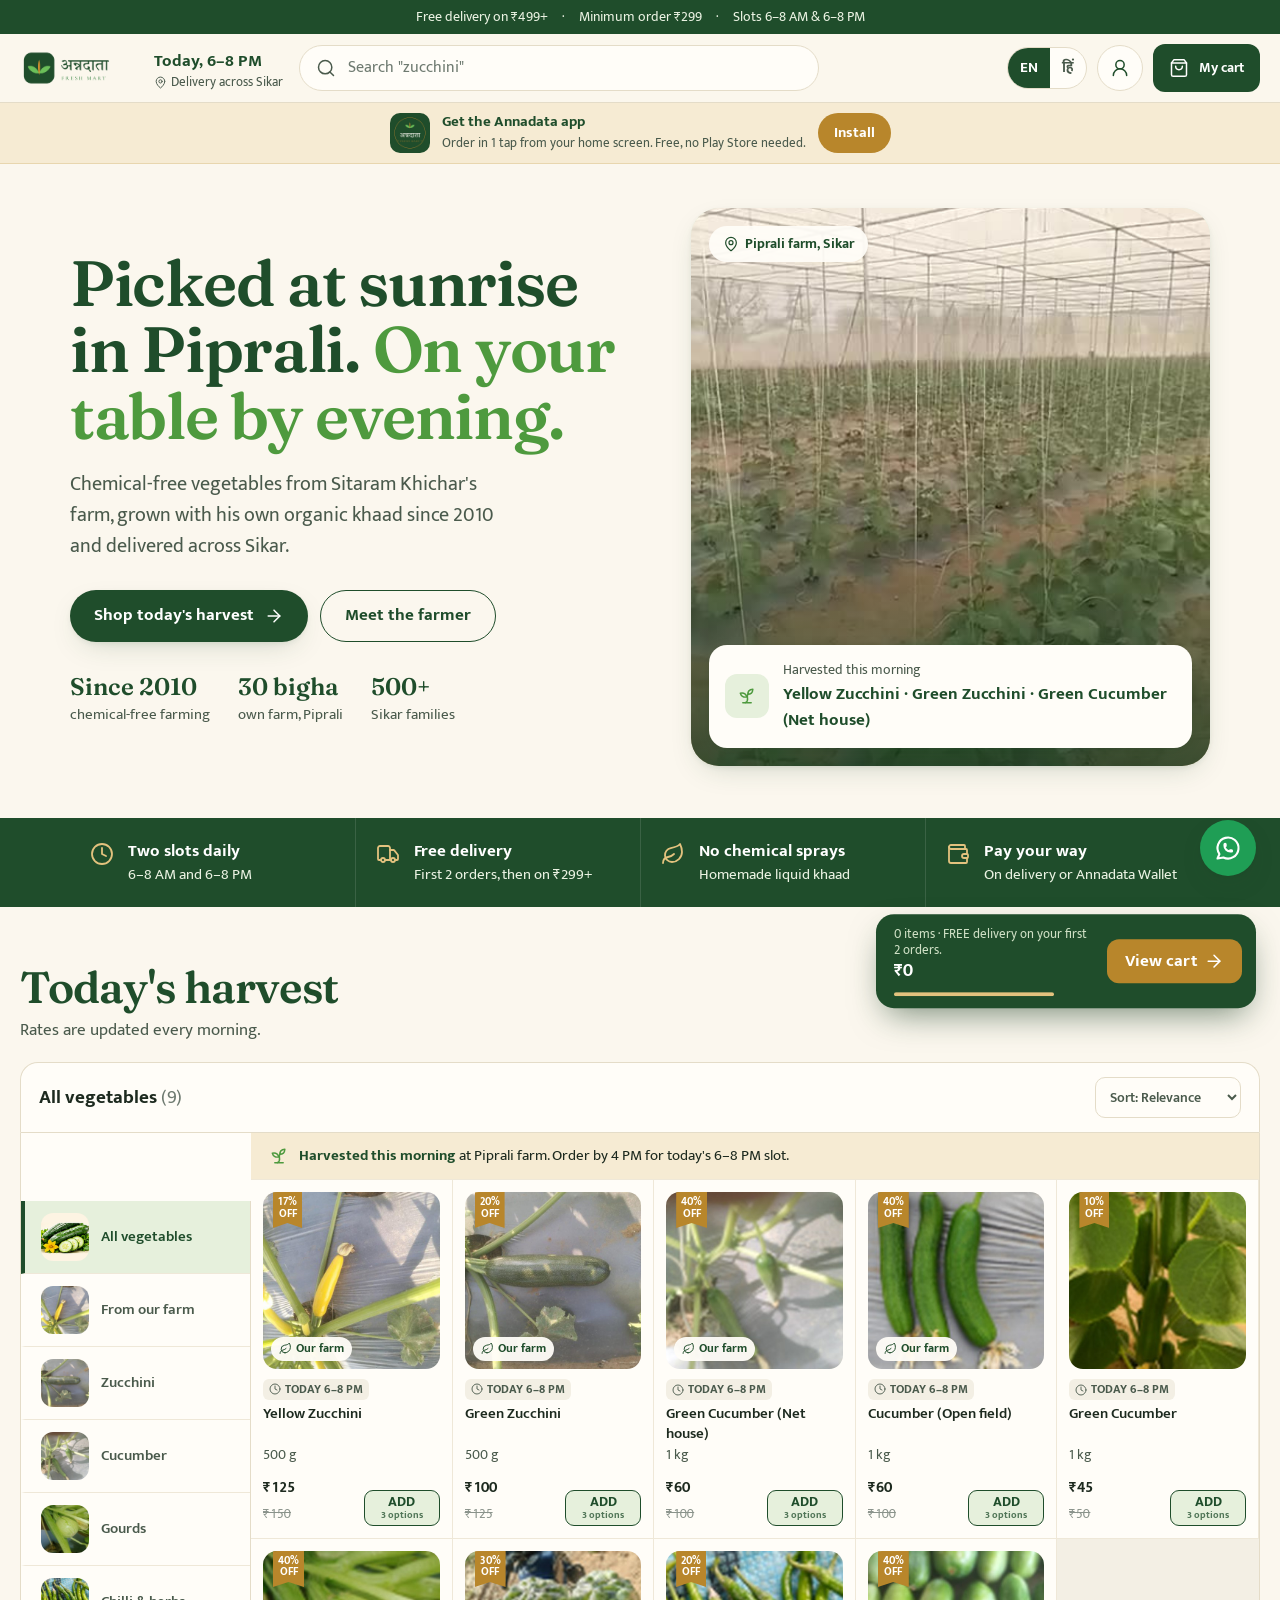
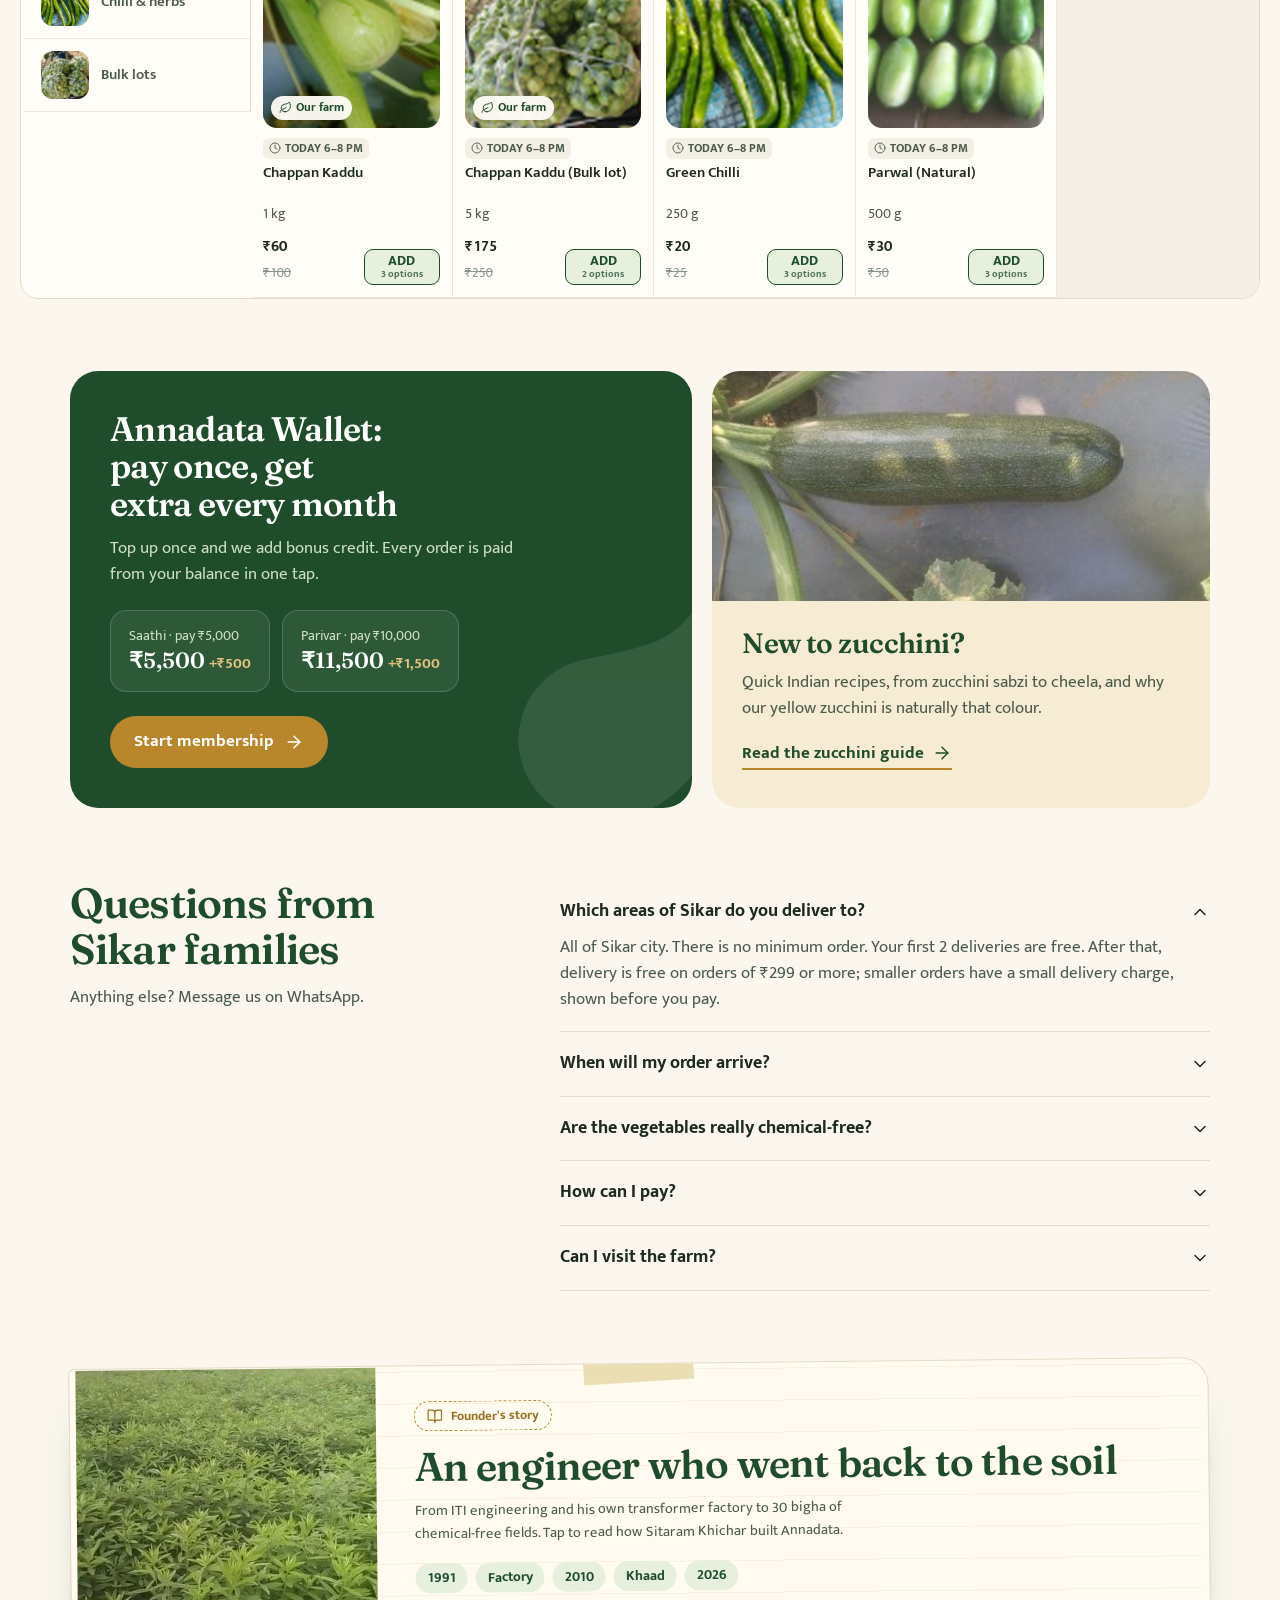
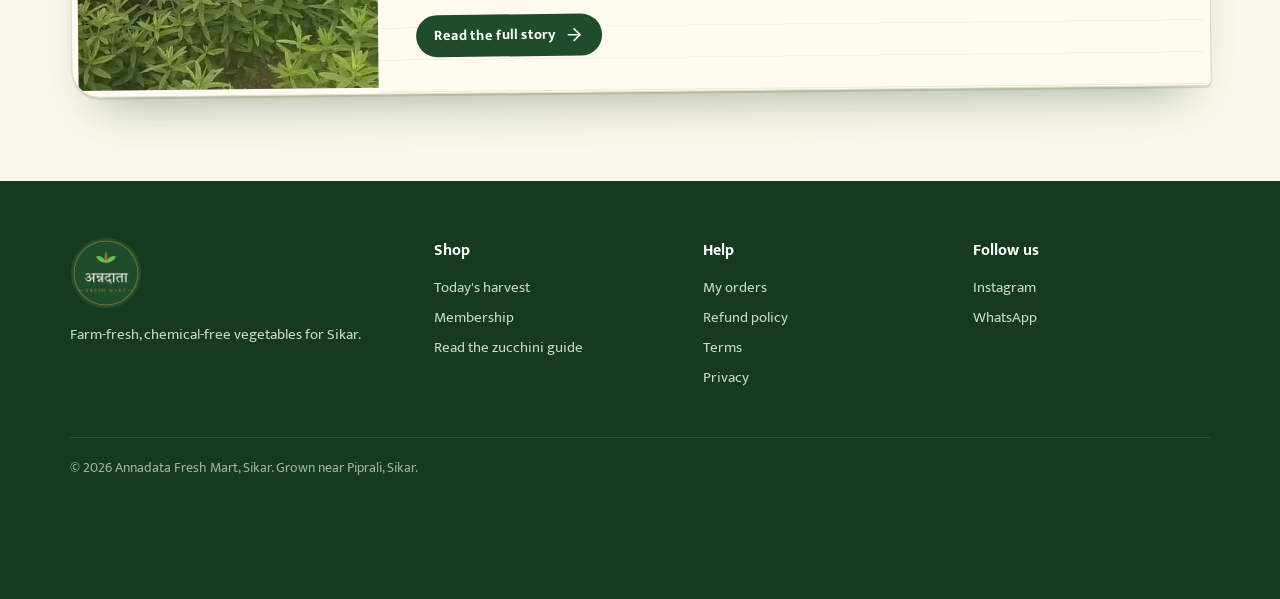
<file: index.html>
<!doctype html>
<html lang="en">
<head>
<meta charset="utf-8">
<meta name="viewport" content="width=device-width,initial-scale=1,viewport-fit=cover">
<title>Annadata Fresh Mart — Farm-fresh vegetables delivered in Sikar</title>
<meta name="description" content="Chemical-free vegetables from Sitaram Khichar's farm near Piprali, Sikar. Harvested in the morning, delivered to your home in the 6–8 AM or 6–8 PM slot.">
<meta property="og:title" content="Annadata Fresh Mart, Sikar">
<meta property="og:description" content="Farm-fresh, chemical-free vegetables delivered across Sikar.">
<meta property="og:image" content="assets/logo-badge.png">
<link rel="icon" href="assets/icon-192.png">
<link rel="manifest" href="manifest.webmanifest">
<meta name="theme-color" content="#1F4D2B">
<link rel="apple-touch-icon" href="assets/apple-touch-icon.png">
<meta name="apple-mobile-web-app-capable" content="yes">
<meta name="apple-mobile-web-app-title" content="Annadata">
<link rel="preload" href="assets/fonts/mukta-latin-400-normal.woff2" as="font" type="font/woff2" crossorigin>
<link rel="preload" href="assets/fonts/fraunces-latin-600-normal.woff2" as="font" type="font/woff2" crossorigin>
<link rel="stylesheet" href="style.css?v=8">
<script>window.__bip=null;addEventListener("beforeinstallprompt",function(e){e.preventDefault();window.__bip=e;document.dispatchEvent(new Event("af-can-install"))});</script>
<!-- Google Analytics (Google tag) -->
<script async src="https://www.googletagmanager.com/gtm.js?id=GTM-MXP9XXDD"></script>
<script>window.dataLayer=window.dataLayer||[];function gtag(){dataLayer.push(arguments);}gtag('js',new Date());</script>
<!-- Microsoft Clarity -->
<script>(function(c,l,a,r,i,t,y){c[a]=c[a]||function(){(c[a].q=c[a].q||[]).push(arguments)};t=l.createElement(r);t.async=1;t.src="https://www.clarity.ms/tag/"+i;y=l.getElementsByTagName(r)[0];y.parentNode.insertBefore(t,y);})(window,document,"clarity","script","zek0kznidj");</script>
</head>
<body>
<svg width="0" height="0" style="position:absolute" aria-hidden="true">
  <symbol id="truck" viewBox="0 0 24 24"><path d="M14 18V6a2 2 0 0 0-2-2H4a2 2 0 0 0-2 2v11a1 1 0 0 0 1 1h2"/><path d="M15 18H9"/><path d="M19 18h2a1 1 0 0 0 1-1v-3.65a1 1 0 0 0-.22-.62l-3.48-4.35A1 1 0 0 0 17.52 8H14"/><circle cx="17" cy="18" r="2"/><circle cx="7" cy="18" r="2"/></symbol>
  <symbol id="clock" viewBox="0 0 24 24"><circle cx="12" cy="12" r="10"/><path d="M12 6v6l4 2"/></symbol>
  <symbol id="leaf" viewBox="0 0 24 24"><path d="M11 20A7 7 0 0 1 9.8 6.1C15.5 5 17 4.48 19 2c1 2 2 4.18 2 8 0 5.5-4.78 10-10 10Z"/><path d="M2 21c0-3 1.85-5.36 5.08-6C9.5 14.52 12 13 13 12"/></symbol>
  <symbol id="search" viewBox="0 0 24 24"><circle cx="11" cy="11" r="8"/><path d="m21 21-4.3-4.3"/></symbol>
  <symbol id="user" viewBox="0 0 24 24"><circle cx="12" cy="8" r="5"/><path d="M20 21a8 8 0 0 0-16 0"/></symbol>
  <symbol id="bag" viewBox="0 0 24 24"><path d="M6 2 3 6v14a2 2 0 0 0 2 2h14a2 2 0 0 0 2-2V6l-3-4Z"/><path d="M3 6h18"/><path d="M16 10a4 4 0 0 1-8 0"/></symbol>
  <symbol id="pin" viewBox="0 0 24 24"><path d="M20 10c0 4.99-5.54 10.19-7.4 11.8a1 1 0 0 1-1.2 0C9.54 20.19 4 14.99 4 10a8 8 0 0 1 16 0"/><circle cx="12" cy="10" r="3"/></symbol>
  <symbol id="arrow" viewBox="0 0 24 24"><path d="M5 12h14"/><path d="m12 5 7 7-7 7"/></symbol>
  <symbol id="back" viewBox="0 0 24 24"><path d="m15 18-6-6 6-6"/></symbol>
  <symbol id="wallet" viewBox="0 0 24 24"><path d="M19 7V4a1 1 0 0 0-1-1H5a2 2 0 0 0 0 4h15a1 1 0 0 1 1 1v4h-3a2 2 0 0 0 0 4h3a1 1 0 0 0 1-1v-2a1 1 0 0 0-1-1"/><path d="M3 5v14a2 2 0 0 0 2 2h15a1 1 0 0 0 1-1v-4"/></symbol>
  <symbol id="sprout" viewBox="0 0 24 24"><path d="M7 20h10"/><path d="M10 20c5.5-2.5.8-6.4 3-10"/><path d="M9.5 9.4c1.1.8 1.8 2.2 2.3 3.7-2 .4-3.5.4-4.8-.3-1.2-.6-2.3-1.9-3-4.2 2.8-.5 4.4 0 5.5.8z"/><path d="M14.1 6a7 7 0 0 0-1.1 4c1.9-.1 3.3-.6 4.3-1.4 1-1 1.6-2.3 1.7-4.6-2.7.1-4 1-4.9 2z"/></symbol>
  <symbol id="wa" viewBox="0 0 24 24"><path d="M3 21l1.65-3.8a9 9 0 1 1 3.4 2.9L3 21"/><path d="M9 10a.5.5 0 0 0 1 0V9a.5.5 0 0 0-1 0v1a5 5 0 0 0 5 5h1a.5.5 0 0 0 0-1h-1a.5.5 0 0 0 0 1"/></symbol>
  <symbol id="chev" viewBox="0 0 24 24"><path d="m6 9 6 6 6-6"/></symbol>
  <symbol id="x" viewBox="0 0 24 24"><path d="M18 6 6 18"/><path d="m6 6 12 12"/></symbol>
  <symbol id="check" viewBox="0 0 24 24"><path d="M20 6 9 17l-5-5"/></symbol>
  <symbol id="gift" viewBox="0 0 24 24"><rect x="3" y="8" width="18" height="4" rx="1"/><path d="M12 8v13"/><path d="M19 12v7a2 2 0 0 1-2 2H7a2 2 0 0 1-2-2v-7"/><path d="M7.5 8a2.5 2.5 0 0 1 0-5A4.8 8 0 0 1 12 8a4.8 8 0 0 1 4.5-5 2.5 2.5 0 0 1 0 5"/></symbol>
  <symbol id="download" viewBox="0 0 24 24"><path d="M12 15V3"/><path d="M21 15v4a2 2 0 0 1-2 2H5a2 2 0 0 1-2-2v-4"/><path d="m7 10 5 5 5-5"/></symbol>
  <symbol id="book" viewBox="0 0 24 24"><path d="M12 7v14"/><path d="M3 18a1 1 0 0 1-1-1V4a1 1 0 0 1 1-1h5a4 4 0 0 1 4 4 4 4 0 0 1 4-4h5a1 1 0 0 1 1 1v13a1 1 0 0 1-1 1h-6a3 3 0 0 0-3 3 3 3 0 0 0-3-3z"/></symbol>
  <symbol id="mail" viewBox="0 0 24 24"><rect x="2" y="4" width="20" height="16" rx="2"/><path d="m22 7-8.97 5.7a1.94 1.94 0 0 1-2.06 0L2 7"/></symbol>
</svg>

<div class="top"><div class="wrap"><span data-t="topFree"></span><span class="hide-m">·</span><span class="hide-m" data-t="topMin"></span><span>·</span><span data-t="topSlots"></span></div></div>

<header class="hdr"><div class="wrap">
  <a class="logo" href="#top" aria-label="Annadata Fresh Mart home"><img src="assets/logo-h.png" alt="Annadata Fresh Mart" width="118" height="42"></a>
  <div class="del"><b id="nextSlot">&nbsp;</b><small><svg class="i" style="width:13px;height:13px"><use href="#pin"/></svg><span data-t="city"></span></small></div>
  <label class="search"><svg class="i"><use href="#search"/></svg><span class="sr" data-t="searchLabel"></span><input type="search" class="q-in" data-ph="searchPh" autocomplete="off"></label>
  <div class="hd-r">
    <button class="install" id="installBtn" type="button"><svg class="i" style="width:16px;height:16px"><use href="#download"/></svg><span data-t="install"></span></button>
    <div class="lang" role="group" aria-label="Language"><button type="button" data-lang="en" aria-pressed="true">EN</button><button type="button" data-lang="hi" aria-pressed="false">हिं</button></div>
    <button class="ic" type="button" id="accBtn" aria-label="My account"><svg class="i"><use href="#user"/></svg><span class="dot" id="accDot" hidden></span></button>
    <button class="cartbtn" type="button" data-open-cart><svg class="i"><use href="#bag"/></svg><span id="cartBtnTxt"></span></button>
  </div>
</div>
<div class="msearch"><label class="search"><svg class="i"><use href="#search"/></svg><span class="sr" data-t="searchLabel"></span><input type="search" class="q-in" data-ph="searchPh" autocomplete="off"></label></div>
</header>

<div class="ibar" id="ibar" hidden><img src="assets/icon-192.png" alt="" width="40" height="40"><div><b data-t="ibTitle"></b><small data-t="ibSub"></small></div><button class="btn btn-g" type="button" id="ibBtn" data-t="ibBtn"></button></div>
<main id="top">
<section class="hero"><div class="wrap">
  <div>
    <h1 data-t-html="heroTitle"></h1>
    <p class="lead" data-t="heroLead"></p>
    <div class="cta">
      <a class="btn btn-p" href="#shop"><span data-t="heroShop"></span><svg class="i"><use href="#arrow"/></svg></a>
      <button class="btn btn-o" type="button" data-open-story data-t="heroFarmer"></button>
    </div>
    <div class="facts">
      <div><b data-t="f1b"></b><span data-t="f1"></span></div>
      <div><b data-t="f2b"></b><span data-t="f2"></span></div>
      <div><b data-t="f3b"></b><span data-t="f3"></span></div>
    </div>
  </div>
  <div class="photo">
    <img src="assets/clip-polyhouse.jpg" alt="Cucumber net house at the Annadata farm near Piprali" width="480" height="858" fetchpriority="high">
    <span class="pin"><svg class="i" style="width:16px;height:16px"><use href="#pin"/></svg><span data-t="farmPin"></span></span>
    <div class="harvest"><span class="hd"><svg class="i"><use href="#sprout"/></svg></span><div><small data-t="harvestSmall"></small><strong id="harvestList"></strong></div></div>
  </div>
</div></section>

<section class="band" aria-label="Delivery promise"><div class="wrap">
  <div class="b"><svg class="i"><use href="#clock"/></svg><span><b data-t="b1b"></b><span data-t="b1"></span></span></div>
  <div class="b"><svg class="i"><use href="#truck"/></svg><span><b data-t="b2b"></b><span data-t="b2"></span></span></div>
  <div class="b"><svg class="i"><use href="#leaf"/></svg><span><b data-t="b3b"></b><span data-t="b3"></span></span></div>
  <div class="b"><svg class="i"><use href="#wallet"/></svg><span><b data-t="b4b"></b><span data-t="b4"></span></span></div>
</div></section>

<section class="shop" id="shop"><div class="shopw">
  <div class="sh-head"><div><h2 data-t="shopTitle"></h2><p data-t="shopSub"></p></div></div>
  <div class="bc"><h3><span id="catTitle" style="color:var(--ink);font-weight:700"></span> <span id="catCount"></span></h3>
    <select class="sortsel" id="sortSel" aria-label="Sort"><option value="rel" data-t="sortRel"></option><option value="low" data-t="sortLow"></option><option value="high" data-t="sortHigh"></option><option value="off" data-t="sortOff"></option></select></div>
  <div class="layout">
    <nav class="side" id="cats" aria-label="Categories"></nav>
    <div class="pgrid" id="grid" aria-live="polite"></div>
  </div>
</div></section>

<section class="duo"><div class="wrap">
  <div class="mem" id="membership">
    <svg class="leafbg" viewBox="0 0 24 24" fill="#fff" aria-hidden="true"><path d="M11 20A7 7 0 0 1 9.8 6.1C15.5 5 17 4.48 19 2c1 2 2 4.18 2 8 0 5.5-4.78 10-10 10Z"/></svg>
    <h2 data-t="memTitle"></h2>
    <p data-t="memText"></p>
    <div class="plans">
      <div class="plan"><small data-t="p1s"></small><b class="num">₹5,500</b> <em>+₹500</em></div>
      <div class="plan"><small data-t="p2s"></small><b class="num">₹11,500</b> <em>+₹1,500</em></div>
    </div>
    <button class="btn btn-g" type="button" data-open-member><span data-t="memBtn"></span><svg class="i"><use href="#arrow"/></svg></button>
  </div>
  <div class="guide">
    <img src="assets/zucchini-green.jpg" alt="" loading="lazy" width="480" height="480">
    <div><h2 data-t="gTitle"></h2><p data-t="gText"></p><a class="lnk" href="zucchini.html"><span data-t="gLink"></span><svg class="i"><use href="#arrow"/></svg></a></div>
  </div>
</div></section>

<section class="faq"><div class="wrap">
  <div><h2 data-t="faqTitle"></h2><p class="lead" data-t="faqSub"></p></div>
  <div id="faqList"></div>
</div></section>

<section class="founder"><div class="wrap">
  <button class="pamph" type="button" data-open-story aria-label="Read the story of Sitaram Khichar">
    <span class="tape" aria-hidden="true"></span>
    <span class="ph"><img src="assets/clip-field.jpg" alt="" loading="lazy" width="480" height="860"></span>
    <span class="tx">
      <span class="stamp"><svg class="i" style="width:16px;height:16px"><use href="#book"/></svg><span data-t="pStamp"></span></span>
      <h2 data-t="pTitle"></h2>
      <p data-t="pText"></p>
      <span class="yrs"><span>1991</span><span data-t="pY2"></span><span>2010</span><span data-t="pY4"></span><span>2026</span></span>
      <span class="tap"><span data-t="pTap"></span><svg class="i"><use href="#arrow"/></svg></span>
    </span>
  </button>
</div></section>
</main>

<footer><div class="wrap">
  <div class="fb"><img src="assets/logo-badge.png" alt="Annadata Fresh Mart" loading="lazy" width="72" height="72"><p data-t="footTag"></p></div>
  <div><h4 data-t="fShop"></h4><ul><li><a href="#shop" data-t="fHarvest"></a></li><li><a href="#" data-open-member data-t="fMember"></a></li><li><a href="zucchini.html" data-t="gLink"></a></li></ul></div>
  <div><h4 data-t="fHelp"></h4><ul><li><a href="#" data-open-orders data-t="fOrders"></a></li><li><a href="refund.html" data-t="fRefund"></a></li><li><a href="terms.html" data-t="fTerms"></a></li><li><a href="privacy.html" data-t="fPrivacy"></a></li></ul></div>
  <div><h4 data-t="fFollow"></h4><ul id="socialList"></ul></div>
  <p class="copy">© 2026 Annadata Fresh Mart, Sikar. <span data-t="fCopy"></span></p>
</div></footer>

<a class="wa" id="waFab" href="#" target="_blank" rel="noopener" aria-label="WhatsApp us"><svg class="i" style="width:28px;height:28px"><use href="#wa"/></svg></a>
<div class="mbar" id="mbar"><div style="min-width:0"><small id="mbarSmall"></small><b class="num" id="mbarTotal"></b><div class="prog"><i id="mbarProg"></i></div></div><button class="go" type="button" data-open-cart><span data-t="viewCart"></span><svg class="i"><use href="#arrow"/></svg></button></div>

<div class="ov" id="ov"></div>

<aside class="drawer" id="cartDrawer" aria-hidden="true" aria-labelledby="cartTitle" role="dialog">
  <div class="dh"><button class="x" type="button" id="cartBack" hidden aria-label="Back"><svg class="i"><use href="#back"/></svg></button><h3 id="cartTitle"></h3><button class="x" type="button" data-close aria-label="Close"><svg class="i"><use href="#x"/></svg></button></div>
  <div class="db" id="cartBody"></div>
  <div class="df" id="cartFoot"></div>
</aside>

<aside class="drawer" id="accDrawer" aria-hidden="true" aria-labelledby="accTitle" role="dialog">
  <div class="dh"><h3 id="accTitle" data-t="myAccount"></h3><button class="x" type="button" data-close aria-label="Close"><svg class="i"><use href="#x"/></svg></button></div>
  <div class="db" id="accBody"></div>
</aside>

<div class="sheet" id="trackSheet" role="dialog" aria-modal="true" aria-labelledby="trackTitle"><button class="x" type="button" data-close aria-label="Close"><svg class="i"><use href="#x"/></svg></button><h4 id="trackTitle"></h4><p class="sub" id="trackSub"></p><div id="trackMap" class="trackmap"></div><p class="sub" id="trackUpd" style="margin-top:8px"></p></div>
<div class="sheet" id="optSheet" role="dialog" aria-modal="true" aria-labelledby="optTitle"><button class="x" type="button" data-close aria-label="Close"><svg class="i"><use href="#x"/></svg></button><h4 id="optTitle"></h4><p class="sub" id="optSub"></p><div id="optList"></div></div>

<div class="modal" id="loginModal" role="dialog" aria-modal="true" aria-labelledby="loginTitle"><div class="card">
  <button class="x" type="button" data-close aria-label="Close"><svg class="i"><use href="#x"/></svg></button>
  <div id="loginBody"></div>
</div></div>

<section class="story" id="story" aria-hidden="true" role="dialog" aria-label="Story of Sitaram Khichar">
  <div class="story-top"><img src="assets/logo-h.png" alt="Annadata Fresh Mart"><button class="x" type="button" data-close-story aria-label="Close story"><svg class="i"><use href="#x"/></svg></button></div>
  <div class="story-hero">
    <video id="storyVid" muted loop playsinline preload="none" poster="assets/clip-field.jpg"><source src="assets/clip-field.mp4" type="video/mp4"></video>
    <div class="cap"><h2 data-t="sTitle"></h2><p data-t="sLead"></p></div>
  </div>
  <div class="story-body">
    <p data-t="sIntro"></p>
    <ol class="tl" id="timeline"></ol>
    <div class="story-gal"><img src="assets/clip-polyhouse.jpg" alt="Net house with cucumber vines" loading="lazy"><img src="assets/clip-seedlings.jpg" alt="Seedlings at the farm" loading="lazy"></div>
    <div class="cta"><button class="btn btn-p" type="button" data-close-story data-goto-shop><span data-t="sShop"></span><svg class="i"><use href="#arrow"/></svg></button><a class="btn btn-o" id="mapLink" href="#" target="_blank" rel="noopener" data-t="sMap"></a></div>
  </div>
</section>

<div class="sheet" id="instSheet" role="dialog" aria-modal="true" aria-labelledby="instTitle"><button class="x" type="button" data-close aria-label="Close"><svg class="i"><use href="#x"/></svg></button><h4 id="instTitle" data-t="ihTitle"></h4><p class="sub" data-t="ihSub"></p><div id="instNow"></div><ol class="isteps" id="instSteps"></ol></div>
<div class="toast" id="toast" role="status" aria-live="polite"></div>

<script src="assets/supabase.js"></script>
<script src="assets/map.js?v=2"></script>
<script src="config.js?v=8"></script>
<script src="app.js?v=8"></script>
<script>if("serviceWorker" in navigator){addEventListener("load",()=>navigator.serviceWorker.register("sw.js").catch(()=>{}))}</script>
</body>
</html>
</file>
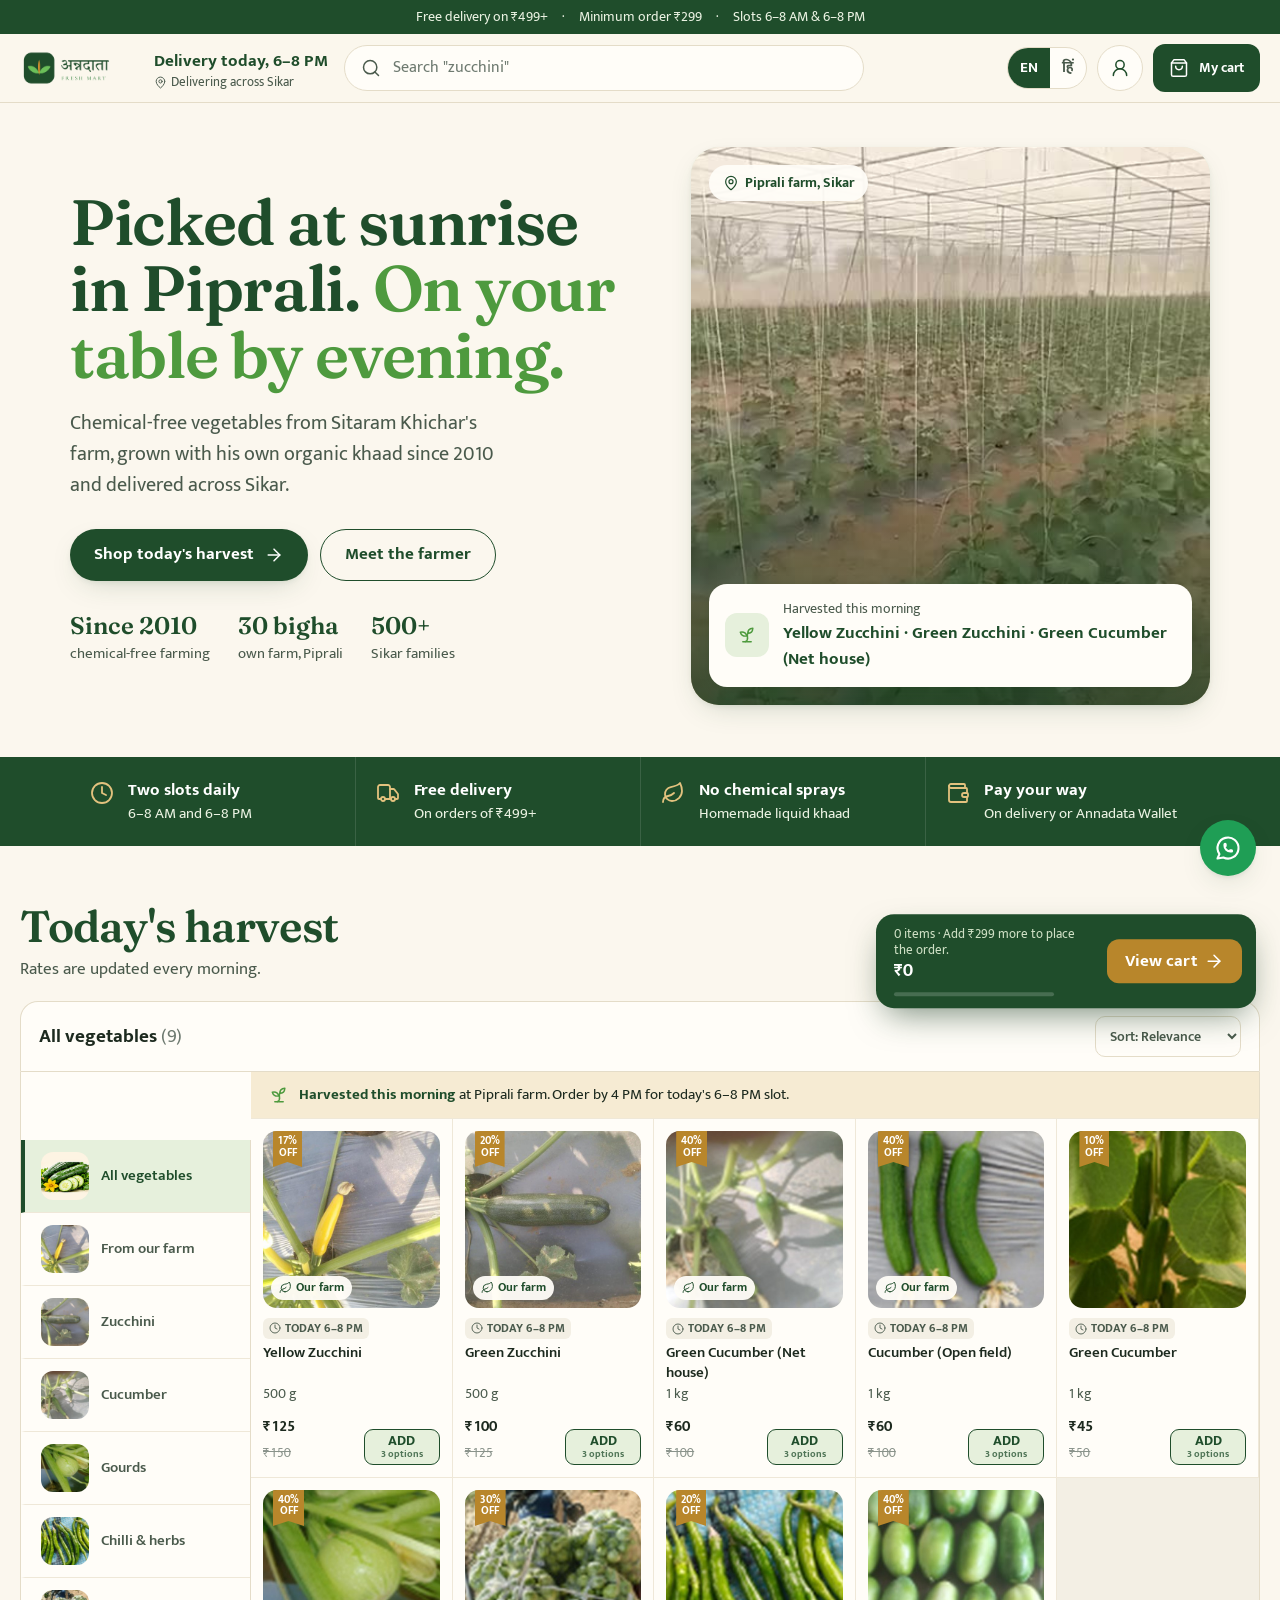
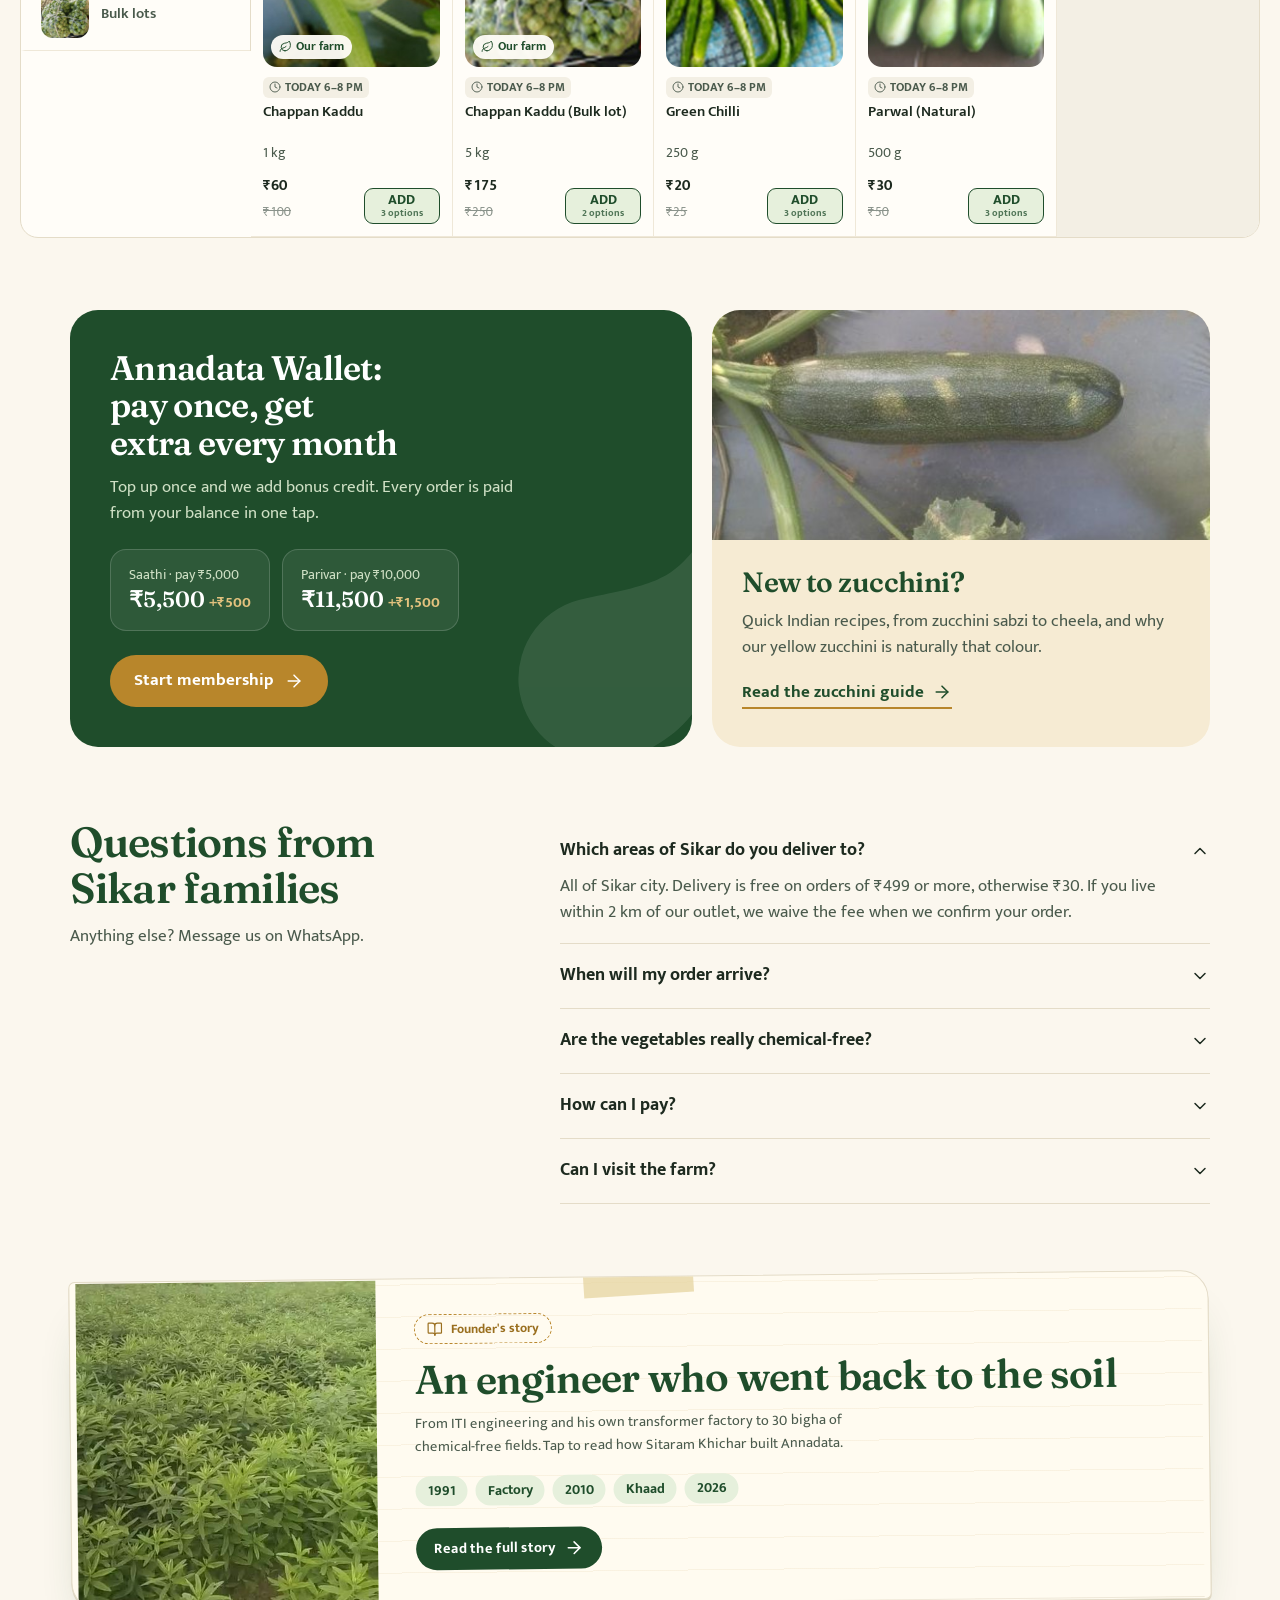
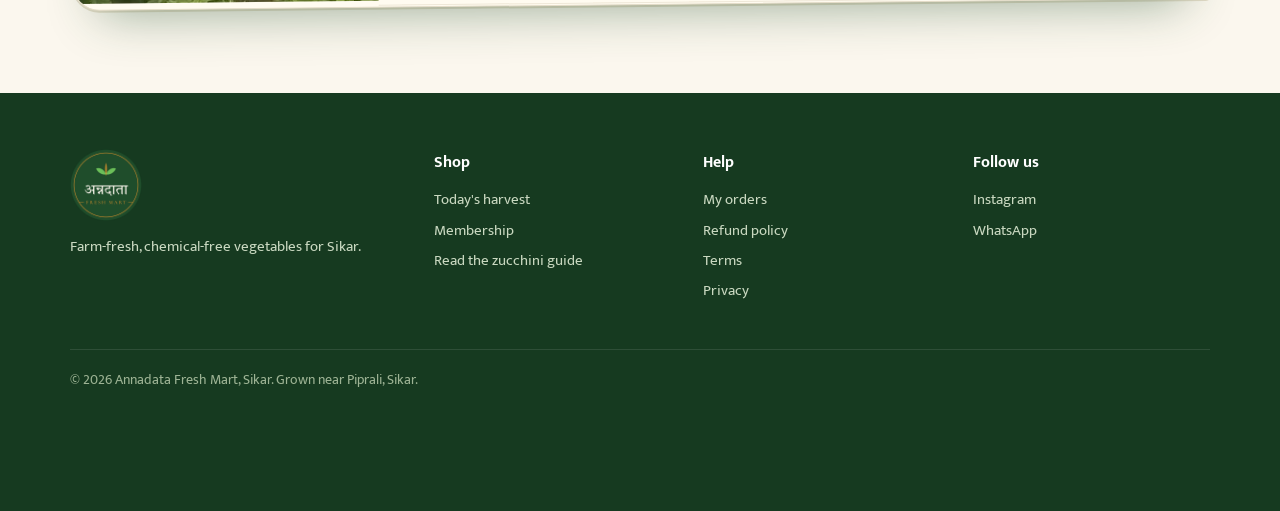
<file: site/index.html>
<!doctype html>
<html lang="en">
<head>
<meta charset="utf-8">
<meta name="viewport" content="width=device-width,initial-scale=1,viewport-fit=cover">
<title>Annadata Fresh Mart — Farm-fresh vegetables delivered in Sikar</title>
<meta name="description" content="Chemical-free vegetables from Sitaram Khichar's farm near Piprali, Sikar. Harvested in the morning, delivered to your home in the 6–8 AM or 6–8 PM slot.">
<meta property="og:title" content="Annadata Fresh Mart, Sikar">
<meta property="og:description" content="Farm-fresh, chemical-free vegetables delivered across Sikar.">
<meta property="og:image" content="assets/logo-badge.png">
<link rel="icon" href="assets/icon-192.png">
<link rel="manifest" href="manifest.webmanifest">
<meta name="theme-color" content="#1F4D2B">
<link rel="apple-touch-icon" href="assets/apple-touch-icon.png">
<meta name="apple-mobile-web-app-capable" content="yes">
<meta name="apple-mobile-web-app-title" content="Annadata">
<link rel="preload" href="assets/fonts/mukta-latin-400-normal.woff2" as="font" type="font/woff2" crossorigin>
<link rel="preload" href="assets/fonts/fraunces-latin-600-normal.woff2" as="font" type="font/woff2" crossorigin>
<link rel="stylesheet" href="style.css?v=2">
</head>
<body>
<svg width="0" height="0" style="position:absolute" aria-hidden="true">
  <symbol id="truck" viewBox="0 0 24 24"><path d="M14 18V6a2 2 0 0 0-2-2H4a2 2 0 0 0-2 2v11a1 1 0 0 0 1 1h2"/><path d="M15 18H9"/><path d="M19 18h2a1 1 0 0 0 1-1v-3.65a1 1 0 0 0-.22-.62l-3.48-4.35A1 1 0 0 0 17.52 8H14"/><circle cx="17" cy="18" r="2"/><circle cx="7" cy="18" r="2"/></symbol>
  <symbol id="clock" viewBox="0 0 24 24"><circle cx="12" cy="12" r="10"/><path d="M12 6v6l4 2"/></symbol>
  <symbol id="leaf" viewBox="0 0 24 24"><path d="M11 20A7 7 0 0 1 9.8 6.1C15.5 5 17 4.48 19 2c1 2 2 4.18 2 8 0 5.5-4.78 10-10 10Z"/><path d="M2 21c0-3 1.85-5.36 5.08-6C9.5 14.52 12 13 13 12"/></symbol>
  <symbol id="search" viewBox="0 0 24 24"><circle cx="11" cy="11" r="8"/><path d="m21 21-4.3-4.3"/></symbol>
  <symbol id="user" viewBox="0 0 24 24"><circle cx="12" cy="8" r="5"/><path d="M20 21a8 8 0 0 0-16 0"/></symbol>
  <symbol id="bag" viewBox="0 0 24 24"><path d="M6 2 3 6v14a2 2 0 0 0 2 2h14a2 2 0 0 0 2-2V6l-3-4Z"/><path d="M3 6h18"/><path d="M16 10a4 4 0 0 1-8 0"/></symbol>
  <symbol id="pin" viewBox="0 0 24 24"><path d="M20 10c0 4.99-5.54 10.19-7.4 11.8a1 1 0 0 1-1.2 0C9.54 20.19 4 14.99 4 10a8 8 0 0 1 16 0"/><circle cx="12" cy="10" r="3"/></symbol>
  <symbol id="arrow" viewBox="0 0 24 24"><path d="M5 12h14"/><path d="m12 5 7 7-7 7"/></symbol>
  <symbol id="back" viewBox="0 0 24 24"><path d="m15 18-6-6 6-6"/></symbol>
  <symbol id="wallet" viewBox="0 0 24 24"><path d="M19 7V4a1 1 0 0 0-1-1H5a2 2 0 0 0 0 4h15a1 1 0 0 1 1 1v4h-3a2 2 0 0 0 0 4h3a1 1 0 0 0 1-1v-2a1 1 0 0 0-1-1"/><path d="M3 5v14a2 2 0 0 0 2 2h15a1 1 0 0 0 1-1v-4"/></symbol>
  <symbol id="sprout" viewBox="0 0 24 24"><path d="M7 20h10"/><path d="M10 20c5.5-2.5.8-6.4 3-10"/><path d="M9.5 9.4c1.1.8 1.8 2.2 2.3 3.7-2 .4-3.5.4-4.8-.3-1.2-.6-2.3-1.9-3-4.2 2.8-.5 4.4 0 5.5.8z"/><path d="M14.1 6a7 7 0 0 0-1.1 4c1.9-.1 3.3-.6 4.3-1.4 1-1 1.6-2.3 1.7-4.6-2.7.1-4 1-4.9 2z"/></symbol>
  <symbol id="wa" viewBox="0 0 24 24"><path d="M3 21l1.65-3.8a9 9 0 1 1 3.4 2.9L3 21"/><path d="M9 10a.5.5 0 0 0 1 0V9a.5.5 0 0 0-1 0v1a5 5 0 0 0 5 5h1a.5.5 0 0 0 0-1h-1a.5.5 0 0 0 0 1"/></symbol>
  <symbol id="chev" viewBox="0 0 24 24"><path d="m6 9 6 6 6-6"/></symbol>
  <symbol id="x" viewBox="0 0 24 24"><path d="M18 6 6 18"/><path d="m6 6 12 12"/></symbol>
  <symbol id="check" viewBox="0 0 24 24"><path d="M20 6 9 17l-5-5"/></symbol>
  <symbol id="gift" viewBox="0 0 24 24"><rect x="3" y="8" width="18" height="4" rx="1"/><path d="M12 8v13"/><path d="M19 12v7a2 2 0 0 1-2 2H7a2 2 0 0 1-2-2v-7"/><path d="M7.5 8a2.5 2.5 0 0 1 0-5A4.8 8 0 0 1 12 8a4.8 8 0 0 1 4.5-5 2.5 2.5 0 0 1 0 5"/></symbol>
  <symbol id="download" viewBox="0 0 24 24"><path d="M12 15V3"/><path d="M21 15v4a2 2 0 0 1-2 2H5a2 2 0 0 1-2-2v-4"/><path d="m7 10 5 5 5-5"/></symbol>
  <symbol id="book" viewBox="0 0 24 24"><path d="M12 7v14"/><path d="M3 18a1 1 0 0 1-1-1V4a1 1 0 0 1 1-1h5a4 4 0 0 1 4 4 4 4 0 0 1 4-4h5a1 1 0 0 1 1 1v13a1 1 0 0 1-1 1h-6a3 3 0 0 0-3 3 3 3 0 0 0-3-3z"/></symbol>
  <symbol id="mail" viewBox="0 0 24 24"><rect x="2" y="4" width="20" height="16" rx="2"/><path d="m22 7-8.97 5.7a1.94 1.94 0 0 1-2.06 0L2 7"/></symbol>
</svg>

<div class="top"><div class="wrap"><span data-t="topFree"></span><span class="hide-m">·</span><span class="hide-m" data-t="topMin"></span><span>·</span><span data-t="topSlots"></span></div></div>

<header class="hdr"><div class="wrap">
  <a class="logo" href="#top" aria-label="Annadata Fresh Mart home"><img src="assets/logo-h.png" alt="Annadata Fresh Mart" width="118" height="42"></a>
  <div class="del"><b id="nextSlot">&nbsp;</b><small><svg class="i" style="width:13px;height:13px"><use href="#pin"/></svg><span data-t="city"></span></small></div>
  <label class="search"><svg class="i"><use href="#search"/></svg><span class="sr" data-t="searchLabel"></span><input type="search" class="q-in" data-ph="searchPh" autocomplete="off"></label>
  <div class="hd-r">
    <button class="install" id="installBtn" type="button"><svg class="i" style="width:16px;height:16px"><use href="#download"/></svg><span data-t="install"></span></button>
    <div class="lang" role="group" aria-label="Language"><button type="button" data-lang="en" aria-pressed="true">EN</button><button type="button" data-lang="hi" aria-pressed="false">हिं</button></div>
    <button class="ic" type="button" id="accBtn" aria-label="My account"><svg class="i"><use href="#user"/></svg><span class="dot" id="accDot" hidden></span></button>
    <button class="cartbtn" type="button" data-open-cart><svg class="i"><use href="#bag"/></svg><span id="cartBtnTxt"></span></button>
  </div>
</div>
<div class="msearch"><label class="search"><svg class="i"><use href="#search"/></svg><span class="sr" data-t="searchLabel"></span><input type="search" class="q-in" data-ph="searchPh" autocomplete="off"></label></div>
</header>

<main id="top">
<section class="hero"><div class="wrap">
  <div>
    <h1 data-t-html="heroTitle"></h1>
    <p class="lead" data-t="heroLead"></p>
    <div class="cta">
      <a class="btn btn-p" href="#shop"><span data-t="heroShop"></span><svg class="i"><use href="#arrow"/></svg></a>
      <button class="btn btn-o" type="button" data-open-story data-t="heroFarmer"></button>
    </div>
    <div class="facts">
      <div><b data-t="f1b"></b><span data-t="f1"></span></div>
      <div><b data-t="f2b"></b><span data-t="f2"></span></div>
      <div><b data-t="f3b"></b><span data-t="f3"></span></div>
    </div>
  </div>
  <div class="photo">
    <img src="assets/clip-polyhouse.jpg" alt="Cucumber net house at the Annadata farm near Piprali" width="480" height="858" fetchpriority="high">
    <span class="pin"><svg class="i" style="width:16px;height:16px"><use href="#pin"/></svg><span data-t="farmPin"></span></span>
    <div class="harvest"><span class="hd"><svg class="i"><use href="#sprout"/></svg></span><div><small data-t="harvestSmall"></small><strong id="harvestList"></strong></div></div>
  </div>
</div></section>

<section class="band" aria-label="Delivery promise"><div class="wrap">
  <div class="b"><svg class="i"><use href="#clock"/></svg><span><b data-t="b1b"></b><span data-t="b1"></span></span></div>
  <div class="b"><svg class="i"><use href="#truck"/></svg><span><b data-t="b2b"></b><span data-t="b2"></span></span></div>
  <div class="b"><svg class="i"><use href="#leaf"/></svg><span><b data-t="b3b"></b><span data-t="b3"></span></span></div>
  <div class="b"><svg class="i"><use href="#wallet"/></svg><span><b data-t="b4b"></b><span data-t="b4"></span></span></div>
</div></section>

<section class="shop" id="shop"><div class="shopw">
  <div class="sh-head"><div><h2 data-t="shopTitle"></h2><p data-t="shopSub"></p></div></div>
  <div class="bc"><h3><span id="catTitle" style="color:var(--ink);font-weight:700"></span> <span id="catCount"></span></h3>
    <select class="sortsel" id="sortSel" aria-label="Sort"><option value="rel" data-t="sortRel"></option><option value="low" data-t="sortLow"></option><option value="high" data-t="sortHigh"></option><option value="off" data-t="sortOff"></option></select></div>
  <div class="layout">
    <nav class="side" id="cats" aria-label="Categories"></nav>
    <div class="pgrid" id="grid" aria-live="polite"></div>
  </div>
</div></section>

<section class="duo"><div class="wrap">
  <div class="mem" id="membership">
    <svg class="leafbg" viewBox="0 0 24 24" fill="#fff" aria-hidden="true"><path d="M11 20A7 7 0 0 1 9.8 6.1C15.5 5 17 4.48 19 2c1 2 2 4.18 2 8 0 5.5-4.78 10-10 10Z"/></svg>
    <h2 data-t="memTitle"></h2>
    <p data-t="memText"></p>
    <div class="plans">
      <div class="plan"><small data-t="p1s"></small><b class="num">₹5,500</b> <em>+₹500</em></div>
      <div class="plan"><small data-t="p2s"></small><b class="num">₹11,500</b> <em>+₹1,500</em></div>
    </div>
    <button class="btn btn-g" type="button" data-open-member><span data-t="memBtn"></span><svg class="i"><use href="#arrow"/></svg></button>
  </div>
  <div class="guide">
    <img src="assets/zucchini-green.jpg" alt="" loading="lazy" width="480" height="480">
    <div><h2 data-t="gTitle"></h2><p data-t="gText"></p><a class="lnk" href="zucchini.html"><span data-t="gLink"></span><svg class="i"><use href="#arrow"/></svg></a></div>
  </div>
</div></section>

<section class="faq"><div class="wrap">
  <div><h2 data-t="faqTitle"></h2><p class="lead" data-t="faqSub"></p></div>
  <div id="faqList"></div>
</div></section>

<section class="founder"><div class="wrap">
  <button class="pamph" type="button" data-open-story aria-label="Read the story of Sitaram Khichar">
    <span class="tape" aria-hidden="true"></span>
    <span class="ph"><img src="assets/clip-field.jpg" alt="" loading="lazy" width="480" height="860"></span>
    <span class="tx">
      <span class="stamp"><svg class="i" style="width:16px;height:16px"><use href="#book"/></svg><span data-t="pStamp"></span></span>
      <h2 data-t="pTitle"></h2>
      <p data-t="pText"></p>
      <span class="yrs"><span>1991</span><span data-t="pY2"></span><span>2010</span><span data-t="pY4"></span><span>2026</span></span>
      <span class="tap"><span data-t="pTap"></span><svg class="i"><use href="#arrow"/></svg></span>
    </span>
  </button>
</div></section>
</main>

<footer><div class="wrap">
  <div class="fb"><img src="assets/logo-badge.png" alt="Annadata Fresh Mart" loading="lazy" width="72" height="72"><p data-t="footTag"></p></div>
  <div><h4 data-t="fShop"></h4><ul><li><a href="#shop" data-t="fHarvest"></a></li><li><a href="#" data-open-member data-t="fMember"></a></li><li><a href="zucchini.html" data-t="gLink"></a></li></ul></div>
  <div><h4 data-t="fHelp"></h4><ul><li><a href="#" data-open-orders data-t="fOrders"></a></li><li><a href="refund.html" data-t="fRefund"></a></li><li><a href="terms.html" data-t="fTerms"></a></li><li><a href="privacy.html" data-t="fPrivacy"></a></li></ul></div>
  <div><h4 data-t="fFollow"></h4><ul id="socialList"></ul></div>
  <p class="copy">© 2026 Annadata Fresh Mart, Sikar. <span data-t="fCopy"></span></p>
</div></footer>

<a class="wa" id="waFab" href="#" target="_blank" rel="noopener" aria-label="WhatsApp us"><svg class="i" style="width:28px;height:28px"><use href="#wa"/></svg></a>
<div class="mbar" id="mbar"><div style="min-width:0"><small id="mbarSmall"></small><b class="num" id="mbarTotal"></b><div class="prog"><i id="mbarProg"></i></div></div><button class="go" type="button" data-open-cart><span data-t="viewCart"></span><svg class="i"><use href="#arrow"/></svg></button></div>

<div class="ov" id="ov"></div>

<aside class="drawer" id="cartDrawer" aria-hidden="true" aria-labelledby="cartTitle" role="dialog">
  <div class="dh"><button class="x" type="button" id="cartBack" hidden aria-label="Back"><svg class="i"><use href="#back"/></svg></button><h3 id="cartTitle"></h3><button class="x" type="button" data-close aria-label="Close"><svg class="i"><use href="#x"/></svg></button></div>
  <div class="db" id="cartBody"></div>
  <div class="df" id="cartFoot"></div>
</aside>

<aside class="drawer" id="accDrawer" aria-hidden="true" aria-labelledby="accTitle" role="dialog">
  <div class="dh"><h3 id="accTitle" data-t="myAccount"></h3><button class="x" type="button" data-close aria-label="Close"><svg class="i"><use href="#x"/></svg></button></div>
  <div class="db" id="accBody"></div>
</aside>

<div class="sheet" id="optSheet" role="dialog" aria-modal="true" aria-labelledby="optTitle"><button class="x" type="button" data-close aria-label="Close"><svg class="i"><use href="#x"/></svg></button><h4 id="optTitle"></h4><p class="sub" id="optSub"></p><div id="optList"></div></div>

<div class="modal" id="loginModal" role="dialog" aria-modal="true" aria-labelledby="loginTitle"><div class="card">
  <button class="x" type="button" data-close aria-label="Close"><svg class="i"><use href="#x"/></svg></button>
  <div id="loginBody"></div>
</div></div>

<section class="story" id="story" aria-hidden="true" role="dialog" aria-label="Story of Sitaram Khichar">
  <div class="story-top"><img src="assets/logo-h.png" alt="Annadata Fresh Mart"><button class="x" type="button" data-close-story aria-label="Close story"><svg class="i"><use href="#x"/></svg></button></div>
  <div class="story-hero">
    <video id="storyVid" muted loop playsinline preload="none" poster="assets/clip-field.jpg"><source src="assets/clip-field.mp4" type="video/mp4"></video>
    <div class="cap"><h2 data-t="sTitle"></h2><p data-t="sLead"></p></div>
  </div>
  <div class="story-body">
    <p data-t="sIntro"></p>
    <ol class="tl" id="timeline"></ol>
    <div class="story-gal"><img src="assets/clip-polyhouse.jpg" alt="Net house with cucumber vines" loading="lazy"><img src="assets/clip-seedlings.jpg" alt="Seedlings at the farm" loading="lazy"></div>
    <div class="cta"><button class="btn btn-p" type="button" data-close-story data-goto-shop><span data-t="sShop"></span><svg class="i"><use href="#arrow"/></svg></button><a class="btn btn-o" id="mapLink" href="#" target="_blank" rel="noopener" data-t="sMap"></a></div>
  </div>
</section>

<div class="toast" id="toast" role="status" aria-live="polite"></div>

<script src="assets/supabase.js"></script>
<script src="config.js?v=2"></script>
<script src="app.js?v=2"></script>
<script>if("serviceWorker" in navigator){addEventListener("load",()=>navigator.serviceWorker.register("sw.js").catch(()=>{}))}</script>
</body>
</html>
</file>
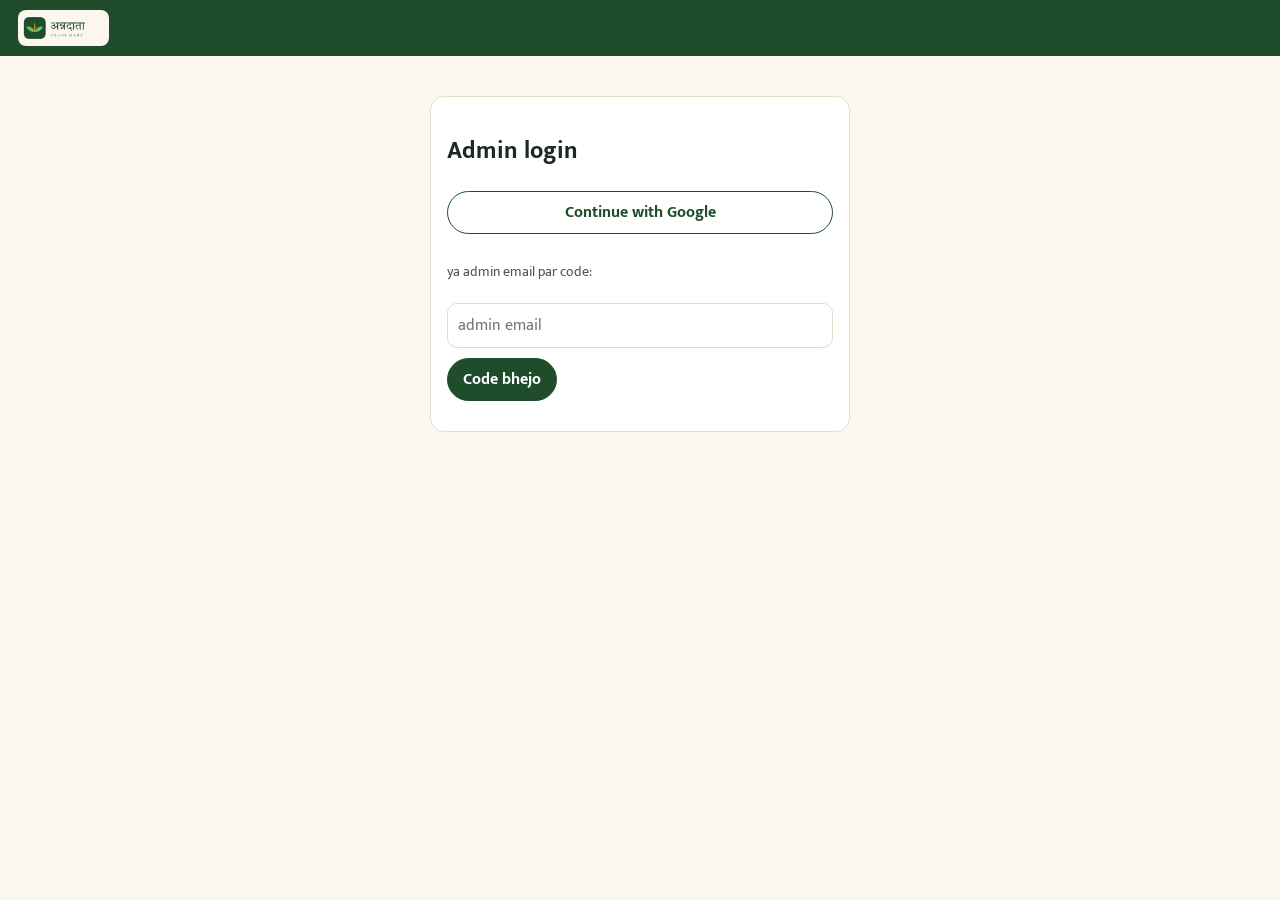
<file: admin.html>
<!doctype html>
<html lang="hi">
<head>
<meta charset="utf-8">
<meta name="viewport" content="width=device-width, initial-scale=1">
<meta name="robots" content="noindex">
<title>Admin — Annadata Fresh Mart</title>
<link rel="icon" href="assets/icon-192.png">
<style>
@font-face{font-family:Mukta;font-weight:400;src:url(assets/fonts/mukta-latin-400-normal.woff2)}
@font-face{font-family:Mukta;font-weight:700;src:url(assets/fonts/mukta-latin-700-normal.woff2)}
@font-face{font-family:Mukta;font-weight:400;src:url(assets/fonts/mukta-devanagari-400-normal.woff2);unicode-range:U+0900-097F}
@font-face{font-family:Mukta;font-weight:700;src:url(assets/fonts/mukta-devanagari-700-normal.woff2);unicode-range:U+0900-097F}
:root{--deep:#1F4D2B;--leaf:#4E9A3E;--soft:#E6F0DC;--gold:#B8862B;--cream:#FBF7EE;--line:#E4DCC8;--muted:#4A5A4C;--red:#B23A2A}
*{box-sizing:border-box}body{margin:0;background:var(--cream);font-family:Mukta,system-ui,sans-serif;color:#1D2A1F;font-size:16px}
header{background:var(--deep);color:#fff;padding:10px 18px;display:flex;justify-content:space-between;align-items:center;gap:10px;flex-wrap:wrap;position:sticky;top:0;z-index:5}
header img{height:36px;background:var(--cream);border-radius:8px;padding:3px}
header small{opacity:.85}
main{width:min(100% - 24px,1100px);margin:16px auto 60px}
.tabs{display:flex;gap:8px;flex-wrap:wrap;margin-bottom:14px}
button,.btn{font:inherit;cursor:pointer}
.tabs button,.btn{border:1.5px solid var(--deep);background:#fff;color:var(--deep);border-radius:999px;padding:7px 15px;font-weight:700;text-decoration:none;display:inline-block}
.tabs button[aria-selected=true],.btn.p{background:var(--deep);color:#fff}
.btn.g{background:var(--gold);border-color:var(--gold);color:#fff}.btn.r{border-color:var(--red);color:var(--red)}.btn.s{padding:4px 11px;font-size:14px}
.smap{height:300px;border-radius:12px;border:1px solid var(--line);margin:10px 0}.slab{display:flex;gap:8px;align-items:center;margin:6px 0}.slab input{width:90px}
.card{background:#fff;border:1px solid var(--line);border-radius:14px;padding:14px 16px;margin-bottom:10px}
.row{display:flex;justify-content:space-between;gap:10px;flex-wrap:wrap;align-items:center}
.sub{color:var(--muted);font-size:14px}.b{font-weight:700}
.badge{font-size:13px;font-weight:700;padding:2px 10px;border-radius:999px;background:var(--soft);color:var(--deep);white-space:nowrap}
.badge.w{background:#F6EBD3;color:#8A5A12}.badge.n{background:#FBE9DF;color:#8A3A16}
input,select,textarea{font:inherit;padding:8px 10px;border:1.5px solid var(--line);border-radius:10px;background:#fff;max-width:100%}
.err{color:var(--red);font-weight:600}
.login{max-width:420px;margin:40px auto}
.login input{width:100%;margin:6px 0 10px}
.stats{display:grid;grid-template-columns:repeat(auto-fit,minmax(150px,1fr));gap:10px;margin-bottom:14px}
.stat{background:#fff;border:1px solid var(--line);border-radius:12px;padding:12px}.stat b{font-size:24px;color:var(--deep);display:block}
.items{margin:6px 0;padding-left:18px;font-size:15px}
.opts{display:grid;grid-template-columns:90px 90px 90px auto;gap:6px;align-items:center;font-size:14px;margin-top:8px}
.opts input{width:90px;padding:6px 8px}
.filters{display:flex;gap:8px;flex-wrap:wrap;margin-bottom:12px}
a{color:var(--deep)}
.stat{font:inherit;text-align:left;cursor:pointer;border:1px solid var(--line);background:#fff;border-radius:12px;padding:12px}
.stat:hover{border-color:var(--deep)}.stat.hot{background:#FFF4E2;border-color:#E8C98A}.stat.money b{color:var(--leaf)}
.hbar{display:grid;grid-template-columns:minmax(90px,150px) 1fr 44px;gap:8px;align-items:center;margin:6px 0;font-size:15px}.hbar i{display:block;height:12px;border-radius:6px;background:var(--leaf)}.hbar span:last-child{text-align:right;font-weight:700}
.two{display:grid;grid-template-columns:repeat(auto-fit,minmax(260px,1fr));gap:10px}
.days{display:flex;align-items:flex-end;gap:6px;height:120px;padding-top:6px}.days div{flex:1;display:flex;flex-direction:column;align-items:center;justify-content:flex-end;height:100%;font-size:12px;color:var(--muted)}.days i{display:block;width:100%;max-width:34px;background:var(--deep);border-radius:5px 5px 0 0;min-height:2px}.days b{font-size:12px;color:var(--deep)}
.sec{margin:18px 0 8px;font-size:15px;color:var(--muted);text-transform:uppercase;letter-spacing:.04em}
.acts{margin-top:10px;justify-content:flex-start;gap:6px}
.tbl{overflow-x:auto;background:#fff;border:1px solid var(--line);border-radius:12px}
.tbl table{min-width:640px}.tbl tbody tr{cursor:pointer}.tbl tbody tr:hover{background:#F6F2E8}
th{font-size:13px;color:var(--muted);font-weight:700}
#pane{position:fixed;inset:0;z-index:30;background:rgba(15,25,17,.45);display:none;justify-content:flex-end}
#pane.open{display:flex}#paneIn{background:var(--cream);width:min(640px,100%);height:100%;overflow:auto;padding:18px}
.tabs{position:sticky;top:56px;z-index:4;background:var(--cream);padding:8px 0;overflow-x:auto;flex-wrap:nowrap}.tabs button{white-space:nowrap}
</style>
</head>
<body>
<header><img src="assets/logo-h.png" alt="Annadata Fresh Mart"><span id="who"></span></header>
<main id="app"><p>Loading…</p></main>
<div id="pane" onclick="if(event.target===this)this.classList.remove('open')"><div id="paneIn"></div></div>
<script src="assets/supabase.js"></script>
<script src="assets/map.js?v=2"></script>
<script src="config.js?v=8"></script>
<script>
const sb = supabase.createClient(CONFIG.supabaseUrl, CONFIG.supabaseKey, { auth: { persistSession: true, autoRefreshToken: true, detectSessionInUrl: true, flowType: "pkce", storageKey: "af-auth" } });
const $ = s => document.querySelector(s), app = $("#app");
const esc = s => String(s ?? "").replace(/[&<>"']/g, c => ({ "&": "&amp;", "<": "&lt;", ">": "&gt;", '"': "&quot;", "'": "&#39;" }[c]));
const fmt = n => "₹" + Number(n || 0).toLocaleString("en-IN");
const dt = s => new Date(s).toLocaleString("en-IN", { day: "numeric", month: "short", hour: "numeric", minute: "2-digit" });
const ST = { awaiting_payment: "UPI payment check", placed: "Naya: confirm karo", confirmed: "Confirmed", out_for_delivery: "Raste mein", delivered: "Delivered", cancelled: "Cancelled" };
let tab = "home", filter = "new", email = "", CUST_Q = "", PAY_DAYS = 30, VIS_DAYS = 7;

async function start() {
  const { data: { session } } = await sb.auth.getSession();
  if (!session) return loginView();
  $("#who").innerHTML = `<small>${esc(session.user.email || "")}</small> <button class="btn s" onclick="logout()">Logout</button>`;
  const { data: isAdmin, error } = await sb.rpc("is_admin");
  if (error || !isAdmin) { app.innerHTML = `<div class="card login"><p class="err">Ye account admin nahi hai.</p><p class="sub">${esc(session.user.email || "")} se login hua hai. Admin email se login karein.</p><button class="btn" onclick="logout()">Dusre email se login</button></div>`; return; }
  render();
}
function loginView(step) {
  app.innerHTML = step === "code"
    ? `<div class="card login"><h2>Code daalein</h2><p class="sub">${esc(email)} par code bheja hai.</p><input id="code" inputmode="numeric" maxlength="8" placeholder="Code"><button class="btn p" onclick="verify()">Login</button> <button class="btn" onclick="loginView()">Wapas</button><p id="msg" class="err"></p></div>`
    : `<div class="card login"><h2>Admin login</h2><button class="btn" style="width:100%;margin-bottom:12px" onclick="google()">Continue with Google</button><p class="sub">ya admin email par code:</p><input id="em" type="email" placeholder="admin email" value="${esc(email)}"><button class="btn p" onclick="send()">Code bhejo</button><p id="msg" class="err"></p></div>`;
}
async function send() { email = $("#em").value.trim().toLowerCase(); const { error } = await sb.auth.signInWithOtp({ email, options: { shouldCreateUser: true, emailRedirectTo: location.href.split("#")[0].split("?")[0] } }); if (error) $("#msg").textContent = "Code nahi gaya: " + error.message; else loginView("code"); }
async function verify() { const { error } = await sb.auth.verifyOtp({ email, token: $("#code").value.trim(), type: "email" }); if (error) $("#msg").textContent = "Galat code"; else start(); }
function google() { sb.auth.signInWithOAuth({ provider: "google", options: { redirectTo: location.href.split("#")[0].split("?")[0] } }); }
async function logout() { await sb.auth.signOut({ scope: "local" }); location.reload(); }

function render() {
  app.innerHTML = `<div class="tabs" role="tablist">${[["home", "🏠 Dashboard"], ["orders", "📦 Orders"], ["customers", "👥 Customers"], ["payments", "💰 Payments"], ["visitors", "📊 Visitors"], ["riders", "🛵 Delivery boys"], ["stores", "🏪 Stores & charge"], ["complaints", "⚠️ Shikayat"], ["members", "💳 Membership"], ["products", "🥬 Sabzi & rate"]].map(([k, l]) => `<button role="tab" aria-selected="${tab === k}" onclick="tab='${k}';render()">${l}</button>`).join("")}</div><div id="body"><p>Loading…</p></div>`;
  ({ home, orders, customers, payments, visitors, riders, stores, complaints, members, products })[tab]();
}
async function names(ids) { const { data } = await sb.from("profiles").select("id,full_name,phone,email").in("id", [...new Set(ids)]); return Object.fromEntries((data || []).map(p => [p.id, p])); }

let RIDERS = [];
async function loadRiders() { const { data } = await sb.rpc("admin_riders"); RIDERS = data || []; return RIDERS; }
function go(t, f) { tab = t; if (f) filter = f; render(); scrollTo(0, 0); }
async function home() {
  const { data: d, error } = await sb.rpc("admin_dashboard");
  if (error) return $("#body").innerHTML = `<p class="err">${esc(error.message)}</p>`;
  const tile = (n, l, act, cls) => `<button class="stat ${cls || ""}" onclick="${act}"><b>${n}</b>${l}</button>`;
  $("#body").innerHTML = `<h3 class="sec">Abhi karna hai</h3><div class="stats">
    ${tile(d.to_confirm, "Naye order: confirm karne hain", "go('orders','new')", d.to_confirm ? "hot" : "")}
    ${tile(d.to_assign, "Confirmed: delivery boy dena hai", "go('orders','confirmed')", d.to_assign ? "hot" : "")}
    ${tile(d.in_progress, "Chal rahe (confirmed + raste mein)", "go('orders','active')")}
    ${tile(d.open_complaints, "Khuli shikayat", "go('complaints')", d.open_complaints ? "hot" : "")}
    ${tile(d.pending_memberships, "Membership payment check", "go('members')", d.pending_memberships ? "hot" : "")}</div>
  <h3 class="sec">Aaj</h3><div class="stats">
    ${tile(d.delivered_today, "Aaj deliver hue", "go('orders','delivered')")}
    ${tile(fmt(d.earned_today), "Aaj ki kamaai (sirf delivered)", "go('payments')", "money")}
    ${tile(fmt(d.received_today), "Aaj paisa aaya (cash + UPI)", "go('payments')", "money")}
    ${tile(fmt(d.cash_pending), "Deliver ho gaya, paisa baaki", "go('payments')", d.cash_pending ? "hot" : "")}</div>
  <h3 class="sec">Is mahine</h3><div class="stats">
    ${tile(fmt(d.earned_month), d.orders_month + " orders deliver hue", "go('payments')", "money")}
    ${tile(d.customers, "Customers", "go('customers')")}</div>
  <p class="sub">Kamaai sirf <b>Delivered</b> orders ki gini jaati hai. Naya ya cancelled order kamaai mein nahi judta.</p>`;
}
const STAGES = { new: ["placed", "awaiting_payment"], confirmed: ["confirmed"], active: ["confirmed", "out_for_delivery"], out: ["out_for_delivery"], delivered: ["delivered"], cancelled: ["cancelled"] };
async function orders() {
  await Promise.all([loadRiders(), loadStores()]);
  let q = sb.from("orders").select("*").order("created_at", { ascending: false }).limit(200);
  if (STAGES[filter]) q = q.in("status", STAGES[filter]);
  const { data, error } = await q; if (error) return $("#body").innerHTML = `<p class="err">${esc(error.message)}</p>`;
  const f = (k, l) => `<button class="btn s ${filter === k ? "p" : ""}" onclick="filter='${k}';orders()">${l}</button>`;
  $("#body").innerHTML = `<div class="filters">${f("new", "🆕 Naye")}${f("confirmed", "✅ Confirmed")}${f("out", "🛵 Raste mein")}${f("delivered", "📦 Delivered")}${f("cancelled", "❌ Cancelled")}${f("all", "Sab")}<button class="btn s" onclick="orders()">↻ Refresh</button></div>` +
    (data.length ? data.map(orderCardA).join("") : `<p class="sub">Is list mein koi order nahi.</p>`);
}
function orderCardA(o) {
  const st = o.status_times || {}, rider = RIDERS.find(r => r.email === o.rider_email);
  let act = "";
  if (o.status === "placed") act = `<button class="btn s p" onclick="setStatus(${o.id},'confirmed')">✅ Confirm karo</button>`;
  if (o.status === "awaiting_payment") act = o.paid ? `<button class="btn s p" onclick="setStatus(${o.id},'confirmed')">✅ Confirm karo</button>` : `<span class="sub">UPI payment check karo, phir:</span> <button class="btn s g" onclick="markPaid(${o.id})">Payment mil gaya</button>`;
  if (o.status === "confirmed") act = `<select onchange="assign(${o.id},this.value)"><option value="">🛵 Delivery boy chuno</option>${RIDERS.filter(r => r.active).map(r => `<option value="${esc(r.email)}" ${r.email === o.rider_email ? "selected" : ""}>${esc(r.name)}</option>`).join("")}</select>${RIDERS.length ? "" : ` <a href="#" onclick="go('riders');return false">pehle delivery boy jodo</a>`} <button class="btn s" onclick="setStatus(${o.id},'out_for_delivery')">🛵 Raste mein</button>`;
  if (o.status === "out_for_delivery") act = `<span class="sub">🛵 ${esc(rider ? rider.name : (o.rider_email || "—"))}</span> <button class="btn s p" onclick="setStatus(${o.id},'delivered')">📦 Delivered mark karo</button>`;
  if (["placed", "awaiting_payment", "confirmed", "out_for_delivery"].includes(o.status)) act += ` <button class="btn s r" onclick="setStatus(${o.id},'cancelled')">Cancel</button>`;
  if (o.status === "delivered" && !o.paid) act += `<button class="btn s g" onclick="markPaid(${o.id})">💰 Paisa mil gaya</button>`;
  if (o.delivery_fee > 0 && !["delivered", "cancelled"].includes(o.status)) act += ` <button class="btn s" onclick="waive(${o.id})">Delivery fee hatao</button>`;
  return `<div class="card"><div class="row"><span class="b">#${o.id} · ${fmt(o.total)} · <a href="#" onclick="openCustomer('${o.user_id}');return false">${esc(o.name)}</a></span><span class="badge ${o.status === "cancelled" ? "n" : ["placed", "awaiting_payment"].includes(o.status) ? "w" : ""}">${ST[o.status] || o.status}</span></div>
    <ul class="items">${(o.items || []).map(i => `<li>${esc(i.name)} ${i.opt ? "(" + esc(i.opt) + ")" : ""} × ${i.qty} = ${fmt(i.price * i.qty)}</li>`).join("")}${o.has_kit ? "<li>🎁 Zucchini recipe kit</li>" : ""}</ul>
    <div class="sub">📍 ${esc(o.address)}${o.landmark ? ", " + esc(o.landmark) : ""}${o.lat ? ` · <a target="_blank" rel="noopener" href="https://www.google.com/maps?q=${o.lat},${o.lng}">pin dekho</a>` : " · <i>pin nahi</i>"}${o.store_id ? `<br>🏪 ${esc((STORES.find(x => x.id === o.store_id) || {}).name || "Store #" + o.store_id)}${o.distance_km ? " · " + esc(o.distance_km) + " km" : ""}` : ""}<br>🕒 ${esc(o.slot)} · order ${dt(o.created_at)}${st.delivered ? " · delivered " + dt(st.delivered) : ""}${rider && o.status !== "out_for_delivery" ? " · 🛵 " + esc(rider.name) : ""}<br>
    📞 <a href="tel:+91${esc(o.phone)}">${esc(o.phone)}</a> · <a target="_blank" rel="noopener" href="https://wa.me/91${esc(o.phone)}?text=${encodeURIComponent("Namaste " + o.name + "! Annadata Fresh Mart: aapka order #" + o.id + " (" + fmt(o.total) + ") confirm hai. Delivery: " + o.slot)}">WhatsApp karo</a><br>
    💰 ${o.pay_method === "cod" ? "Delivery par payment" : o.pay_method === "wallet" ? "Wallet se" : "UPI"} · items ${fmt(o.subtotal)} + delivery ${fmt(o.delivery_fee)} · ${o.paid ? "<b style='color:var(--leaf)'>PAID</b>" : "<b>Paisa baaki</b>"}${o.upi_ref ? " · UPI ref: <b>" + esc(o.upi_ref) + "</b>" : ""}</div>
    <div class="row acts">${act}</div></div>`;
}
async function customers() {
  const { data, error } = await sb.rpc("admin_customers", { p_search: CUST_Q || null });
  if (error) return $("#body").innerHTML = `<p class="err">${esc(error.message)}</p>`;
  $("#body").innerHTML = `<div class="filters"><input id="cq" placeholder="Naam, phone, email ya area se dhundo" value="${esc(CUST_Q)}" style="flex:1;min-width:220px" onkeydown="if(event.key==='Enter'){CUST_Q=this.value;customers()}"> <button class="btn s p" onclick="CUST_Q=$('#cq').value;customers()">Dhundo</button></div>
    <p class="sub">${data.length} customers · naam par click karo, pura data khulega</p>` +
    (data.length ? `<div class="tbl"><table><thead><tr><th>Customer</th><th>Phone</th><th>Orders</th><th>Total shopping</th><th>Aakhri order</th></tr></thead><tbody>${data.map(c => `<tr onclick="openCustomer('${c.id}')"><td><b>${esc(c.full_name || "—")}</b><br><span class="sub">${esc(c.email || "")}</span></td><td>${esc(c.phone || "—")}</td><td>${c.orders}</td><td><b>${fmt(c.spent)}</b></td><td>${c.last_order_at ? dt(c.last_order_at) : "—"}</td></tr>`).join("")}</tbody></table></div>` : `<p class="sub">Koi customer nahi mila.</p>`);
}
async function openCustomer(id) {
  if (!id || id === "null") return;
  const pane = $("#pane"); pane.classList.add("open"); $("#paneIn").innerHTML = "<p>Loading…</p>";
  const { data: c, error } = await sb.rpc("admin_customer", { p_id: id });
  if (error || !c) return $("#paneIn").innerHTML = `<p class="err">${esc(error ? error.message : "Nahi mila")}</p>`;
  const done = c.orders.filter(o => o.status === "delivered"), spent = done.reduce((a, o) => a + o.total, 0);
  const itemsAll = {}; c.orders.filter(o => o.status !== "cancelled").forEach(o => (o.items || []).forEach(i => { itemsAll[i.name] = (itemsAll[i.name] || 0) + i.qty; }));
  const prov = (c.providers || []).filter(Boolean).map(p => p === "google" ? "Google" : p === "email" ? "Email code" : p).join(", ");
  $("#paneIn").innerHTML = `<button class="btn s" style="float:right" onclick="$('#pane').classList.remove('open')">✕ Band karo</button>
    <h2 style="margin:0 0 4px">${esc(c.full_name || "—")}</h2><p class="sub">Customer since ${dt(c.joined)}</p>
    <div class="stats"><div class="stat"><b>${c.orders.filter(o => o.status !== "cancelled").length}</b>Orders</div><div class="stat money"><b>${fmt(spent)}</b>Total shopping (delivered)</div><div class="stat"><b>${done.length ? fmt(Math.round(spent / done.length)) : "—"}</b>Average order</div><div class="stat"><b>${fmt(c.balance)}</b>Wallet</div></div>
    <div class="card"><b>Contact</b><div class="sub" style="margin-top:6px;line-height:1.8">📧 ${esc(c.email || "—")}<br>📞 ${c.phone ? `<a href="tel:+91${esc(c.phone)}">${esc(c.phone)}</a> · <a target="_blank" rel="noopener" href="https://wa.me/91${esc(c.phone)}">WhatsApp</a>` : "—"}<br>📍 ${esc(c.address || "—")}${c.landmark ? ", " + esc(c.landmark) : ""}</div></div>
    <div class="card"><b>Login</b><div class="sub" style="margin-top:6px;line-height:1.8">Login tareeka: ${esc(prov || "—")}<br>Account bana: ${dt(c.joined)}<br>Aakhri login: ${c.last_login ? dt(c.last_login) : "—"}</div></div>
    ${Object.keys(itemsAll).length ? `<div class="card"><b>Kya-kya kharida</b><div class="sub" style="margin-top:6px">${Object.entries(itemsAll).sort((a, b) => b[1] - a[1]).map(([n, q]) => `${esc(n)} × ${q}`).join(" · ")}</div></div>` : ""}
    <h3 class="sec">Saare orders</h3>${c.orders.length ? c.orders.map(o => `<div class="card"><div class="row"><span class="b">#${o.id} · ${fmt(o.total)}</span><span class="badge ${o.status === "cancelled" ? "n" : o.status === "delivered" ? "" : "w"}">${ST[o.status] || o.status}</span></div><div class="sub">${(o.items || []).map(i => `${esc(i.name)} (${esc(i.opt || "")}) × ${i.qty}`).join(", ")}<br>${dt(o.created_at)} · ${esc(o.slot || "")} · ${o.paid ? "Paid" : "Paisa baaki"}</div></div>`).join("") : `<p class="sub">Abhi koi order nahi.</p>`}
    ${c.wallet.length ? `<h3 class="sec">Wallet</h3><div class="card">${c.wallet.map(w => `<div class="row"><span class="sub">${esc(w.note || w.kind)} · ${dt(w.created_at)}</span><b>${w.amount > 0 ? "+" : ""}${fmt(w.amount)}</b></div>`).join("")}</div>` : ""}
    ${c.complaints.length ? `<h3 class="sec">Shikayat</h3>${c.complaints.map(x => `<div class="card"><div class="sub">Order #${x.order_id} · ${dt(x.created_at)} · ${x.status === "open" ? "Khuli" : "Hal ho gayi"}</div><p>${esc(x.message)}</p></div>`).join("")}` : ""}`;
}
async function payments() {
  const { data, error } = await sb.rpc("admin_payments", { p_days: PAY_DAYS });
  if (error) return $("#body").innerHTML = `<p class="err">${esc(error.message)}</p>`;
  const rows = data.rows || [], by = k => rows.filter(r => k(r)).reduce((a, r) => a + r.amount, 0);
  const f = (d, l) => `<button class="btn s ${PAY_DAYS === d ? "p" : ""}" onclick="PAY_DAYS=${d};payments()">${l}</button>`;
  $("#body").innerHTML = `<div class="filters">${f(1, "Aaj")}${f(7, "7 din")}${f(30, "30 din")}${f(90, "90 din")}</div>
    <div class="stats"><div class="stat money"><b>${fmt(by(() => true))}</b>Kul paisa aaya</div><div class="stat"><b>${fmt(by(r => r.kind === "order" && r.method === "cod"))}</b>Delivery par (cash/UPI)</div><div class="stat"><b>${fmt(by(r => r.kind === "order" && r.method === "upi"))}</b>Online UPI</div><div class="stat"><b>${fmt(by(r => r.kind === "membership"))}</b>Membership (wallet top-up)</div></div>
    ${data.unpaid_delivered.length ? `<div class="card" style="border-color:#E8B4A0"><b>⚠️ Deliver ho gaye, paisa nahi aaya</b>${data.unpaid_delivered.map(u => `<div class="row" style="margin-top:6px"><span>#${u.id} · ${esc(u.name)} · ${fmt(u.total)}${u.rider ? " · 🛵 " + esc((RIDERS.find(r => r.email === u.rider) || {}).name || u.rider) : ""}</span><button class="btn s g" onclick="markPaid(${u.id}).then(payments)">Paisa mil gaya</button></div>`).join("")}</div>` : ""}
    <h3 class="sec">Payment history</h3>${rows.length ? `<div class="tbl"><table><thead><tr><th>Kab</th><th>Kya</th><th>Kisse</th><th>Tareeka</th><th>Rakam</th></tr></thead><tbody>${rows.map(r => `<tr><td>${dt(r.at)}</td><td>${r.kind === "order" ? "Order #" + r.ref : "Membership"}</td><td>${esc(r.who || "")}</td><td>${r.method === "cod" ? "Delivery par" : "UPI"}${r.note ? " · " + esc(r.note) : ""}</td><td><b>${fmt(r.amount)}</b></td></tr>`).join("")}</tbody></table></div>` : `<p class="sub">Is samay mein koi payment nahi.</p>`}
    <p class="sub">Wallet se hue orders yahan dobara nahi gine jaate, kyunki unka paisa membership ke time aa chuka hota hai.</p>`;
}
async function visitors() {
  const { data, error } = await sb.rpc("admin_visitors", { p_days: VIS_DAYS });
  if (error) return $("#body").innerHTML = `<p class="err">${esc(error.message)}</p>`;
  const d = data, f = (n, l) => `<button class="btn s ${VIS_DAYS === n ? "p" : ""}" onclick="VIS_DAYS=${n};visitors()">${l}</button>`;
  const SRC = { qr: "📷 QR scan", instagram: "📸 Instagram", facebook: "👍 Facebook", whatsapp: "💬 WhatsApp", google: "🔎 Google", youtube: "▶️ YouTube", app: "📲 Installed app", direct: "🔗 Seedha link", other: "🌐 Dusri website" };
  const bars = (list, lab) => { const m = Math.max(1, ...list.map(x => x.n)); return list.length ? list.map(x => `<div class="hbar"><span>${esc(lab ? (lab[x.k] || x.k) : x.k)}</span><i style="width:${Math.max(3, x.n * 100 / m)}%"></i><span>${x.n}</span></div>`).join("") : `<p class="sub">Abhi data nahi.</p>`; };
  const pc = (a, b) => b ? Math.round(a * 100 / b) + "%" : "–";
  const dm = Math.max(1, ...d.daily.map(x => x.n));
  $("#body").innerHTML = `<div class="filters">${f(1, "Aaj")}${f(7, "7 din")}${f(30, "30 din")}${f(90, "90 din")}</div>
    <div class="stats"><div class="stat"><b>${d.visitors}</b>Log aaye</div><div class="stat"><b>${d.new_visitors}</b>Naye log</div><div class="stat"><b>${d.returning}</b>Dobara aaye</div><div class="stat money"><b>${pc(d.order_sessions, d.sessions)}</b>Visit se order bane</div></div>
    <div class="card"><b>Kitne log kahan tak pahunche</b>${bars([{ k: "Website khuli", n: d.sessions }, { k: "Cart mein daala", n: d.cart_sessions }, { k: "Checkout khola", n: d.checkout_sessions }, { k: "Order diya", n: d.order_sessions }])}
      ${d.cart_sessions > d.order_sessions ? `<p class="sub">${d.cart_sessions - d.order_sessions} baar cart bhara par order nahi hua.</p>` : ""}</div>
    <div class="two"><div class="card"><b>Log kahan se aaye</b>${bars(d.sources, SRC)}</div><div class="card"><b>Mobile ya computer</b>${bars(d.devices, { mobile: "📱 Mobile", desktop: "💻 Computer" })}</div></div>
    <div class="two"><div class="card"><b>Sabse zyada dekhi gayi sabzi</b>${bars(d.viewed)}</div><div class="card"><b>Sabse zyada cart mein daali</b>${bars(d.carted)}</div></div>
    ${VIS_DAYS > 1 && d.daily.length ? `<div class="card"><b>Roz kitne log aaye</b><div class="days">${d.daily.map(x => `<div><b>${x.n}</b><i style="height:${x.n * 90 / dm}%"></i>${esc(x.l)}</div>`).join("")}</div></div>` : ""}
    <h3 class="sec">Gehraai se dekhna ho to</h3>
    <div class="row" style="justify-content:flex-start;gap:8px;flex-wrap:wrap"><a class="btn g" href="https://clarity.microsoft.com/projects/view/zek0kznidj/dashboard" target="_blank" rel="noopener">🎥 Clarity: recording &amp; heatmap</a><a class="btn" href="https://analytics.google.com/" target="_blank" rel="noopener">📈 Google Analytics</a></div>
    <p class="sub">Yahan kisi ka naam, number ya email save nahi hota, sirf ginti hoti hai. Ek browser ko ek visitor gina jata hai. Naye number 16 Nov 2026 se aane shuru hue hain.</p>`;
}

/* ---------- stores, delivery charge, rider live map ---------- */
let STORES = [], DSET = null, smap = null, smk = null, sPin = null, editId = null, rmap = null;
async function loadStores(force) { if (STORES.length && !force) return; const { data } = await sb.rpc("admin_stores"); STORES = (data && data.stores) || []; DSET = data && data.delivery; return data; }
async function stores() {
  const { data, error } = await sb.rpc("admin_stores");
  if (error) return $("#body").innerHTML = `<p class="err">${esc(error.message)}</p>`;
  STORES = data.stores || []; DSET = data.delivery || {}; const rl = data.riders || [];
  const d = DSET, slabs = (d.slabs || []).length ? d.slabs : [{ km: 2, fee: "" }, { km: 5, fee: "" }];
  $("#body").innerHTML = `
  <div class="card"><b id="sFormT">🏪 Naya store jodo</b>
    <p class="sub">Har order apne aap customer ke <b>sabse paas wale store</b> ko jayega. Delivery boy ko wahi store "Pickup" mein dikhega.</p>
    <div class="row" style="justify-content:flex-start;gap:8px;margin-top:8px"><input id="sName" placeholder="Store ka naam (jaise Station Road)"> <input id="sAddr" placeholder="Pata (chhota)"> <input id="sPhone" placeholder="Store phone (optional)" inputmode="numeric" maxlength="10"></div>
    <p class="sub" style="margin-top:10px"><b>Location:</b> neeche map par store ki jagah tap karo, <b>ya</b> Google Maps ka link / "27.61, 75.14" paste karo, <b>ya</b> store par khade hokar "Meri location" dabao.</p>
    <div class="row" style="justify-content:flex-start;gap:8px"><input id="sLink" placeholder="Google Maps link ya lat, lng" style="min-width:260px"> <button class="btn s" onclick="pinFromLink()">Link se pin</button> <button class="btn s" onclick="pinFromGps()">📍 Meri location</button></div>
    <div id="smap" class="smap"></div><p class="sub" id="sPinTxt">Pin abhi nahi laga.</p>
    <label class="sub"><input type="checkbox" id="sActive" checked> Store chalu hai (orders le)</label>
    <div class="row" style="justify-content:flex-start;gap:8px;margin-top:8px"><button class="btn p" onclick="saveStore()">Store save karo</button> <button class="btn" onclick="editStore(null)">Naya / clear</button></div><p id="sMsg" class="err"></p></div>
  ${STORES.length ? STORES.map(x => `<div class="card row"><span><b>${esc(x.name)}</b> ${x.active ? "<span class='badge'>Chalu</span>" : "<span class='badge n'>Band</span>"}<br><span class="sub">${esc(x.address || "")} · <a target="_blank" rel="noopener" href="https://www.google.com/maps?q=${x.lat},${x.lng}">map</a></span></span><button class="btn s" onclick="editStore(${x.id})">Badlo</button></div>`).join("") : `<p class="sub">Abhi koi store nahi. Jab tak store nahi jodte, har order par seedha ₹${esc(d.default_fee)} wala niyam chalega.</p>`}
  <div class="card"><b>🚚 Delivery charge</b>
    <div class="row" style="justify-content:flex-start;gap:14px;margin-top:8px;flex-wrap:wrap">
      <label class="sub">Pehle kitne order free <input id="dFree" type="number" min="0" max="10" value="${esc(d.free_first ?? 2)}" style="width:70px"></label>
      <label class="sub">Is rakam se upar free ₹ <input id="dAbove" type="number" min="0" value="${esc(d.free_above ?? 299)}" style="width:90px"></label>
      <label class="sub">Location na ho to fee ₹ <input id="dDef" type="number" min="0" value="${esc(d.default_fee ?? 30)}" style="width:80px"></label>
      <label class="sub">Kitne km tak delivery (khaali = koi limit nahi) <input id="dMax" type="number" min="0" step="0.5" value="${esc(d.max_km ?? "")}" style="width:80px"></label></div>
    <p class="sub" style="margin-top:10px"><b>Doori ke hisaab se fee</b> (sirf jab order ₹${esc(d.free_above ?? 299)} se kam ho aur free order khatam ho gaye hon). Doori = store se customer tak, raaste ka andaaza.</p>
    <div id="slabs">${slabs.map(slabRow).join("")}</div>
    <button class="btn s" onclick="document.getElementById('slabs').insertAdjacentHTML('beforeend', slabRow({}))">+ Ek aur slab</button>
    <div class="row" style="justify-content:flex-start;margin-top:10px"><button class="btn p" onclick="saveDelivery()">Delivery niyam save karo</button></div><p id="dMsg" class="sub"></p></div>
  <div class="card"><b>🛵 Delivery boys abhi kahan hain</b><p class="sub">${rl.length ? rl.map(r => `${esc(r.name)}: ${new Date(r.at).toLocaleTimeString("en-IN", { hour: "numeric", minute: "2-digit" })} par`).join(" · ") : "Pichhle 12 ghante mein kisi ki location nahi aayi. Location tab aati hai jab delivery boy order 'Nikal gaya' karta hai aur rider panel khula rakhta hai."}</p><div id="rmap" class="smap"></div></div>`;
  try { await AFMap.load(); } catch { return; }
  smap = AFMap.make($("#smap"), AFMap.SIKAR, 13); smk = null; sPin = null; editId = null;
  smap.on("click", e => setSPin([e.latlng.lat, e.latlng.lng]));
  STORES.forEach(x => L.marker([x.lat, x.lng], { icon: AFMap.icon("store"), opacity: x.active ? 1 : .5 }).addTo(smap).bindTooltip(x.name));
  rmap = AFMap.make($("#rmap"), AFMap.SIKAR, 13);
  const pts = [];
  STORES.forEach(x => { L.marker([x.lat, x.lng], { icon: AFMap.icon("store") }).addTo(rmap).bindTooltip(x.name); pts.push([x.lat, x.lng]); });
  rl.forEach(r => { L.marker([r.lat, r.lng], { icon: AFMap.icon("rider") }).addTo(rmap).bindTooltip(r.name, { permanent: true, direction: "top", offset: [0, -18] }); pts.push([r.lat, r.lng]); });
  if (pts.length) rmap.fitBounds(L.latLngBounds(pts).pad(0.3), { maxZoom: 16 });
}
function slabRow(x) { return `<div class="slab"><span class="sub">Store se</span> <input type="number" step="0.5" min="0.5" class="skm" value="${esc(x.km ?? "")}" placeholder="km"> <span class="sub">km tak: ₹</span> <input type="number" min="0" class="sfee" value="${esc(x.fee ?? "")}" placeholder="fee"> <button class="btn s r" onclick="this.parentNode.remove()">Hatao</button></div>`; }
function setSPin(p) { sPin = [+p[0].toFixed(6), +p[1].toFixed(6)]; if (smk) smk.setLatLng(sPin); else smk = L.marker(sPin, { icon: AFMap.icon("store"), draggable: true }).addTo(smap).on("dragend", () => { const q = smk.getLatLng(); sPin = [+q.lat.toFixed(6), +q.lng.toFixed(6)]; $("#sPinTxt").textContent = "Pin: " + sPin.join(", "); }); smap.setView(sPin, Math.max(smap.getZoom(), 16)); $("#sPinTxt").textContent = "Pin: " + sPin.join(", ") + " (khiska kar theek kar sakte ho)"; }
function pinFromLink() {
  const v = $("#sLink").value.trim(); let m = v.match(/@(-?\d+\.\d+),(-?\d+\.\d+)/) || v.match(/!3d(-?\d+\.\d+)!4d(-?\d+\.\d+)/) || v.match(/[?&](?:q|query|ll|destination|center)=(-?\d+\.\d+)(?:,|%2C)\s*(-?\d+\.\d+)/i) || v.match(/^\s*(-?\d{1,2}\.\d+)\s*,\s*(-?\d{2,3}\.\d+)\s*$/);
  if (!m) { $("#sMsg").textContent = /goo\.gl|maps\.app/.test(v) ? "Chhota link (maps.app.goo.gl) se pin nahi nikalta. Link browser mein kholo, phir upar address bar ka lamba link paste karo, ya map par tap karo." : "Is link mein location nahi mili. Map par tap karke pin lagao."; return; }
  $("#sMsg").textContent = ""; setSPin([+m[1], +m[2]]);
}
function pinFromGps() { navigator.geolocation.getCurrentPosition(p => setSPin([p.coords.latitude, p.coords.longitude]), () => $("#sMsg").textContent = "Location permission nahi mili", { enableHighAccuracy: true, timeout: 12000 }); }
function editStore(id) {
  const x = STORES.find(s => s.id === id) || {}; editId = id || null;
  $("#sFormT").textContent = id ? "✏️ Store badlo: " + x.name : "🏪 Naya store jodo";
  $("#sName").value = x.name || ""; $("#sAddr").value = x.address || ""; $("#sPhone").value = x.phone || ""; $("#sActive").checked = id ? x.active : true; $("#sMsg").textContent = "";
  if (id) setSPin([x.lat, x.lng]); else { if (smk) { smk.remove(); smk = null; } sPin = null; $("#sPinTxt").textContent = "Pin abhi nahi laga."; }
  $("#sFormT").scrollIntoView({ behavior: "smooth" });
}
async function saveStore() {
  if (!$("#sName").value.trim()) return $("#sMsg").textContent = "Store ka naam daalo";
  if (!sPin) return $("#sMsg").textContent = "Map par store ka pin lagao";
  const { error } = await sb.rpc("admin_save_store", { p_id: editId, p_name: $("#sName").value, p_address: $("#sAddr").value, p_lat: sPin[0], p_lng: sPin[1], p_phone: $("#sPhone").value, p_active: $("#sActive").checked });
  if (error) return $("#sMsg").textContent = "Save nahi hua: " + error.message;
  STORES = []; stores();
}
async function saveDelivery() {
  const slabs = [...document.querySelectorAll("#slabs .slab")].map(r => ({ km: +r.querySelector(".skm").value, fee: r.querySelector(".sfee").value })).filter(x => x.km > 0 && x.fee !== "").map(x => ({ km: x.km, fee: +x.fee })).sort((a, b) => a.km - b.km);
  const p = { free_first: +$("#dFree").value, free_above: +$("#dAbove").value, default_fee: +$("#dDef").value, max_km: $("#dMax").value, slabs };
  const { error } = await sb.rpc("admin_save_delivery", { p });
  $("#dMsg").textContent = error ? "Save nahi hua: " + error.message : "✓ Save ho gaya. Naye orders par ye niyam lagenge.";
}
async function assign(id, em) { const { error } = await sb.rpc("admin_assign_rider", { p_id: id, p_email: em || null }); if (error) alert(/CONFIRM_FIRST/.test(error.message) ? "Pehle order confirm karo" : error.message); orders(); }
async function riders() {
  await loadRiders();
  $("#body").innerHTML = `<div class="card"><b>Naya delivery boy jodo</b><p class="sub">Jis email se wo rider panel (/rider.html) mein login karega. Customer ka number use sirf open order par dikhega, delivery ke baad chhup jayega.</p>
    <div class="row" style="justify-content:flex-start;margin-top:8px"><input id="rn" placeholder="Naam"> <input id="re" type="email" placeholder="email"> <button class="btn s p" onclick="addRider()">Jodo</button></div><p id="rmsg" class="err"></p></div>` +
  (RIDERS.length ? RIDERS.map(r => `<div class="card row"><span><b>${esc(r.name)}</b><br><span class="sub">${esc(r.email)}</span></span><span>${r.active ? "<span class='badge'>Active</span>" : "<span class='badge n'>Band</span>"} <button class="btn s ${r.active ? "r" : ""}" onclick="toggleRider('${esc(r.email)}','${esc(r.name)}',${!r.active})">${r.active ? "Band karo" : "Chalu karo"}</button></span></div>`).join("") : `<p class="sub">Abhi koi delivery boy nahi.</p>`) +
  `<p class="sub">Rider panel link: <a href="rider.html" target="_blank">${location.origin}${location.pathname.replace("admin.html","rider.html")}</a></p>`;
}
async function addRider() { const { error } = await sb.rpc("admin_save_rider", { p_email: $("#re").value, p_name: $("#rn").value, p_active: true }); if (error) $("#rmsg").textContent = "Naam aur sahi email daalo"; else riders(); }
async function toggleRider(em, nm, on) { const { error } = await sb.rpc("admin_save_rider", { p_email: em, p_name: nm, p_active: on }); if (error) alert(error.message); riders(); }
async function complaints() {
  const { data, error } = await sb.from("complaints").select("*").order("created_at", { ascending: false }).limit(100);
  if (error) return $("#body").innerHTML = `<p class="err">${esc(error.message)}</p>`;
  const ppl = await names(data.map(c => c.user_id));
  $("#body").innerHTML = data.length ? data.map(c => { const p = ppl[c.user_id] || {}; return `<div class="card"><div class="row"><span class="b">Order #${c.order_id} · ${esc(p.full_name || p.email || "")}</span><span class="badge ${c.status === "open" ? "w" : ""}">${c.status === "open" ? "Khuli" : "Hal ho gayi"}</span></div>
    <p style="margin:8px 0">${esc(c.message)}</p><div class="sub">${dt(c.created_at)}${p.phone ? ` · <a href="tel:+91${esc(p.phone)}">${esc(p.phone)}</a>` : ""}</div>
    ${c.status === "open" ? `<button class="btn s g" style="margin-top:8px" onclick="resolveC(${c.id})">Hal ho gaya</button>` : ""}</div>`; }).join("") : `<p class="sub">Koi shikayat nahi 🎉</p>`;
}
async function resolveC(id) { const { error } = await sb.rpc("admin_resolve_complaint", { p_id: id }); if (error) alert(error.message); complaints(); }
async function setStatus(id, s) { if (s === "cancelled" && !confirm("Order cancel karein? Wallet order ho to paisa wapas jayega.")) return orders(); const { error } = await sb.rpc("admin_set_order_status", { p_id: id, p_status: s }); if (error) alert(error.message); orders(); }
async function markPaid(id) { if (!confirm("Payment mil gaya? Paid mark karein?")) return; const { error } = await sb.rpc("admin_mark_paid", { p_id: id }); if (error) alert(error.message); if (tab === "orders") orders(); }
async function waive(id) { if (!confirm("Delivery fee ₹30 hata dein?")) return; const { error } = await sb.rpc("admin_waive_fee", { p_id: id }); if (error) alert(error.message); orders(); }

async function members() {
  const { data, error } = await sb.from("membership_requests").select("*").order("created_at", { ascending: false }).limit(100);
  if (error) return $("#body").innerHTML = `<p class="err">${esc(error.message)}</p>`;
  const ppl = await names(data.map(r => r.user_id));
  $("#body").innerHTML = data.length ? data.map(r => { const p = ppl[r.user_id] || {}; return `<div class="card"><div class="row"><span class="b">${r.plan === "parivar" ? "Parivar" : "Saathi"} · paid ${fmt(r.amount)} → credit ${fmt(r.credit)}</span><span class="badge ${r.status === "pending" ? "w" : r.status === "rejected" ? "n" : ""}">${esc(r.status)}</span></div>
    <div class="sub">${esc(p.full_name || "")} · ${esc(p.email || "")} · ${esc(p.phone || "")}<br>UPI ref: <b>${esc(r.upi_ref)}</b> · ${dt(r.created_at)}</div>
    ${r.status === "pending" ? `<div style="margin-top:8px"><button class="btn s g" onclick="decide(${r.id},true)">Payment mila: approve</button> <button class="btn s r" onclick="decide(${r.id},false)">Reject</button></div>` : ""}</div>`; }).join("") : `<p class="sub">Koi request nahi.</p>`;
}
async function decide(id, ok) { if (!confirm(ok ? "Payment check kar liya? Balance jod dein?" : "Reject karein?")) return; const { error } = await sb.rpc("admin_decide_membership", { p_id: id, p_approve: ok }); if (error) alert(error.message); members(); }

let PR = [];
async function products() {
  const { data, error } = await sb.from("products").select("*").order("sort");
  if (error) return $("#body").innerHTML = `<p class="err">${esc(error.message)}</p>`;
  PR = data;
  $("#body").innerHTML = `<p class="sub">Har subah rate yahan badlo. "Price" = bechne ka rate, "MRP" = kata hua rate. Sabzi khatam ho to "Dikhao" hata do.</p>` + data.map((p, i) => `<div class="card"><div class="row"><span class="b">${esc(p.name_en)} · ${esc(p.name_hi || "")}</span><label><input type="checkbox" id="ac_${i}" ${p.active ? "checked" : ""}> Dikhao</label></div>
    <div class="opts"><b>Size</b><b>Price ₹</b><b>MRP ₹</b><span></span>${(p.options || []).map((o, j) => `<span>${esc(o.en)}</span><input type="number" min="1" id="pr_${i}_${j}" value="${o.price}"><input type="number" min="1" id="mr_${i}_${j}" value="${o.mrp || o.price}"><span>${o.def ? "<span class='badge'>default</span>" : ""}</span>`).join("")}</div>
    <div style="margin-top:10px"><button class="btn s p" onclick="saveP(${i})">Save</button> <span id="ok_${i}" class="sub"></span></div></div>`).join("");
}
async function saveP(i) {
  const p = PR[i]; const opts = p.options.map((o, j) => { const price = Math.max(1, parseInt($(`#pr_${i}_${j}`).value) || o.price); const mrp = Math.max(price, parseInt($(`#mr_${i}_${j}`).value) || price); return { ...o, price, mrp }; });
  const d = opts.find(o => o.def) || opts[0];
  const { error } = await sb.from("products").update({ options: opts, price: d.price, mrp: d.mrp, active: $(`#ac_${i}`).checked }).eq("id", p.id);
  $(`#ok_${i}`).textContent = error ? "Error: " + error.message : "Saved ✓"; if (!error) PR[i].options = opts;
}
sb.auth.onAuthStateChange((e) => { if (e === "SIGNED_IN") setTimeout(start, 0); });
start();
</script>
</body>
</html>
</file>
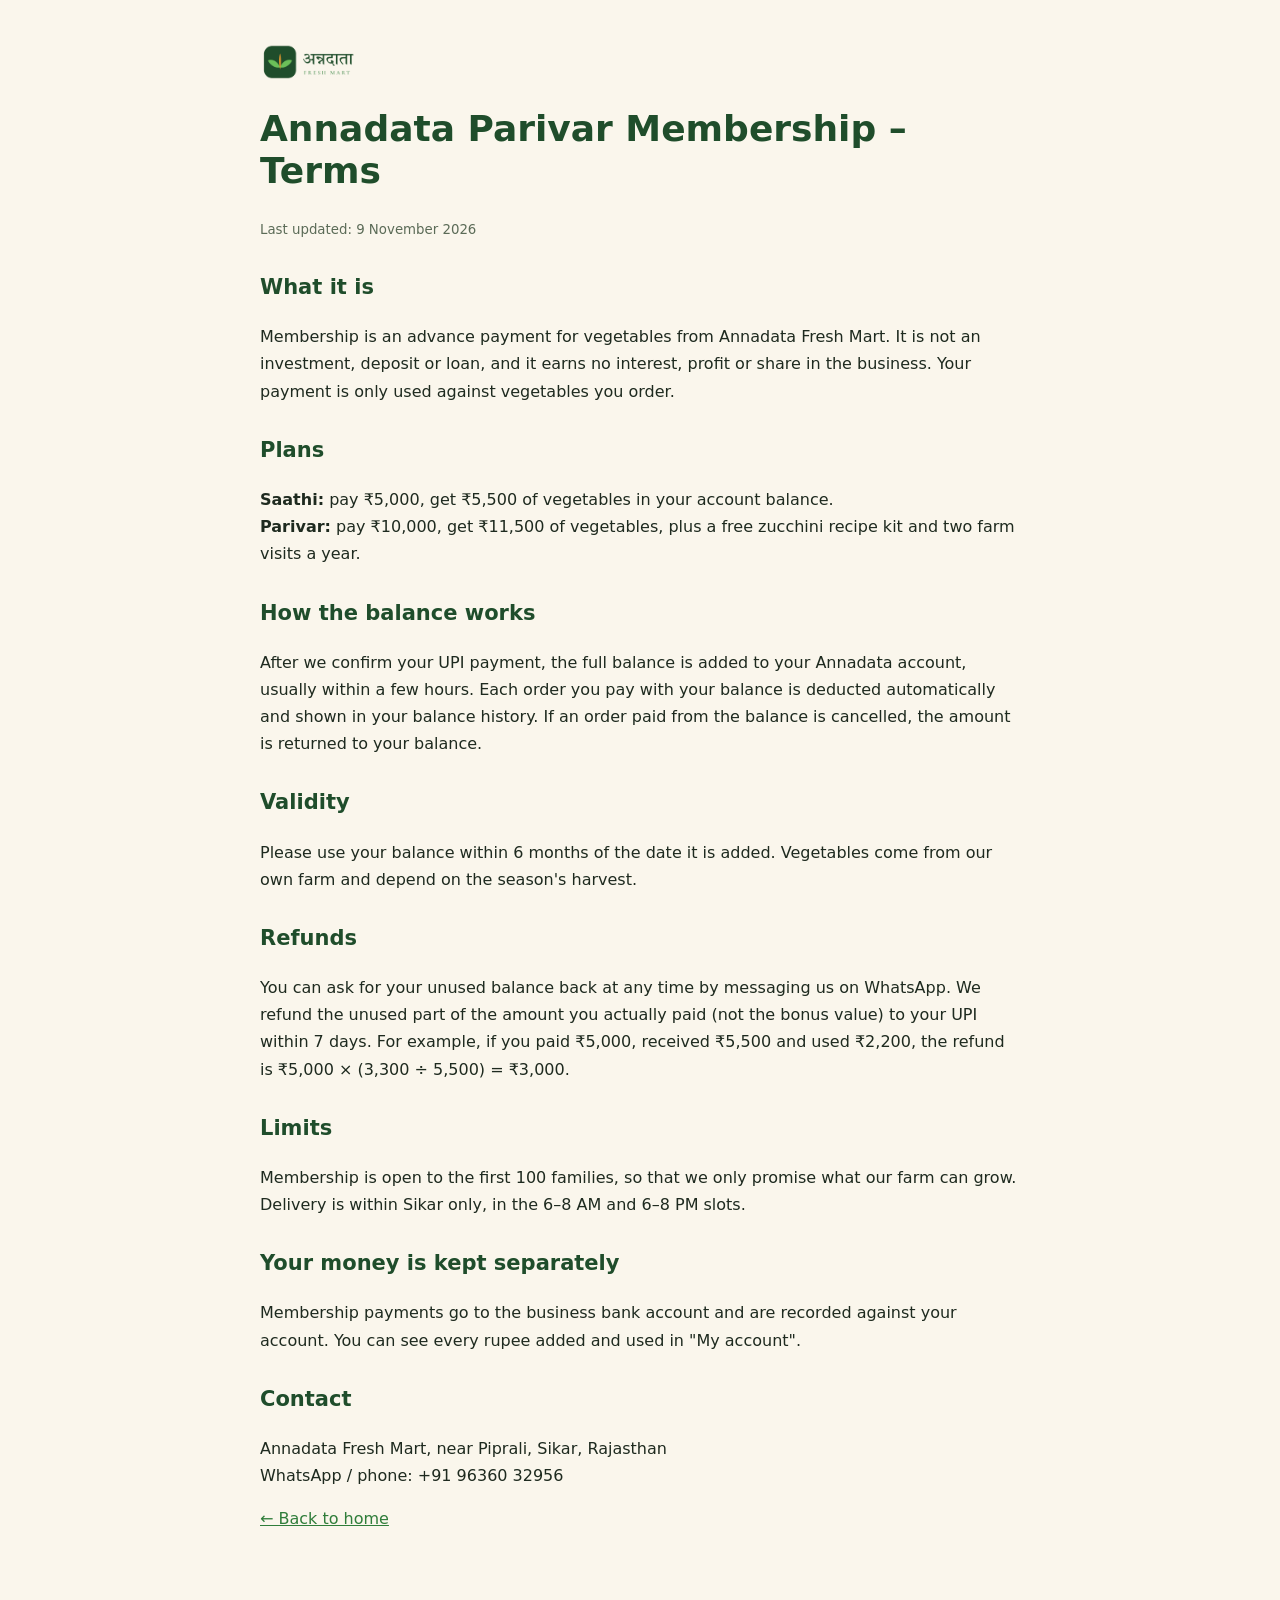
<file: membership.html>
<!doctype html><html lang="en"><head><meta charset="utf-8"><meta name="viewport" content="width=device-width, initial-scale=1"><title>Membership Terms — Annadata Fresh Mart</title><link rel="icon" href="assets/logo-badge.png"><style>body{margin:0;background:#FAF6EC;color:#1E2A1F;font-family:Mukta,system-ui,sans-serif;line-height:1.7}main{width:min(100% - 40px,760px);margin:0 auto;padding:40px 0 70px}h1{color:#1F4D2B;font-size:36px;line-height:1.15}h2{color:#1F4D2B;font-size:21px;margin-top:28px}a{color:#2F7D3A}.top{display:flex;align-items:center;gap:12px;margin-bottom:24px}.top img{height:44px}small{color:#5B6B57}</style></head><body><main><a class="top" href="index.html"><img src="assets/logo-h.png" alt="Annadata Fresh Mart"></a><h1>Annadata Parivar Membership – Terms</h1><small>Last updated: 9 November 2026</small>
<h2>What it is</h2><p>Membership is an advance payment for vegetables from Annadata Fresh Mart. It is not an investment, deposit or loan, and it earns no interest, profit or share in the business. Your payment is only used against vegetables you order.</p>
<h2>Plans</h2><p><b>Saathi:</b> pay ₹5,000, get ₹5,500 of vegetables in your account balance.<br><b>Parivar:</b> pay ₹10,000, get ₹11,500 of vegetables, plus a free zucchini recipe kit and two farm visits a year.</p>
<h2>How the balance works</h2><p>After we confirm your UPI payment, the full balance is added to your Annadata account, usually within a few hours. Each order you pay with your balance is deducted automatically and shown in your balance history. If an order paid from the balance is cancelled, the amount is returned to your balance.</p>
<h2>Validity</h2><p>Please use your balance within 6 months of the date it is added. Vegetables come from our own farm and depend on the season's harvest.</p>
<h2>Refunds</h2><p>You can ask for your unused balance back at any time by messaging us on WhatsApp. We refund the unused part of the amount you actually paid (not the bonus value) to your UPI within 7 days. For example, if you paid ₹5,000, received ₹5,500 and used ₹2,200, the refund is ₹5,000 × (3,300 ÷ 5,500) = ₹3,000.</p>
<h2>Limits</h2><p>Membership is open to the first 100 families, so that we only promise what our farm can grow. Delivery is within Sikar only, in the 6–8 AM and 6–8 PM slots.</p>
<h2>Your money is kept separately</h2><p>Membership payments go to the business bank account and are recorded against your account. You can see every rupee added and used in "My account".</p><h2>Contact</h2><p>Annadata Fresh Mart, near Piprali, Sikar, Rajasthan<br>WhatsApp / phone: +91 96360 32956</p><p><a href="index.html">← Back to home</a></p></main></body></html>
</file>
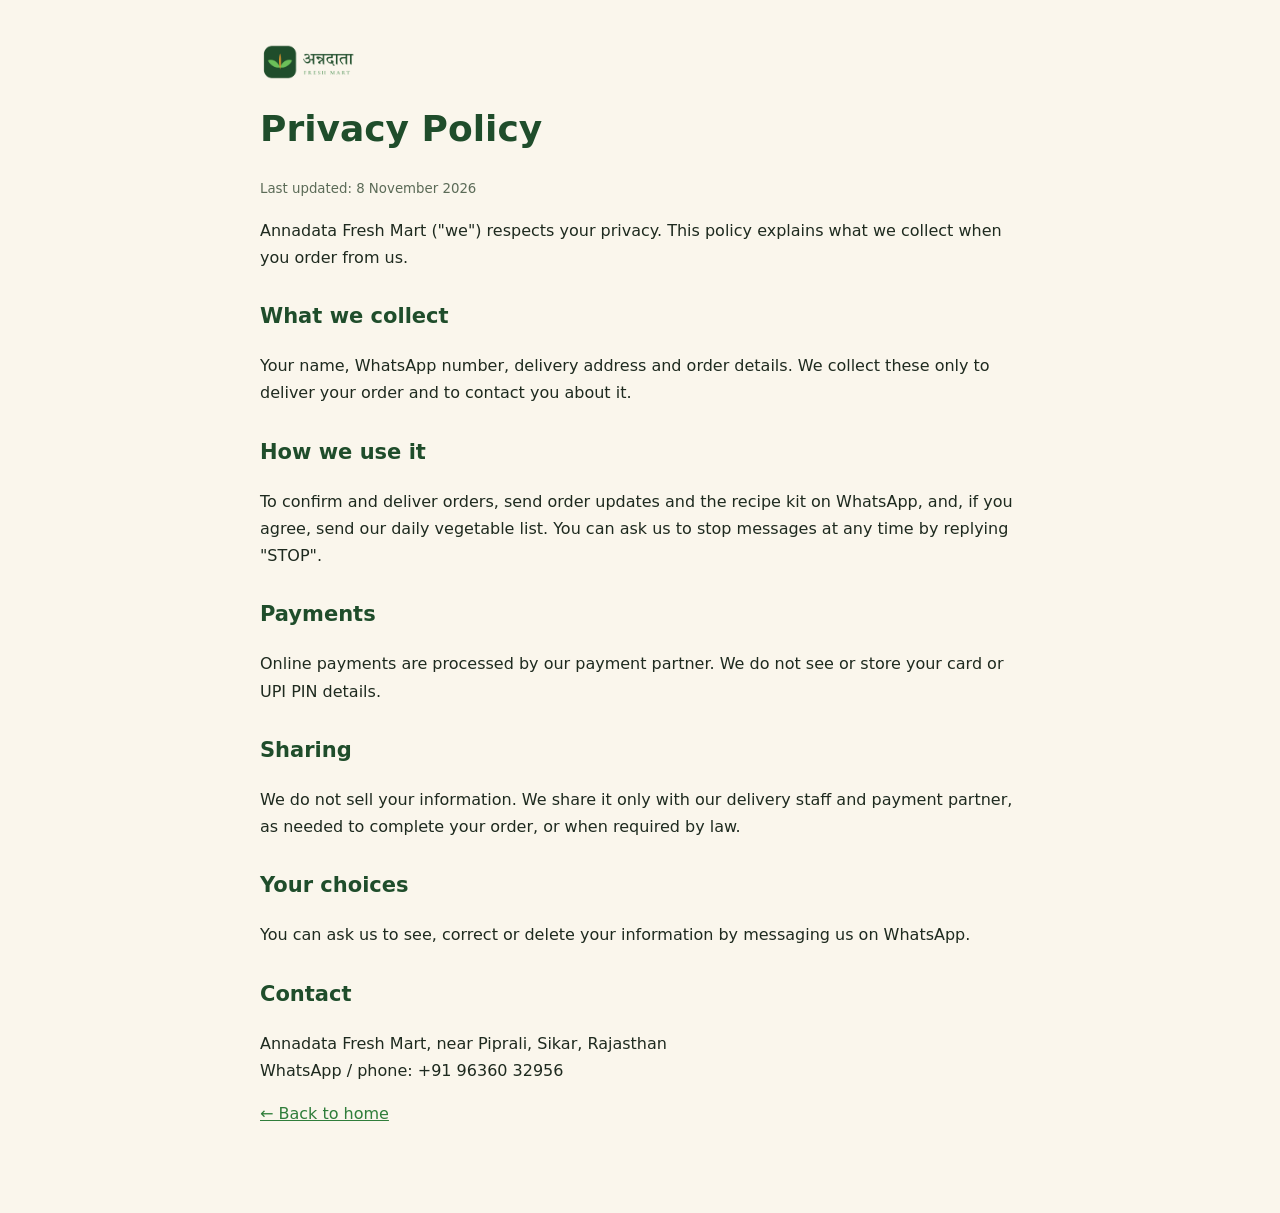
<file: privacy.html>
<!doctype html><html lang="en"><head><meta charset="utf-8"><meta name="viewport" content="width=device-width, initial-scale=1"><title>Privacy Policy — Annadata Fresh Mart</title><link rel="icon" href="assets/logo-badge.png"><style>body{margin:0;background:#FAF6EC;color:#1E2A1F;font-family:Mukta,system-ui,sans-serif;line-height:1.7}main{width:min(100% - 40px,760px);margin:0 auto;padding:40px 0 70px}h1{color:#1F4D2B;font-size:36px;line-height:1.15}h2{color:#1F4D2B;font-size:21px;margin-top:28px}a{color:#2F7D3A}.top{display:flex;align-items:center;gap:12px;margin-bottom:24px}.top img{height:44px}small{color:#5B6B57}</style></head><body><main><a class="top" href="index.html"><img src="assets/logo-h.png" alt="Annadata Fresh Mart"></a><h1>Privacy Policy</h1><small>Last updated: 8 November 2026</small><p>Annadata Fresh Mart ("we") respects your privacy. This policy explains what we collect when you order from us.</p>
<h2>What we collect</h2><p>Your name, WhatsApp number, delivery address and order details. We collect these only to deliver your order and to contact you about it.</p>
<h2>How we use it</h2><p>To confirm and deliver orders, send order updates and the recipe kit on WhatsApp, and, if you agree, send our daily vegetable list. You can ask us to stop messages at any time by replying "STOP".</p>
<h2>Payments</h2><p>Online payments are processed by our payment partner. We do not see or store your card or UPI PIN details.</p>
<h2>Sharing</h2><p>We do not sell your information. We share it only with our delivery staff and payment partner, as needed to complete your order, or when required by law.</p>
<h2>Your choices</h2><p>You can ask us to see, correct or delete your information by messaging us on WhatsApp.</p><h2>Contact</h2><p>Annadata Fresh Mart, near Piprali, Sikar, Rajasthan<br>WhatsApp / phone: +91 96360 32956</p><p><a href="index.html">← Back to home</a></p></main></body></html>
</file>
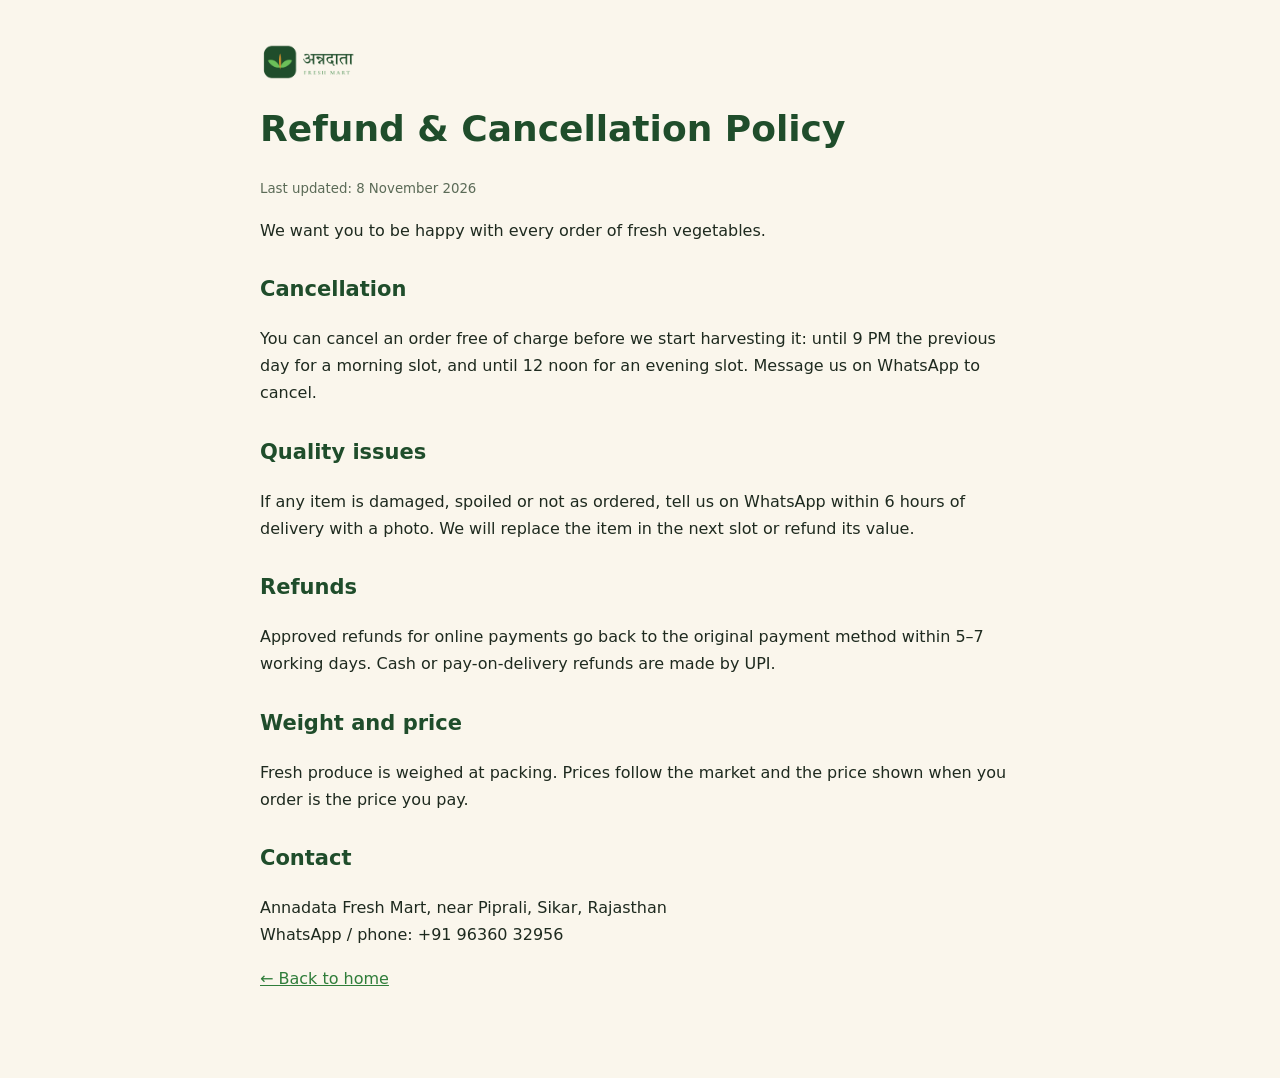
<file: refund.html>
<!doctype html><html lang="en"><head><meta charset="utf-8"><meta name="viewport" content="width=device-width, initial-scale=1"><title>Refund &amp; Cancellation Policy — Annadata Fresh Mart</title><link rel="icon" href="assets/logo-badge.png"><style>body{margin:0;background:#FAF6EC;color:#1E2A1F;font-family:Mukta,system-ui,sans-serif;line-height:1.7}main{width:min(100% - 40px,760px);margin:0 auto;padding:40px 0 70px}h1{color:#1F4D2B;font-size:36px;line-height:1.15}h2{color:#1F4D2B;font-size:21px;margin-top:28px}a{color:#2F7D3A}.top{display:flex;align-items:center;gap:12px;margin-bottom:24px}.top img{height:44px}small{color:#5B6B57}</style></head><body><main><a class="top" href="index.html"><img src="assets/logo-h.png" alt="Annadata Fresh Mart"></a><h1>Refund &amp; Cancellation Policy</h1><small>Last updated: 8 November 2026</small><p>We want you to be happy with every order of fresh vegetables.</p>
<h2>Cancellation</h2><p>You can cancel an order free of charge before we start harvesting it: until 9 PM the previous day for a morning slot, and until 12 noon for an evening slot. Message us on WhatsApp to cancel.</p>
<h2>Quality issues</h2><p>If any item is damaged, spoiled or not as ordered, tell us on WhatsApp within 6 hours of delivery with a photo. We will replace the item in the next slot or refund its value.</p>
<h2>Refunds</h2><p>Approved refunds for online payments go back to the original payment method within 5–7 working days. Cash or pay-on-delivery refunds are made by UPI.</p>
<h2>Weight and price</h2><p>Fresh produce is weighed at packing. Prices follow the market and the price shown when you order is the price you pay.</p><h2>Contact</h2><p>Annadata Fresh Mart, near Piprali, Sikar, Rajasthan<br>WhatsApp / phone: +91 96360 32956</p><p><a href="index.html">← Back to home</a></p></main></body></html>
</file>
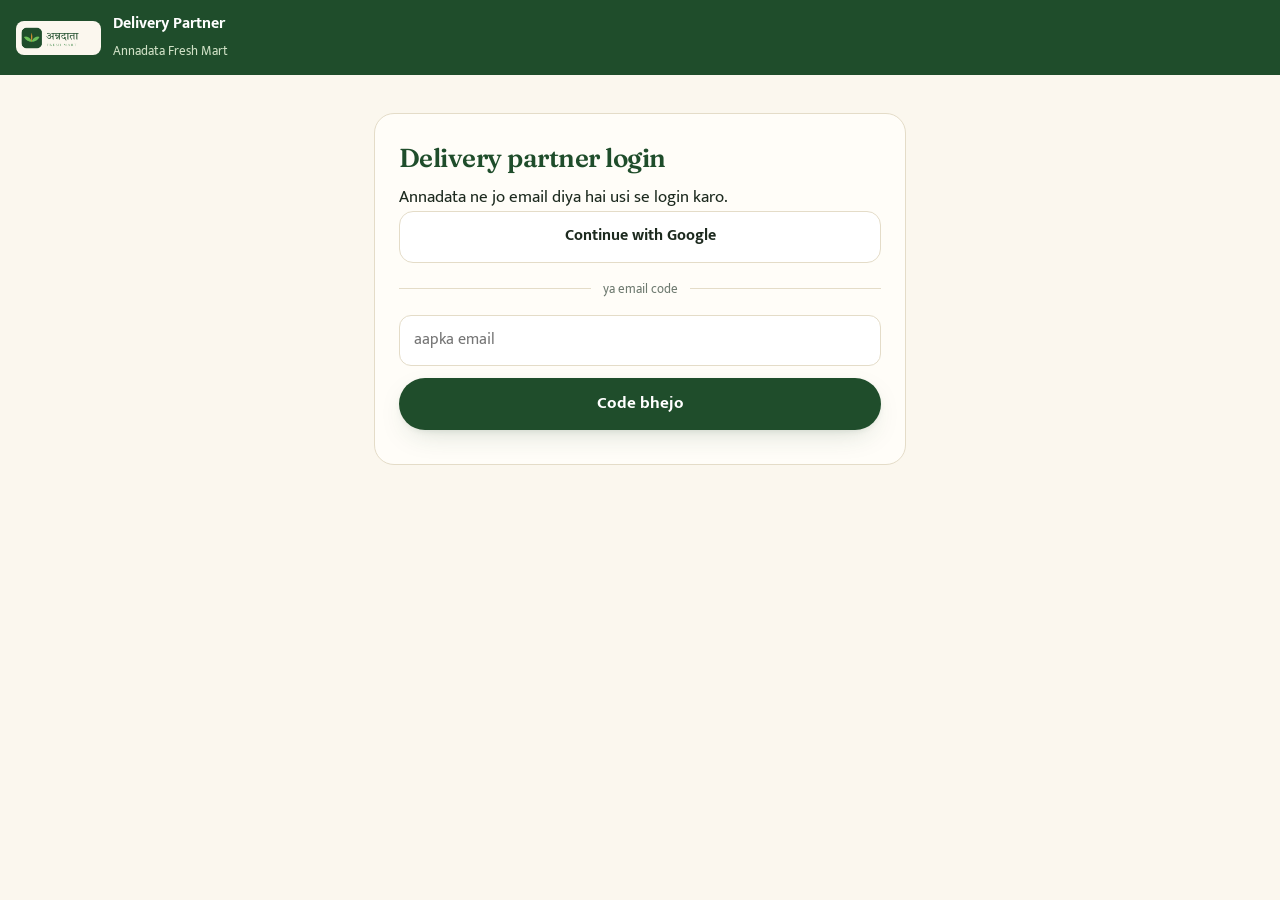
<file: rider.html>
<!doctype html>
<html lang="hi">
<head>
<meta charset="utf-8">
<meta name="viewport" content="width=device-width,initial-scale=1,viewport-fit=cover">
<meta name="robots" content="noindex">
<meta name="theme-color" content="#1F4D2B">
<title>Delivery Partner — Annadata Fresh Mart</title>
<link rel="icon" href="assets/icon-192.png">
<link rel="stylesheet" href="style.css?v=8">
<style>
body{background:var(--cream);padding-bottom:40px}
.rtop{position:sticky;top:0;z-index:20;background:var(--forest);color:#fff;padding:12px 16px calc(12px);display:flex;align-items:center;gap:12px}
.rtop img{height:34px;background:var(--cream);border-radius:8px;padding:3px}
.rtop b{display:block;font-size:16px;white-space:nowrap}.rtop small{color:#CFE0C5;font-size:13px}
.rtop .sp{margin-left:auto;display:flex;gap:8px}
.rtop button{color:#fff;border:1px solid rgba(255,255,255,.3);border-radius:999px;padding:6px 12px;font-weight:700;font-size:13px}
.rw{max-width:560px;margin:0 auto;padding:14px}
.sum{display:grid;grid-template-columns:repeat(3,1fr);gap:8px;margin-bottom:12px}
.sum div{background:var(--paper);border:1px solid var(--line);border-radius:14px;padding:10px;text-align:center;font-size:13px;color:var(--ink-2)}
.sum b{display:block;font:600 22px Fraunces,serif;color:var(--forest)}
.rc{background:var(--paper);border:1px solid var(--line);border-radius:18px;padding:14px;margin-bottom:12px;box-shadow:0 6px 18px -14px rgba(31,77,43,.4)}
.rc.newo{border:2px solid var(--gold);animation:pop .5s var(--ease)}
.rc .h{display:flex;justify-content:space-between;align-items:center;gap:8px}
.rc .h b{font-size:18px}
.slot{display:inline-flex;align-items:center;gap:6px;background:var(--forest);color:#fff;border-radius:10px;padding:5px 10px;font-weight:700;font-size:14px;margin:8px 0}
.addr{background:var(--sand);border-radius:12px;padding:10px 12px;margin:8px 0;font-size:15.5px;line-height:1.4}
.addr small{display:block;color:var(--ink-2);font-size:13.5px;margin-top:2px}
.its{font-size:15px;margin:6px 0 2px;padding-left:18px}
.money{display:flex;justify-content:space-between;align-items:center;margin:10px 0;padding:10px 12px;border-radius:12px;font-weight:700}
.money.cod{background:#FBE9DF;color:#8A3A16}.money.ok{background:var(--leaf-soft);color:var(--forest)}
.acts{display:grid;grid-template-columns:1fr 1fr;gap:8px;margin-top:8px}
.acts .btn{min-height:50px;font-size:15.5px;padding:0 12px}
.acts .wide{grid-column:1/-1}
.tabs2{display:flex;gap:6px;background:var(--sand);padding:4px;border-radius:12px;margin-bottom:12px}
.tabs2 button{flex:1;padding:10px;border-radius:9px;font-weight:700;color:var(--ink-2)}
.tabs2 button[aria-selected=true]{background:var(--paper);color:var(--forest);box-shadow:0 1px 3px rgba(0,0,0,.08)}
.center{text-align:center;padding:40px 10px;color:var(--ink-2)}
.card2{background:var(--paper);border:1px solid var(--line);border-radius:20px;padding:24px;margin-top:24px}
.card2 h1{font-size:26px;margin-bottom:6px}
.confirm{position:fixed;inset:0;z-index:60;background:rgba(15,25,17,.55);display:none;align-items:flex-end;justify-content:center}
.confirm.open{display:flex}
.confirm .in{background:var(--paper);width:min(520px,100%);border-radius:22px 22px 0 0;padding:20px 18px calc(22px + env(safe-area-inset-bottom))}
.confirm h3{font-size:22px;margin-bottom:6px}
.chk{display:flex;gap:12px;align-items:center;padding:14px;border:2px solid var(--line);border-radius:14px;margin:12px 0;font-weight:700;font-size:16px}
.chk input{width:24px;height:24px;accent-color:var(--forest)}
.pick{display:flex;gap:8px;align-items:center;background:#E8F1E4;color:var(--forest);border-radius:12px;padding:9px 12px;margin:8px 0;font-weight:700;font-size:15px}
.pick small{display:block;font-weight:400;color:var(--ink-2);font-size:13px}
.gps{display:none;align-items:center;gap:8px;background:#E8F1E4;color:var(--forest);border-radius:12px;padding:8px 12px;margin-bottom:10px;font-weight:700;font-size:14px}
.gps.on{display:flex}.gps.bad{background:#FBE9DF;color:#8A3A16}
.gps i{width:10px;height:10px;border-radius:50%;background:currentColor;animation:blink 1.4s infinite}
@keyframes blink{50%{opacity:.25}}
.nav{position:fixed;inset:0;z-index:70;background:#fff;display:none;flex-direction:column}
.nav.open{display:flex}
.nav .turn{background:var(--forest);color:#fff;padding:calc(12px + env(safe-area-inset-top)) 16px 14px;display:flex;gap:14px;align-items:center;min-height:92px}
.nav .turn .ar{font-size:44px;line-height:1}
.nav .turn b{display:block;font-size:22px;line-height:1.2}
.nav .turn small{color:#CFE0C5;font-size:14px}
.nav #navMap{flex:1;min-height:0}
.nav .bot{padding:12px 14px calc(12px + env(safe-area-inset-bottom));display:grid;grid-template-columns:1fr auto auto;gap:8px;align-items:center;border-top:1px solid var(--line)}
.nav .bot .eta b{display:block;font:600 22px Fraunces,serif;color:var(--forest)}
.nav .bot .eta{font-size:13.5px;color:var(--ink-2);text-transform:none;letter-spacing:0}
.nav .bot .btn{min-height:48px;padding:0 14px;font-size:15px}
.nav .snd{position:absolute;right:12px;top:calc(110px + env(safe-area-inset-top));z-index:500;background:#fff;border-radius:999px;padding:8px 12px;font-weight:700;box-shadow:0 2px 10px rgba(0,0,0,.2)}
</style>
</head>
<body>
<div class="rtop"><img src="assets/logo-h.png" alt="Annadata"><div><b>Delivery Partner</b><small id="who">Annadata Fresh Mart</small></div><div class="sp" id="topBtns"></div></div>
<main class="rw" id="app"><p class="center">Loading…</p></main>
<div class="nav" id="nav" role="dialog" aria-label="Navigation">
  <div class="turn"><div class="ar" id="navAr">🧭</div><div><b id="navTxt">Raasta dhoondh rahe hain…</b><small id="navSub"></small></div></div>
  <div id="navMap"></div>
  <button type="button" class="snd" id="navSnd">🔊 Awaaz on</button>
  <div class="bot"><div class="eta" id="navEta"></div><a class="btn btn-w" id="navG" target="_blank" rel="noopener">Google Maps</a><button type="button" class="btn btn-p" id="navClose">Band karo</button></div>
</div>
<div class="confirm" id="confirm"><div class="in" id="confirmIn"></div></div>
<div class="toast" id="toast" role="status" aria-live="polite"></div>

<script src="assets/supabase.js"></script>
<script src="assets/map.js?v=2"></script>
<script src="config.js?v=8"></script>
<script>
(() => {
const C = window.CONFIG;
const sb = supabase.createClient(C.supabaseUrl, C.supabaseKey, { auth: { persistSession: true, autoRefreshToken: true, detectSessionInUrl: true, flowType: "pkce", storageKey: "af-auth" } });
const $ = s => document.querySelector(s), app = $("#app");
const esc = s => String(s ?? "").replace(/[&<>"']/g, c => ({ "&": "&amp;", "<": "&lt;", ">": "&gt;", '"': "&quot;", "'": "&#39;" }[c]));
const fmt = n => "₹" + Number(n || 0).toLocaleString("en-IN");
const tm = s => s ? new Date(s).toLocaleTimeString("en-IN", { hour: "numeric", minute: "2-digit" }) : "";
const toast = m => { const el = $("#toast"); el.textContent = m; el.classList.add("show"); clearTimeout(el._t); el._t = setTimeout(() => el.classList.remove("show"), 2600); };
let orders = [], tab = "open", known = null, timer = null, email = "";

async function start() {
  const { data: { session } } = await sb.auth.getSession();
  if (!session) return loginView();
  $("#who").textContent = session.user.email;
  $("#topBtns").innerHTML = `<button type="button" id="alertBtn">🔔 Alert</button><button type="button" id="outBtn">Logout</button>`;
  const { data: ok } = await sb.rpc("is_rider");
  if (!ok) { app.innerHTML = `<div class="card2"><h1>Aap list mein nahi ho</h1><p class="sub">${esc(session.user.email)} delivery partner list mein nahi hai. Annadata office se bolo ki admin panel mein aapka email jod dein.</p></div>`; return; }
  await load(); clearInterval(timer); timer = setInterval(load, 30000);
}
function loginView(step) {
  app.innerHTML = step === "code"
    ? `<div class="card2"><h1>Code daalo</h1><p class="sub">${esc(email)} par code bheja hai.</p><div class="f"><input id="code" class="otp" inputmode="numeric" maxlength="8"></div><button class="btn btn-p btn-block" id="verify">Login</button><p class="msg err" id="msg"></p></div>`
    : `<div class="card2"><h1>Delivery partner login</h1><p class="sub">Annadata ne jo email diya hai usi se login karo.</p><button class="gbtn" id="g">Continue with Google</button><div class="or">ya email code</div><div class="f"><input id="em" type="email" placeholder="aapka email" value="${esc(email)}"></div><button class="btn btn-p btn-block" id="send">Code bhejo</button><p class="msg err" id="msg"></p></div>`;
}
async function load() {
  const { data, error } = await sb.rpc("rider_orders");
  if (error) { if (!orders.length) app.innerHTML = `<p class="center">Load nahi hua. Internet check karo. <button class="linkbtn" id="retry">Dobara</button></p>`; return; }
  const ids = new Set(data.filter(o => !["delivered", "cancelled"].includes(o.status)).map(o => o.id));
  if (known) { const fresh = [...ids].filter(i => !known.has(i)); if (fresh.length) alertNew(fresh); }
  known = ids; orders = data; render(); syncGps();
}
function alertNew(ids) {
  toast(`Naya order aaya: #${ids.join(", #")}`);
  try { navigator.vibrate && navigator.vibrate([300, 150, 300]); } catch {}
  try { const a = new (window.AudioContext || window.webkitAudioContext)(); [0, .35].forEach(d => { const o = a.createOscillator(), g = a.createGain(); o.frequency.value = 880; o.connect(g); g.connect(a.destination); g.gain.setValueAtTime(.25, a.currentTime + d); g.gain.exponentialRampToValueAtTime(.001, a.currentTime + d + .3); o.start(a.currentTime + d); o.stop(a.currentTime + d + .3); }); } catch {}
  try { if (Notification.permission === "granted") new Notification("Annadata: naya order", { body: `Order #${ids.join(", #")} aapko diya gaya hai`, icon: "assets/icon-192.png" }); } catch {}
  ids.forEach(i => setTimeout(() => document.querySelector(`[data-o="${i}"]`)?.classList.add("newo"), 50));
}
function render() {
  const open = orders.filter(o => !["delivered", "cancelled"].includes(o.status)), done = orders.filter(o => ["delivered", "cancelled"].includes(o.status));
  const cash = done.filter(o => o.status === "delivered" && o.pay_method === "cod").reduce((a, o) => a + o.total, 0);
  const list = tab === "open" ? open : done;
  app.innerHTML = `<div class="gps${gps.on ? " on" : ""}${gps.err ? " bad" : ""}" id="gpsBar"><i></i><span id="gpsTxt">${gpsText()}</span></div><div class="sum"><div><b>${open.length}</b>Baaki</div><div><b>${done.filter(o => o.status === "delivered").length}</b>Deliver kiye</div><div><b>${fmt(cash)}</b>Cash (aaj)</div></div>
  <div class="tabs2"><button type="button" data-tab="open" aria-selected="${tab === "open"}">Deliver karne hain (${open.length})</button><button type="button" data-tab="done" aria-selected="${tab === "done"}">Ho gaye (${done.length})</button></div>` +
  (list.length ? list.map(card).join("") : `<p class="center">${tab === "open" ? "Abhi koi order nahi. Naya order aate hi yahan dikhega aur awaaz aayegi." : "Aaj abhi koi delivery nahi hui."}</p>`) +
  `<p class="msg">Har 30 second mein apne aap refresh hota hai · <button class="linkbtn" id="retry">Abhi refresh</button></p>`;
}
function card(o) {
  const closed = ["delivered", "cancelled"].includes(o.status);
  const cod = o.pay_method === "cod" && !o.paid;
  const map = o.lat ? AFMap.gmapsDir(o.lat, o.lng) : `https://www.google.com/maps/search/?api=1&query=${encodeURIComponent((o.address || "") + " " + (o.landmark || "") + " Sikar Rajasthan")}`;
  const pick = o.store && !closed ? `<div class="pick">🏪<div>Pickup: ${esc(o.store.name)}${o.store.address ? `<small>${esc(o.store.address)}</small>` : ""}</div></div>` : "";
  return `<article class="rc" data-o="${o.id}"><div class="h"><b>#${o.id} · ${esc(o.name)}</b><span class="chip ${o.status === "delivered" ? "ok" : o.status === "cancelled" ? "no" : "wait"}">${{ placed: "Naya", confirmed: "Ready", out_for_delivery: "Raste mein", delivered: "Delivered " + tm(o.status_times?.delivered), cancelled: "Cancelled", awaiting_payment: "Payment baaki" }[o.status] || o.status}</span></div>
    <span class="slot">🕒 ${esc(o.slot)}</span>${o.distance_km ? ` <span class="chip">${esc(o.distance_km)} km</span>` : ""}
    ${pick}
    <ul class="its">${(o.items || []).map(i => `<li>${esc(i.name)} ${i.opt ? "(" + esc(i.opt) + ")" : ""} × ${i.qty}</li>`).join("")}${o.has_kit ? "<li>🎁 Zucchini recipe card saath dena</li>" : ""}</ul>
    ${closed ? "" : `<div class="addr">📍 ${esc(o.address)}${o.landmark ? `<small>Landmark: ${esc(o.landmark)}</small>` : ""}</div>`}
    <div class="money ${cod ? "cod" : "ok"}"><span>${cod ? "Customer se lena hai" : "Payment ho chuka"}</span><span>${cod ? fmt(o.total) : "✓ " + fmt(o.total)}</span></div>
    ${closed ? "" : `<div class="acts">${o.status !== "out_for_delivery" && o.store ? `<button class="btn btn-w wide" type="button" data-nav="${o.id}" data-to="store">🏪 Store tak raasta</button>` : ""}
      ${o.lat ? `<button class="btn btn-w" type="button" data-nav="${o.id}" data-to="home">🧭 Ghar tak raasta</button>` : `<a class="btn btn-w" href="${map}" target="_blank" rel="noopener">🗺️ Map kholo</a>`}<a class="btn btn-w" href="tel:+91${esc(o.phone)}">📞 Call karo</a>
      ${o.status === "out_for_delivery" ? `<button class="btn btn-p wide" type="button" data-deliver="${o.id}">✅ Deliver ho gaya</button>` : `<button class="btn btn-g wide" type="button" data-go="${o.id}">🛵 Nikal gaya (raste mein)</button>`}</div>`}
  </article>`;
}
function askDeliver(id) {
  const o = orders.find(x => x.id === id); const cod = o.pay_method === "cod" && !o.paid;
  $("#confirmIn").innerHTML = `<h3>Order #${o.id} deliver ho gaya?</h3><p class="sub">${esc(o.name)} ko saara saamaan de diya?</p>
    ${cod ? `<label class="chk"><input type="checkbox" id="cash"> ${fmt(o.total)} cash / UPI le liya</label>` : ""}
    <div class="acts"><button class="btn btn-w" type="button" id="cNo">Nahi, wapas</button><button class="btn btn-p" type="button" id="cYes" data-id="${o.id}">Haan, deliver ho gaya</button></div>`;
  $("#confirm").classList.add("open");
}
async function setStatus(id, status, cash) {
  const { error } = await sb.rpc("rider_set_status", { p_id: id, p_status: status, p_cash: !!cash });
  if (error) return toast(/CLOSED/.test(error.message) ? "Ye order band ho chuka hai" : "Nahi hua, dobara try karo");
  toast(status === "delivered" ? "Badhiya! Delivered ✓" : "Customer ko dikh raha hai: raste mein");
  if (status === "out_for_delivery") { startGps(); const o = orders.find(x => x.id === id); if (o && o.lat) openNav(id, "home"); }
  load();
}
/* ---------- live GPS: sent every 15 s while an order is on the way ---------- */
const gps = { on: false, err: "", watch: null, last: null, sent: 0, lock: null };
function gpsText() { return gps.err ? gps.err : gps.last ? "📡 Aapki location customer ko dikh rahi hai. Ye page khula rakho." : "📡 Location chalu ho rahi hai…"; }
function setGpsBar() { const b = $("#gpsBar"); if (!b) return; b.className = "gps" + (gps.on ? " on" : "") + (gps.err ? " bad" : ""); $("#gpsTxt").textContent = gpsText(); }
function syncGps() { if (orders.some(o => o.status === "out_for_delivery")) startGps(); else stopGps(); }
function startGps() {
  if (gps.on) return; if (!navigator.geolocation) { gps.err = "Is phone mein GPS nahi chal raha"; setGpsBar(); return; }
  gps.on = true; gps.err = ""; setGpsBar(); keepAwake();
  gps.watch = navigator.geolocation.watchPosition(onPos, er => { gps.err = er.code === 1 ? "⚠️ Location ki permission do (browser settings → Location → Allow)" : "⚠️ GPS signal nahi mil raha"; setGpsBar(); },
    { enableHighAccuracy: true, maximumAge: 5000, timeout: 20000 });
}
function stopGps() { if (!gps.on) return; navigator.geolocation.clearWatch(gps.watch); gps.on = false; gps.last = null; setGpsBar(); if (gps.lock) { gps.lock.release().catch(() => {}); gps.lock = null; } }
async function keepAwake() { try { if ("wakeLock" in navigator && !gps.lock) { gps.lock = await navigator.wakeLock.request("screen"); gps.lock.addEventListener("release", () => { gps.lock = null; }); } } catch {} }
function onPos(p) {
  const c = p.coords; gps.last = [c.latitude, c.longitude]; gps.err = ""; setGpsBar();
  const now = Date.now();
  if (now - gps.sent > 15000) { gps.sent = now; sb.rpc("rider_ping", { p_lat: c.latitude, p_lng: c.longitude, p_acc: c.accuracy, p_heading: c.heading }).then(() => {}, () => {}); }
  if (nav.open) navUpdate(gps.last);
}

/* ---------- in-panel turn-by-turn navigation ---------- */
const nav = { open: false, map: null, me: null, dest: null, line: null, r: null, idx: 0, spoken: {}, voice: true, rerouteAt: 0, routing: false };
async function openNav(id, to) {
  const o = orders.find(x => x.id === id); if (!o) return;
  const dest = to === "store" && o.store ? [o.store.lat, o.store.lng] : [o.lat, o.lng];
  nav.dest = dest; nav.r = null; nav.spoken = {}; nav.open = true;
  $("#nav").classList.add("open"); $("#navTxt").textContent = "Raasta dhoondh rahe hain…"; $("#navSub").textContent = to === "store" ? "🏪 " + o.store.name : "🏠 " + o.name + (o.landmark ? " · " + o.landmark : "");
  $("#navAr").textContent = "🧭"; $("#navEta").textContent = ""; $("#navG").href = AFMap.gmapsDir(dest[0], dest[1]);
  startGps(); keepAwake();
  try { await AFMap.load(); } catch { $("#navTxt").textContent = "Map load nahi hua. Google Maps dabao."; return; }
  if (nav.map) nav.map.remove();
  nav.map = AFMap.make($("#navMap"), gps.last || dest, 17); nav.me = null; nav.line = null;
  L.marker(dest, { icon: AFMap.icon(to === "store" ? "store" : "home") }).addTo(nav.map);
  if (gps.last) navUpdate(gps.last);
}
function closeNav() { nav.open = false; $("#nav").classList.remove("open"); try { speechSynthesis.cancel(); } catch {} syncGps(); }
async function navRoute(from) {
  if (nav.routing) return; nav.routing = true; nav.rerouteAt = Date.now();
  try {
    nav.r = await AFMap.route(from, nav.dest); nav.idx = 0; nav.spoken = {};
    if (nav.line) nav.line.remove();
    nav.line = L.polyline(nav.r.coords, { color: "#1A73E8", weight: 7, opacity: .85 }).addTo(nav.map);
  } catch { nav.r = null; $("#navTxt").textContent = "Raasta nahi mila. Google Maps dabao."; $("#navAr").textContent = "⚠️"; }
  nav.routing = false;
}
async function navUpdate(p) {
  if (!nav.map) return;
  if (!nav.me) nav.me = L.marker(p, { icon: AFMap.icon("me"), zIndexOffset: 1000 }).addTo(nav.map); else nav.me.setLatLng(p);
  nav.map.panTo(p, { animate: true });
  const left = AFMap.km(p, nav.dest) * 1000;
  if (left < 35) { $("#navAr").textContent = "🏁"; $("#navTxt").textContent = "Pahunch gaye!"; $("#navEta").innerHTML = "<b>0 m</b>Customer ko call karo agar zaroorat ho"; if (!nav.spoken.arrive) { nav.spoken.arrive = 1; speak("arrive", "Pahunch gaye"); } return; }
  if (!nav.r && !nav.routing) await navRoute(p);
  if (!nav.r) return;
  const sn = AFMap.snapSeg(nav.r.coords, p);
  if (sn.off > 0.06 && Date.now() - nav.rerouteAt > 15000) { await navRoute(p); if (!nav.r) return; return navUpdate(p); }
  const seg = sn.seg, C2 = nav.r.coords;
  const next = nav.r.steps.find(s => s.idx > seg && s.type !== "depart") || nav.r.steps[nav.r.steps.length - 1];
  const toTurn = (AFMap.km(sn.at, C2[seg + 1] || C2[seg]) + AFMap.alongKm(C2, seg + 1, next.idx)) * 1000;
  const remain = AFMap.km(sn.at, C2[seg + 1] || C2[seg]) + AFMap.alongKm(C2, seg + 1, C2.length - 1);
  $("#navAr").textContent = AFMap.arrow(next);
  $("#navTxt").textContent = AFMap.say(next, toTurn);
  $("#navSub").textContent = next.name ? "➜ " + next.name : $("#navSub").textContent;
  $("#navEta").innerHTML = `<b>${remain < 1 ? Math.round(remain * 1000) + " m" : remain.toFixed(1) + " km"}</b>~${Math.max(1, Math.round(remain / 0.35))} min`;
  const key = nav.r.steps.indexOf(next);
  if (toTurn < 150 && !nav.spoken[key + "n"]) { nav.spoken[key + "n"] = 1; speak(key + "n", AFMap.say(next, toTurn)); }
  else if (toTurn < 600 && toTurn > 300 && !nav.spoken[key + "f"]) { nav.spoken[key + "f"] = 1; speak(key + "f", AFMap.say(next, toTurn)); }
}
function speak(k, text) {
  if (!nav.voice || !("speechSynthesis" in window)) return;
  try { const u = new SpeechSynthesisUtterance(text); u.lang = "hi-IN"; u.rate = 0.95; speechSynthesis.cancel(); speechSynthesis.speak(u); } catch {}
}
document.addEventListener("visibilitychange", () => { if (!document.hidden && gps.on) keepAwake(); });

document.addEventListener("click", async e => {
  const t = e.target.closest("button,a"); if (!t) { if (e.target.id === "confirm") $("#confirm").classList.remove("open"); return; }
  if (t.dataset.tab) { tab = t.dataset.tab; return render(); }
  if (t.dataset.go) return setStatus(+t.dataset.go, "out_for_delivery");
  if (t.dataset.deliver) return askDeliver(+t.dataset.deliver);
  if (t.dataset.nav) return openNav(+t.dataset.nav, t.dataset.to);
  switch (t.id) {
    case "cNo": return $("#confirm").classList.remove("open");
    case "cYes": $("#confirm").classList.remove("open"); return setStatus(+t.dataset.id, "delivered", $("#cash")?.checked ?? true);
    case "retry": return load();
    case "navClose": return closeNav();
    case "navSnd": nav.voice = !nav.voice; $("#navSnd").textContent = nav.voice ? "🔊 Awaaz on" : "🔇 Awaaz off"; return;
    case "alertBtn": try { const p = await Notification.requestPermission(); toast(p === "granted" ? "Alert on ho gaya 🔔" : "Phone settings mein notification allow karo"); } catch { toast("Is phone par notification nahi chalta, awaaz aayegi"); } return;
    case "outBtn": await sb.auth.signOut({ scope: "local" }); location.reload(); return;
    case "g": return sb.auth.signInWithOAuth({ provider: "google", options: { redirectTo: location.href.split("?")[0].split("#")[0], queryParams: { prompt: "select_account" } } });
    case "send": { email = $("#em").value.trim().toLowerCase(); const { error } = await sb.auth.signInWithOtp({ email, options: { shouldCreateUser: true, emailRedirectTo: location.href.split("?")[0] } }); if (error) $("#msg").textContent = "Code nahi gaya. Google se login karo."; else loginView("code"); return; }
    case "verify": { const { error } = await sb.auth.verifyOtp({ email, token: $("#code").value.trim(), type: "email" }); if (error) $("#msg").textContent = "Galat code"; else start(); return; }
  }
});
sb.auth.onAuthStateChange(ev => { if (ev === "SIGNED_IN") setTimeout(start, 0); });
document.addEventListener("visibilitychange", () => { if (!document.hidden && known) load(); });
start();
})();
</script>
</body>
</html>
</file>
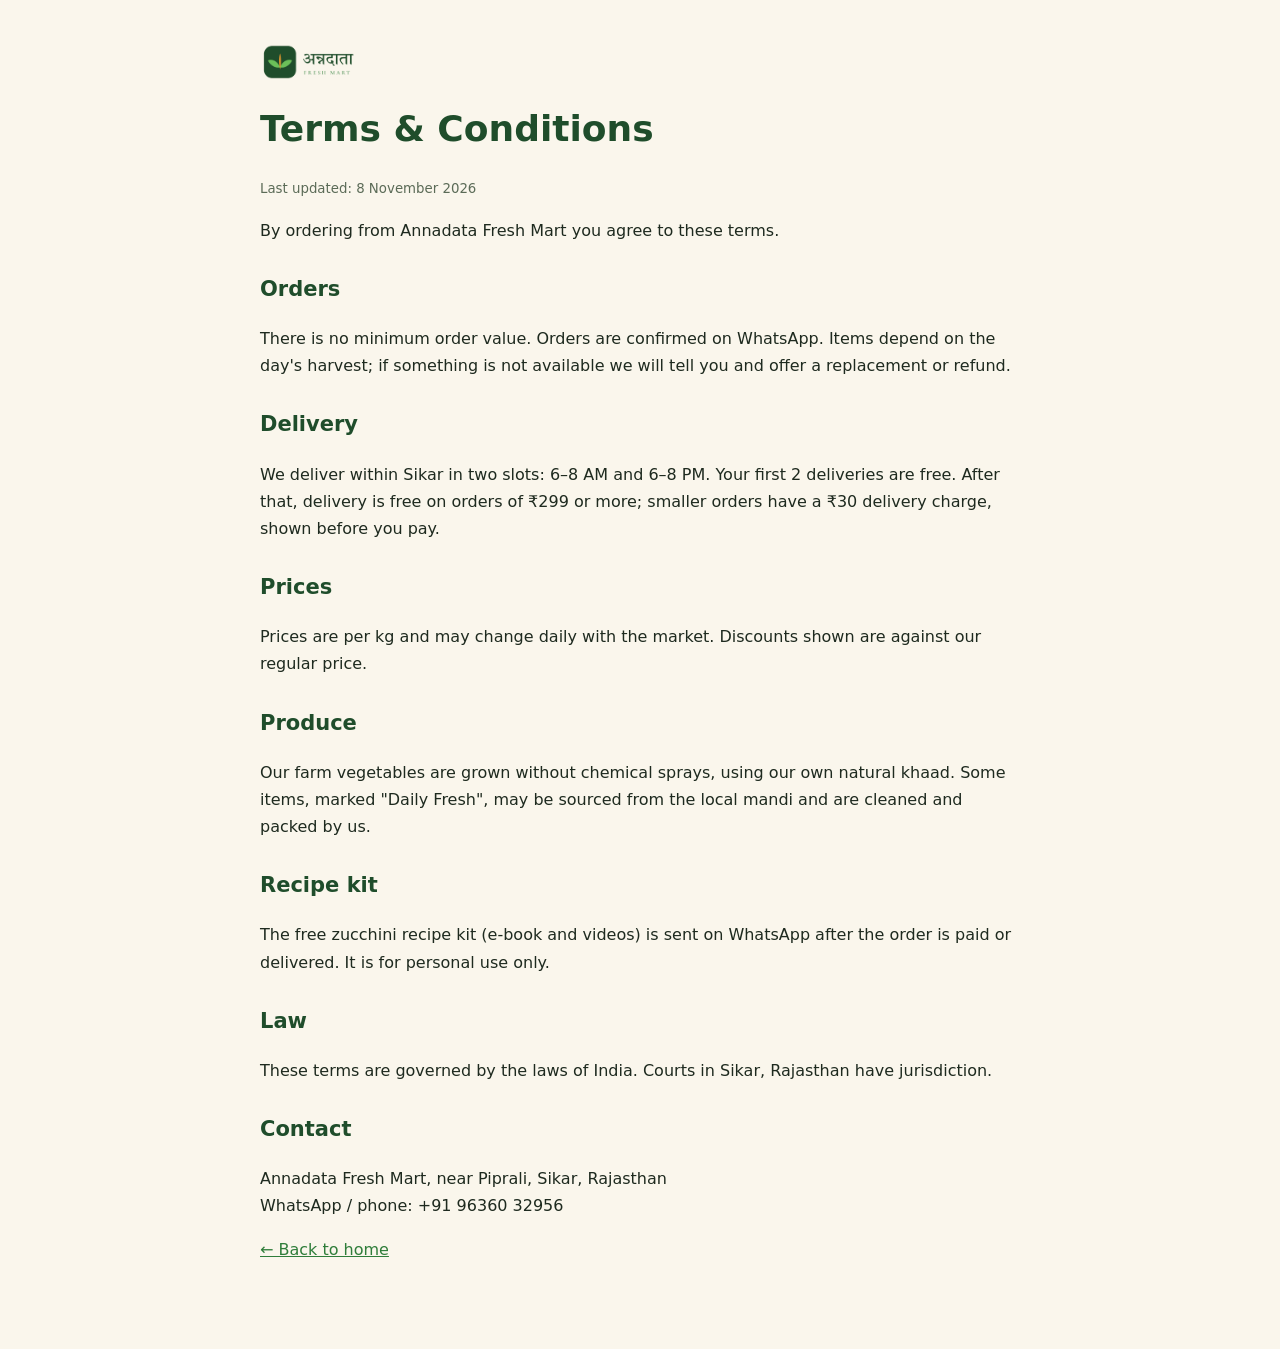
<file: terms.html>
<!doctype html><html lang="en"><head><meta charset="utf-8"><meta name="viewport" content="width=device-width, initial-scale=1"><title>Terms &amp; Conditions — Annadata Fresh Mart</title><link rel="icon" href="assets/logo-badge.png"><style>body{margin:0;background:#FAF6EC;color:#1E2A1F;font-family:Mukta,system-ui,sans-serif;line-height:1.7}main{width:min(100% - 40px,760px);margin:0 auto;padding:40px 0 70px}h1{color:#1F4D2B;font-size:36px;line-height:1.15}h2{color:#1F4D2B;font-size:21px;margin-top:28px}a{color:#2F7D3A}.top{display:flex;align-items:center;gap:12px;margin-bottom:24px}.top img{height:44px}small{color:#5B6B57}</style></head><body><main><a class="top" href="index.html"><img src="assets/logo-h.png" alt="Annadata Fresh Mart"></a><h1>Terms &amp; Conditions</h1><small>Last updated: 8 November 2026</small><p>By ordering from Annadata Fresh Mart you agree to these terms.</p>
<h2>Orders</h2><p>There is no minimum order value. Orders are confirmed on WhatsApp. Items depend on the day's harvest; if something is not available we will tell you and offer a replacement or refund.</p>
<h2>Delivery</h2><p>We deliver within Sikar in two slots: 6–8 AM and 6–8 PM. Your first 2 deliveries are free. After that, delivery is free on orders of ₹299 or more; smaller orders have a ₹30 delivery charge, shown before you pay.</p>
<h2>Prices</h2><p>Prices are per kg and may change daily with the market. Discounts shown are against our regular price.</p>
<h2>Produce</h2><p>Our farm vegetables are grown without chemical sprays, using our own natural khaad. Some items, marked "Daily Fresh", may be sourced from the local mandi and are cleaned and packed by us.</p>
<h2>Recipe kit</h2><p>The free zucchini recipe kit (e-book and videos) is sent on WhatsApp after the order is paid or delivered. It is for personal use only.</p>
<h2>Law</h2><p>These terms are governed by the laws of India. Courts in Sikar, Rajasthan have jurisdiction.</p><h2>Contact</h2><p>Annadata Fresh Mart, near Piprali, Sikar, Rajasthan<br>WhatsApp / phone: +91 96360 32956</p><p><a href="index.html">← Back to home</a></p></main></body></html>
</file>
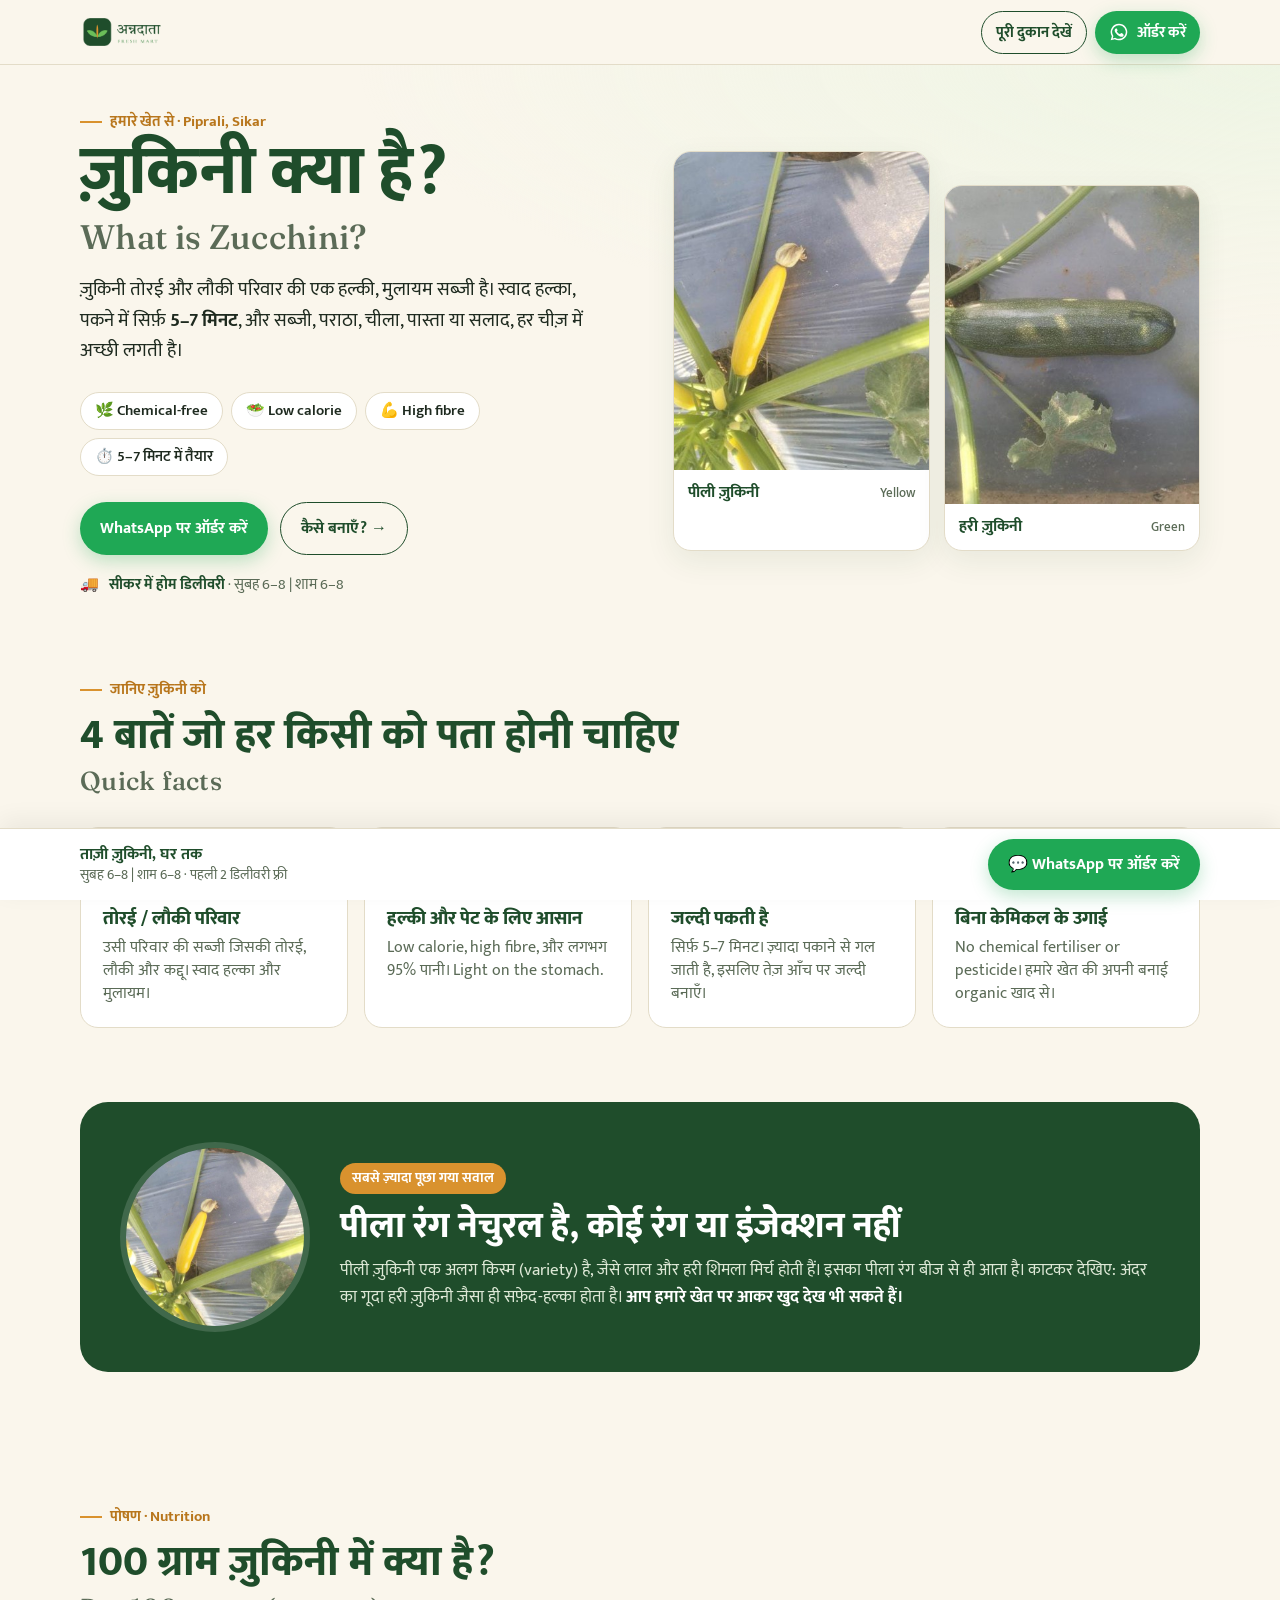
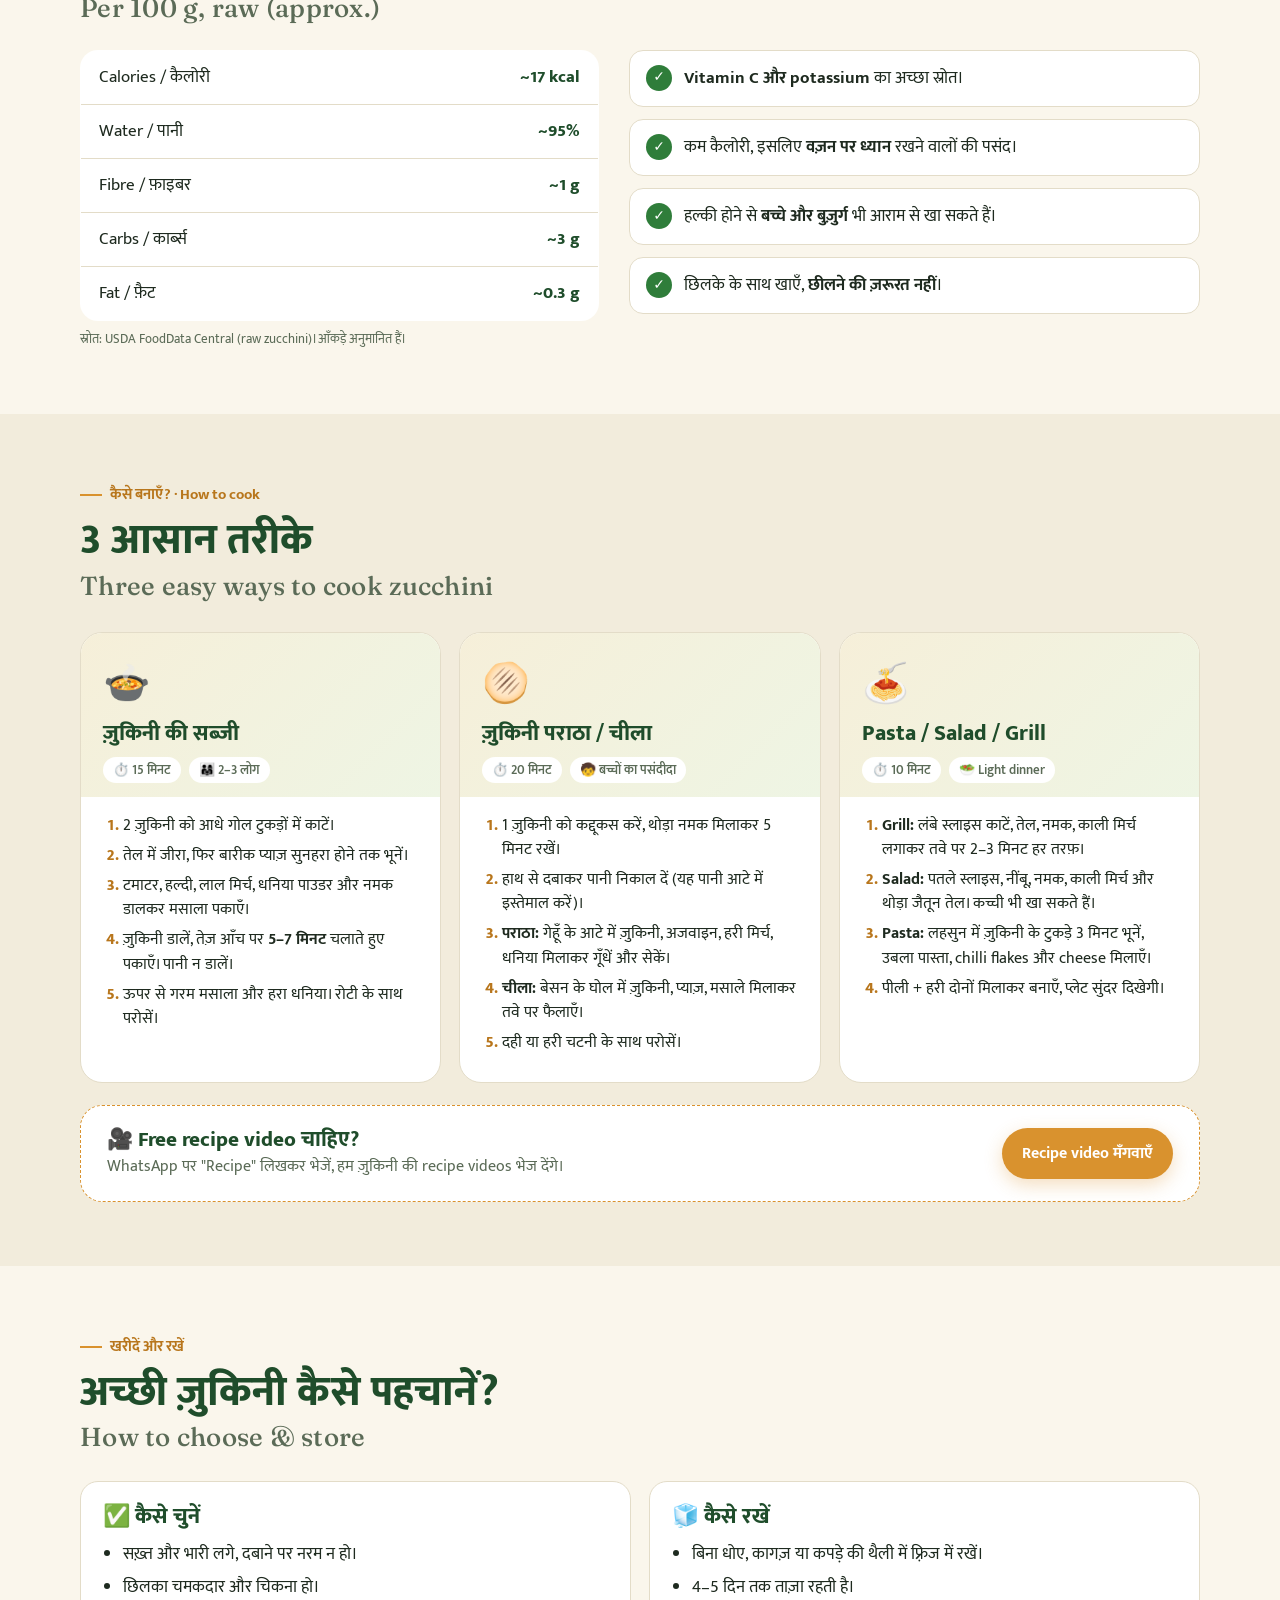
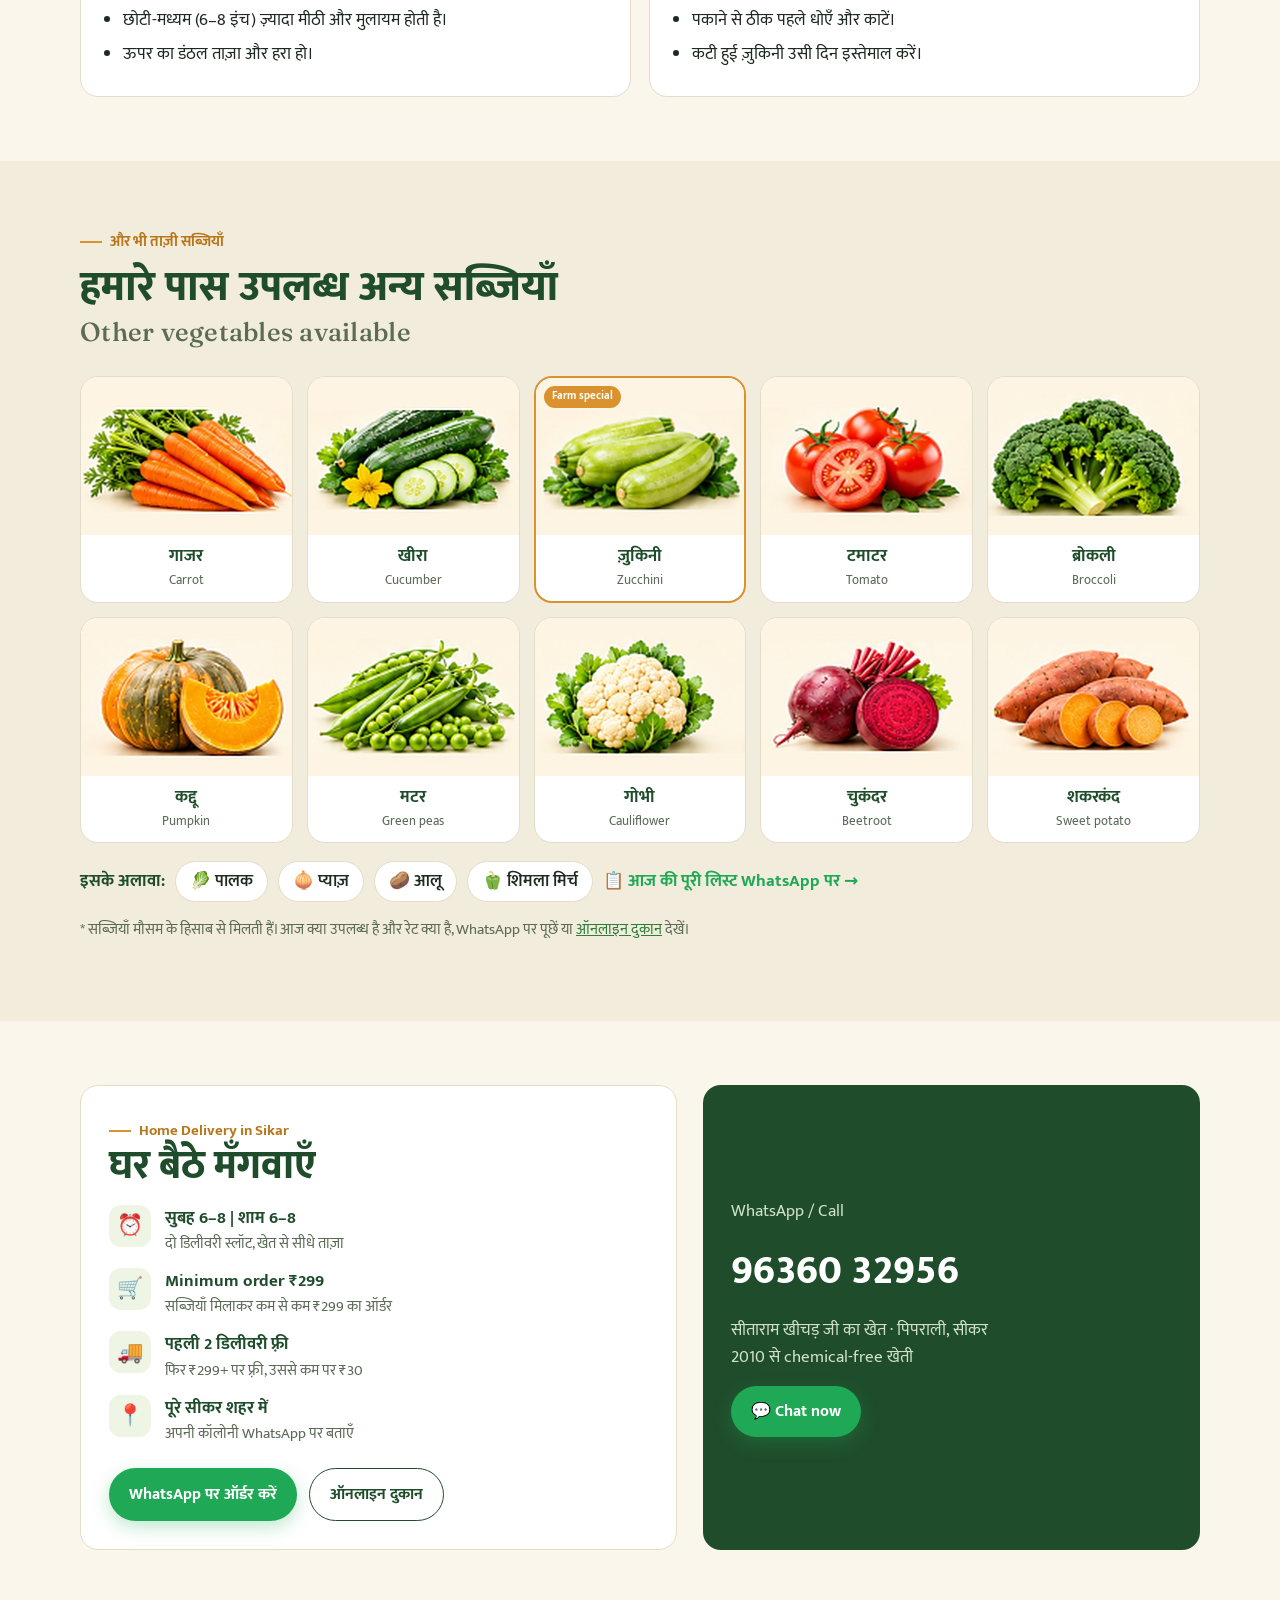
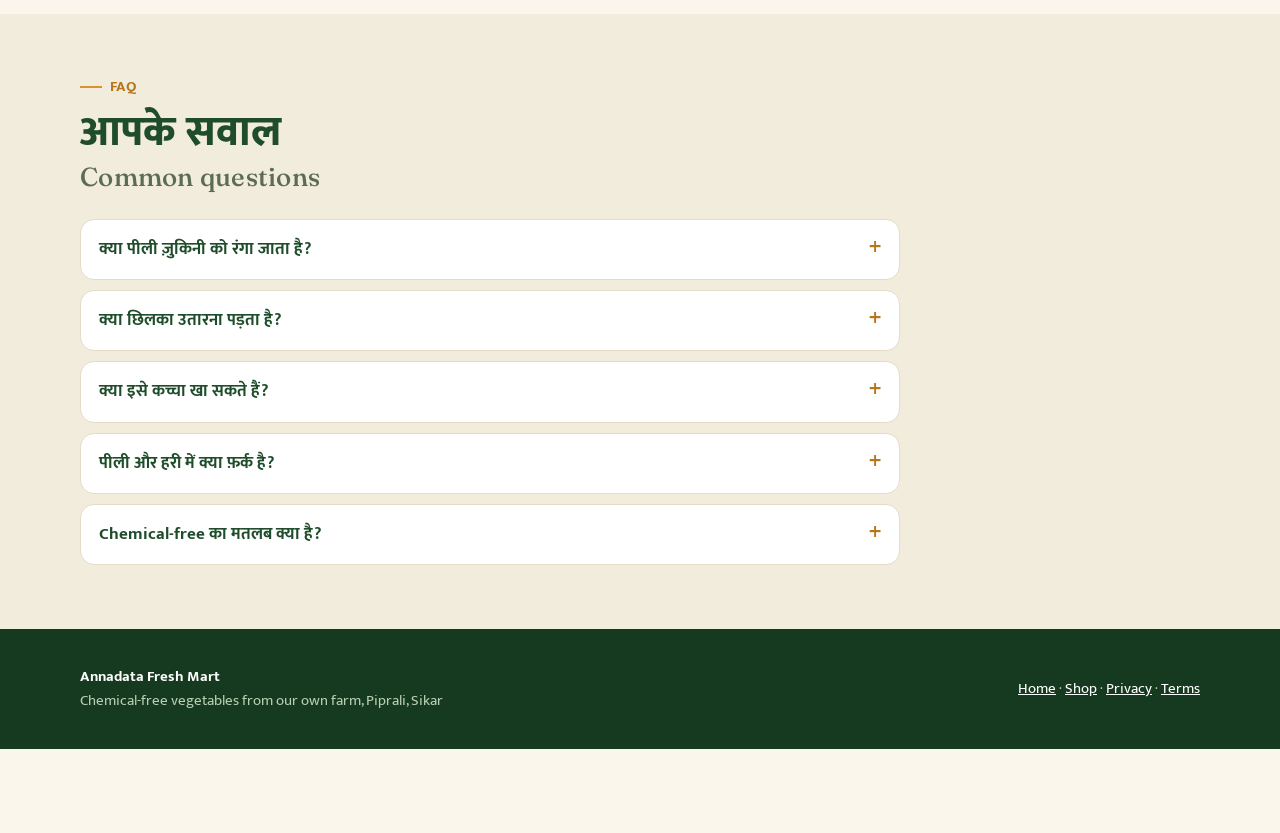
<file: zucchini.html>
<!DOCTYPE html>
<html lang="hi">
<head>
<meta charset="utf-8">
<meta name="viewport" content="width=device-width, initial-scale=1, viewport-fit=cover">
<title>ज़ुकिनी क्या है? What is Zucchini? | Annadata Fresh Mart, Sikar</title>
<meta name="description" content="ज़ुकिनी क्या है, कैसे बनाएँ, कैसे चुनें और रखें। Chemical-free yellow and green zucchini from our own farm in Piprali, Sikar. Home delivery in Sikar.">
<meta name="theme-color" content="#1F4D2B">
<meta property="og:title" content="ज़ुकिनी क्या है? | Annadata Fresh Mart">
<meta property="og:description" content="Chemical-free zucchini from our farm in Piprali, Sikar. Recipes + home delivery.">
<meta property="og:image" content="assets/zucchini-yellow.jpg">
<link rel="icon" href="assets/icon-192.png">
<link rel="apple-touch-icon" href="assets/apple-touch-icon.png">
<link rel="manifest" href="manifest.webmanifest">
<link rel="preconnect" href="https://fonts.googleapis.com">
<link rel="preconnect" href="https://fonts.gstatic.com" crossorigin>
<link href="https://fonts.googleapis.com/css2?family=Mukta:wght@400;500;600;700;800&family=Fraunces:opsz,wght@9..144,500;9..144,600&display=swap" rel="stylesheet">
<style>
:root{
  --deep:#1F4D2B; --fresh:#2F7D3A; --leaf:#6BBF59; --gold:#D9922E; --gold-d:#B8761C;
  --cream:#FAF6EC; --cream-2:#F2ECDC; --ink:#1E2A1F; --muted:#5B6B57; --line:#E3DCC8; --white:#fff;
  --r:18px; --wa:#1FA855;
}
*{box-sizing:border-box}
html{scroll-behavior:smooth}
body{margin:0;background:var(--cream);color:var(--ink);font-family:Mukta,system-ui,sans-serif;font-size:17px;line-height:1.6;overflow-x:hidden;padding-bottom:84px}
img{display:block;max-width:100%}
a{color:var(--fresh)}
h1,h2,h3{line-height:1.15;margin:0}
.wrap{width:min(100% - 36px,1120px);margin-inline:auto}
.en{display:block;font-family:Fraunces,Georgia,serif;font-weight:500;color:var(--muted);font-size:.62em;margin-top:6px;letter-spacing:.01em}
.eyebrow{display:inline-flex;align-items:center;gap:8px;color:var(--gold-d);font-weight:700;font-size:15px}
.eyebrow::before{content:"";width:22px;height:2px;background:var(--gold)}
section{padding:64px 0}
.sec-h{font-weight:800;font-size:clamp(28px,4.4vw,42px);color:var(--deep);margin:10px 0 14px}
.lead{color:var(--muted);max-width:640px;margin:0}

/* header */
header{position:sticky;top:0;z-index:20;background:rgba(250,246,236,.92);backdrop-filter:blur(10px);border-bottom:1px solid var(--line)}
header .wrap{display:flex;align-items:center;justify-content:space-between;height:64px;gap:12px}
header img{height:38px;width:auto}
.btn{display:inline-flex;align-items:center;justify-content:center;gap:8px;border-radius:999px;padding:12px 20px;font:700 16px Mukta,sans-serif;text-decoration:none;border:0;cursor:pointer;transition:transform .15s, box-shadow .15s}
.btn:active{transform:scale(.97)}
.btn-wa{background:var(--wa);color:#fff;box-shadow:0 6px 18px rgba(31,168,85,.28)}
.btn-gold{background:var(--gold);color:#fff;box-shadow:0 6px 18px rgba(217,146,46,.3)}
.btn-ghost{background:transparent;color:var(--deep);border:1.5px solid var(--deep)}
.btn-sm{padding:8px 14px;font-size:15px}
.wa-ic{width:20px;height:20px;flex:none}

/* hero */
.hero{padding:40px 0 56px;background:radial-gradient(120% 80% at 100% 0%,#EEF5E4 0,transparent 60%),var(--cream)}
.hero-grid{display:grid;grid-template-columns:1.05fr 1fr;gap:40px;align-items:center}
.hero h1{font-weight:800;font-size:clamp(40px,7vw,68px);color:var(--deep);letter-spacing:-.01em}
.hero h1 .en{font-size:.5em}
.hero p{font-size:19px;color:var(--ink);margin:18px 0 26px;max-width:520px}
.chips{display:flex;flex-wrap:wrap;gap:8px;margin:0 0 26px;padding:0;list-style:none}
.chips li{background:#fff;border:1px solid var(--line);border-radius:999px;padding:6px 14px;font-weight:600;font-size:15px}
.cta-row{display:flex;flex-wrap:wrap;gap:12px}
.duo{display:grid;grid-template-columns:1fr 1fr;gap:14px}
.duo figure{margin:0;background:#fff;border-radius:var(--r);overflow:hidden;border:1px solid var(--line);box-shadow:0 10px 30px rgba(31,77,43,.08)}
.duo img{aspect-ratio:4/5;object-fit:cover;width:100%}
.duo figcaption{padding:10px 14px;font-weight:700;color:var(--deep);display:flex;justify-content:space-between;align-items:center;gap:6px;font-size:16px}
.duo figcaption small{font-weight:500;color:var(--muted);font-size:13px}
.duo figure:nth-child(2){margin-top:34px}
.trust{display:flex;gap:10px;align-items:center;margin-top:18px;color:var(--muted);font-size:15px}
.trust b{color:var(--deep)}

/* facts */
.facts{display:grid;grid-template-columns:repeat(4,1fr);gap:16px;margin-top:30px}
.card{background:#fff;border:1px solid var(--line);border-radius:var(--r);padding:22px}
.fact .ic{width:46px;height:46px;border-radius:14px;background:#EEF5E4;display:grid;place-items:center;font-size:24px;margin-bottom:12px}
.fact h3{font-size:19px;color:var(--deep);font-weight:800}
.fact p{margin:6px 0 0;color:var(--muted);font-size:15.5px;line-height:1.5}

/* myth */
.myth{background:var(--deep);color:#fff;border-radius:28px;padding:40px;display:grid;grid-template-columns:auto 1fr;gap:30px;align-items:center}
.myth .tag{background:var(--gold);color:#fff;border-radius:999px;padding:4px 12px;font-weight:700;font-size:14px;display:inline-block}
.myth h2{font-size:clamp(26px,3.6vw,36px);margin:12px 0 10px;font-weight:800}
.myth p{margin:0;color:#DDE8D6}
.myth img{width:190px;height:190px;object-fit:cover;border-radius:50%;border:6px solid rgba(255,255,255,.15)}

/* nutrition */
.nut{display:grid;grid-template-columns:1fr 1.1fr;gap:30px;align-items:start;margin-top:26px}
.nut table{width:100%;border-collapse:collapse;background:#fff;border-radius:var(--r);overflow:hidden;border:1px solid var(--line)}
.nut td{padding:13px 18px;border-bottom:1px solid var(--line)}
.nut tr:last-child td{border:0}
.nut td:last-child{text-align:right;font-weight:800;color:var(--deep)}
.nut .note{font-size:13px;color:var(--muted);margin-top:8px}
.ticks{list-style:none;padding:0;margin:0;display:grid;gap:12px}
.ticks li{display:flex;gap:12px;background:#fff;border:1px solid var(--line);border-radius:14px;padding:14px 16px}
.ticks li::before{content:"✓";flex:none;width:26px;height:26px;border-radius:50%;background:var(--fresh);color:#fff;display:grid;place-items:center;font-weight:800;font-size:14px}

/* recipes */
.recipes{display:grid;grid-template-columns:repeat(3,1fr);gap:18px;margin-top:30px}
.rc{background:#fff;border:1px solid var(--line);border-radius:22px;overflow:hidden;display:flex;flex-direction:column}
.rc-top{padding:22px 22px 14px;background:linear-gradient(135deg,#F6EFD9,#EEF5E4)}
.rc-top .emo{font-size:38px}
.rc h3{font-size:22px;color:var(--deep);font-weight:800;margin-top:6px}
.rc .meta{display:flex;gap:8px;margin-top:10px;flex-wrap:wrap}
.rc .meta span{background:#fff;border-radius:999px;padding:3px 10px;font-size:13px;font-weight:600;color:var(--muted)}
.rc ol{margin:0;padding:16px 22px 22px 42px;font-size:15.5px;line-height:1.55}
.rc ol li{margin-bottom:6px}
.rc ol li::marker{color:var(--gold-d);font-weight:800}
.video-cta{margin-top:22px;display:flex;flex-wrap:wrap;align-items:center;justify-content:space-between;gap:16px;background:#fff;border:1.5px dashed var(--gold);border-radius:22px;padding:22px 26px}
.video-cta h3{color:var(--deep);font-size:21px;font-weight:800}
.video-cta p{margin:2px 0 0;color:var(--muted);font-size:15.5px}

/* choose & store */
.two{display:grid;grid-template-columns:1fr 1fr;gap:18px;margin-top:28px}
.two h3{font-size:22px;color:var(--deep);font-weight:800;margin-bottom:12px}
.two ul{margin:0;padding-left:20px}
.two li{margin-bottom:6px}

/* veg grid */
.alt{background:var(--cream-2)}
.veg{display:grid;grid-template-columns:repeat(5,1fr);gap:14px;margin-top:28px}
.vg{background:#fff;border:1px solid var(--line);border-radius:18px;overflow:hidden;text-align:center;position:relative}
.vg img{width:100%;aspect-ratio:4/3;object-fit:cover;background:#FDF4E3}
.vg b{display:block;font-size:17px;color:var(--deep);padding:8px 6px 0}
.vg small{display:block;color:var(--muted);font-size:13px;padding-bottom:10px}
.vg.star{border:2px solid var(--gold)}
.vg.star::after{content:"Farm special";position:absolute;top:8px;left:8px;background:var(--gold);color:#fff;font-size:11px;font-weight:700;border-radius:999px;padding:2px 8px}
.vg.more{display:flex;flex-direction:column;align-items:center;justify-content:center;background:var(--deep);color:#fff;padding:18px;text-decoration:none;border:0}
.vg.more b{color:#fff;font-size:18px}
.vg.more small{color:#CFE0C7}
.also{display:flex;flex-wrap:wrap;align-items:center;gap:10px;margin-top:18px}
.also span{font-weight:700;color:var(--deep)}
.also b{background:#fff;border:1px solid var(--line);border-radius:999px;padding:6px 14px;font-weight:600}
.also a{font-weight:700;color:var(--wa);text-decoration:none}
.veg-note{margin-top:16px;color:var(--muted);font-size:15px}

/* delivery */
.del{display:grid;grid-template-columns:1.2fr 1fr;gap:26px;align-items:stretch}
.del .card{padding:28px}
.del h2{font-size:clamp(28px,4vw,40px);color:var(--deep);font-weight:800;margin-bottom:16px}
.rules{list-style:none;margin:0 0 22px;padding:0;display:grid;gap:12px}
.rules li{display:flex;gap:14px;align-items:flex-start}
.rules .ri{flex:none;width:42px;height:42px;border-radius:12px;background:#EEF5E4;display:grid;place-items:center;font-size:21px}
.rules b{color:var(--deep)}
.rules span{display:block;color:var(--muted);font-size:15px}
.contact{background:var(--deep);color:#fff;border-radius:var(--r);padding:28px;display:flex;flex-direction:column;justify-content:center;gap:14px}
.contact .ph{font-size:clamp(30px,4.6vw,40px);font-weight:800;letter-spacing:.01em;color:#fff;text-decoration:none}
.contact p{margin:0;color:#CFE0C7}

/* faq */
.faq{margin-top:26px;display:grid;gap:10px;max-width:820px}
.faq details{background:#fff;border:1px solid var(--line);border-radius:14px;padding:4px 18px}
.faq summary{cursor:pointer;font-weight:700;color:var(--deep);padding:12px 0;list-style:none;display:flex;justify-content:space-between;gap:12px}
.faq summary::after{content:"+";font-size:22px;line-height:1;color:var(--gold-d)}
.faq details[open] summary::after{content:"–"}
.faq p{margin:0 0 14px;color:var(--muted)}

footer{background:#163A20;color:#B9CDB1;padding:36px 0;font-size:15px}
footer .wrap{display:flex;flex-wrap:wrap;gap:16px;justify-content:space-between;align-items:center}
footer a{color:#fff}

/* sticky bar */
.bar{position:fixed;left:0;right:0;bottom:0;z-index:30;background:#fff;border-top:1px solid var(--line);box-shadow:0 -8px 24px rgba(0,0,0,.06);padding:10px 0 calc(10px + env(safe-area-inset-bottom))}
.bar .wrap{display:flex;gap:10px;align-items:center;justify-content:space-between}
.bar .t{font-size:14px;line-height:1.3;color:var(--muted)}
.bar .t b{display:block;color:var(--deep);font-size:16px}

.reveal{opacity:0;transform:translateY(18px);transition:opacity .6s ease, transform .6s ease}
.reveal.in{opacity:1;transform:none}
@media (prefers-reduced-motion:reduce){.reveal{opacity:1;transform:none;transition:none}}

@media (max-width:900px){
  .hero-grid,.nut,.del{grid-template-columns:1fr}
  .facts{grid-template-columns:1fr 1fr}
  .recipes{grid-template-columns:1fr}
  .veg{grid-template-columns:repeat(5,1fr)}
  .myth{grid-template-columns:1fr;text-align:left;padding:30px}
  .myth img{width:130px;height:130px}
}
@media (max-width:560px){
  section{padding:48px 0}
  body{font-size:16.5px}
  .two{grid-template-columns:1fr}
  .veg{grid-template-columns:repeat(2,1fr)}
  .duo figure:nth-child(2){margin-top:22px}
  header .hide-sm{display:none}
  .bar .t{display:none}
  .bar .wrap .btn{flex:1}
}
</style>
<!-- Google Analytics (Google tag) -->
<script async src="https://www.googletagmanager.com/gtm.js?id=GTM-MXP9XXDD"></script>
<script>window.dataLayer=window.dataLayer||[];function gtag(){dataLayer.push(arguments);}gtag('js',new Date());</script>
<!-- Microsoft Clarity -->
<script>(function(c,l,a,r,i,t,y){c[a]=c[a]||function(){(c[a].q=c[a].q||[]).push(arguments)};t=l.createElement(r);t.async=1;t.src="https://www.clarity.ms/tag/"+i;y=l.getElementsByTagName(r)[0];y.parentNode.insertBefore(t,y);})(window,document,"clarity","script","zek0kznidj");</script>
</head>
<body>

<header>
  <div class="wrap">
    <a href="index.html" aria-label="Annadata Fresh Mart home"><img src="assets/logo-h.png" alt="Annadata Fresh Mart"></a>
    <div style="display:flex;gap:8px">
      <a class="btn btn-ghost btn-sm hide-sm" href="index.html#shop">पूरी दुकान देखें</a>
      <a class="btn btn-wa btn-sm" data-wa="order" href="#"><svg class="wa-ic" viewBox="0 0 24 24" fill="currentColor" aria-hidden="true"><path d="M12 2a10 10 0 0 0-8.6 15.1L2 22l5-1.3A10 10 0 1 0 12 2Zm0 18.2a8.2 8.2 0 0 1-4.2-1.1l-.3-.2-3 .8.8-2.9-.2-.3A8.2 8.2 0 1 1 12 20.2Zm4.5-6.1c-.2-.1-1.5-.7-1.7-.8-.2-.1-.4-.1-.6.1l-.8 1c-.1.2-.3.2-.5.1a6.7 6.7 0 0 1-3.3-2.9c-.3-.4.3-.4.7-1.3.1-.2 0-.3 0-.4l-.8-1.8c-.2-.5-.4-.4-.6-.4h-.5a1 1 0 0 0-.7.3 3 3 0 0 0-.9 2.2 5.2 5.2 0 0 0 1.1 2.8 11.9 11.9 0 0 0 4.6 4c1.7.7 2.4.8 3.2.7.5-.1 1.5-.6 1.7-1.2.2-.6.2-1.1.2-1.2l-.4-.3Z"/></svg>ऑर्डर करें</a>
    </div>
  </div>
</header>

<!-- HERO -->
<section class="hero">
  <div class="wrap hero-grid">
    <div class="reveal">
      <span class="eyebrow">हमारे खेत से · Piprali, Sikar</span>
      <h1>ज़ुकिनी क्या है?<span class="en">What is Zucchini?</span></h1>
      <p>ज़ुकिनी तोरई और लौकी परिवार की एक हल्की, मुलायम सब्ज़ी है। स्वाद हल्का, पकने में सिर्फ़ <b>5–7 मिनट</b>, और सब्ज़ी, पराठा, चीला, पास्ता या सलाद, हर चीज़ में अच्छी लगती है।</p>
      <ul class="chips">
        <li>🌿 Chemical-free</li>
        <li>🥗 Low calorie</li>
        <li>💪 High fibre</li>
        <li>⏱️ 5–7 मिनट में तैयार</li>
      </ul>
      <div class="cta-row">
        <a class="btn btn-wa" data-wa="order" href="#">WhatsApp पर ऑर्डर करें</a>
        <a class="btn btn-ghost" href="#recipes">कैसे बनाएँ? →</a>
      </div>
      <div class="trust">🚚 <span><b>सीकर में होम डिलीवरी</b> · सुबह 6–8 | शाम 6–8</span></div>
    </div>
    <div class="duo reveal">
      <figure>
        <img src="assets/zucchini-yellow.jpg" alt="Yellow zucchini from Annadata farm" loading="eager">
        <figcaption>पीली ज़ुकिनी <small>Yellow</small></figcaption>
      </figure>
      <figure>
        <img src="assets/zucchini-green.jpg" alt="Green zucchini from Annadata farm" loading="eager">
        <figcaption>हरी ज़ुकिनी <small>Green</small></figcaption>
      </figure>
    </div>
  </div>
</section>

<!-- FACTS -->
<section style="padding-top:20px">
  <div class="wrap">
    <span class="eyebrow">जानिए ज़ुकिनी को</span>
    <h2 class="sec-h">4 बातें जो हर किसी को पता होनी चाहिए<span class="en">Quick facts</span></h2>
    <div class="facts">
      <div class="card fact reveal"><div class="ic">🌱</div><h3>तोरई / लौकी परिवार</h3><p>उसी परिवार की सब्ज़ी जिसकी तोरई, लौकी और कद्दू। स्वाद हल्का और मुलायम।</p></div>
      <div class="card fact reveal"><div class="ic">🥗</div><h3>हल्की और पेट के लिए आसान</h3><p>Low calorie, high fibre, और लगभग 95% पानी। Light on the stomach.</p></div>
      <div class="card fact reveal"><div class="ic">🍳</div><h3>जल्दी पकती है</h3><p>सिर्फ़ 5–7 मिनट। ज़्यादा पकाने से गल जाती है, इसलिए तेज़ आँच पर जल्दी बनाएँ।</p></div>
      <div class="card fact reveal"><div class="ic">🌾</div><h3>बिना केमिकल के उगाई</h3><p>No chemical fertiliser or pesticide। हमारे खेत की अपनी बनाई organic खाद से।</p></div>
    </div>
  </div>
</section>

<!-- MYTH -->
<section style="padding-top:10px">
  <div class="wrap">
    <div class="myth reveal">
      <img src="assets/zucchini-yellow.jpg" alt="">
      <div>
        <span class="tag">सबसे ज़्यादा पूछा गया सवाल</span>
        <h2>पीला रंग नेचुरल है, कोई रंग या इंजेक्शन नहीं</h2>
        <p>पीली ज़ुकिनी एक अलग किस्म (variety) है, जैसे लाल और हरी शिमला मिर्च होती हैं। इसका पीला रंग बीज से ही आता है। काटकर देखिए: अंदर का गूदा हरी ज़ुकिनी जैसा ही सफ़ेद-हल्का होता है। <b style="color:#fff">आप हमारे खेत पर आकर खुद देख भी सकते हैं।</b></p>
      </div>
    </div>
  </div>
</section>

<!-- NUTRITION -->
<section>
  <div class="wrap">
    <span class="eyebrow">पोषण · Nutrition</span>
    <h2 class="sec-h">100 ग्राम ज़ुकिनी में क्या है?<span class="en">Per 100 g, raw (approx.)</span></h2>
    <div class="nut">
      <div class="reveal">
        <table>
          <tr><td>Calories / कैलोरी</td><td>~17 kcal</td></tr>
          <tr><td>Water / पानी</td><td>~95%</td></tr>
          <tr><td>Fibre / फ़ाइबर</td><td>~1 g</td></tr>
          <tr><td>Carbs / कार्ब्स</td><td>~3 g</td></tr>
          <tr><td>Fat / फ़ैट</td><td>~0.3 g</td></tr>
        </table>
        <div class="note">स्रोत: USDA FoodData Central (raw zucchini)। आँकड़े अनुमानित हैं।</div>
      </div>
      <ul class="ticks reveal">
        <li><span><b>Vitamin C और potassium</b> का अच्छा स्रोत।</span></li>
        <li><span>कम कैलोरी, इसलिए <b>वज़न पर ध्यान</b> रखने वालों की पसंद।</span></li>
        <li><span>हल्की होने से <b>बच्चे और बुज़ुर्ग</b> भी आराम से खा सकते हैं।</span></li>
        <li><span>छिलके के साथ खाएँ, <b>छीलने की ज़रूरत नहीं</b>।</span></li>
      </ul>
    </div>
  </div>
</section>

<!-- RECIPES -->
<section id="recipes" class="alt">
  <div class="wrap">
    <span class="eyebrow">कैसे बनाएँ? · How to cook</span>
    <h2 class="sec-h">3 आसान तरीके<span class="en">Three easy ways to cook zucchini</span></h2>
    <div class="recipes">
      <article class="rc reveal">
        <div class="rc-top"><div class="emo">🍲</div><h3>ज़ुकिनी की सब्ज़ी</h3>
          <div class="meta"><span>⏱️ 15 मिनट</span><span>👨‍👩‍👧 2–3 लोग</span></div></div>
        <ol>
          <li>2 ज़ुकिनी को आधे गोल टुकड़ों में काटें।</li>
          <li>तेल में जीरा, फिर बारीक प्याज़ सुनहरा होने तक भूनें।</li>
          <li>टमाटर, हल्दी, लाल मिर्च, धनिया पाउडर और नमक डालकर मसाला पकाएँ।</li>
          <li>ज़ुकिनी डालें, तेज़ आँच पर <b>5–7 मिनट</b> चलाते हुए पकाएँ। पानी न डालें।</li>
          <li>ऊपर से गरम मसाला और हरा धनिया। रोटी के साथ परोसें।</li>
        </ol>
      </article>
      <article class="rc reveal">
        <div class="rc-top"><div class="emo">🫓</div><h3>ज़ुकिनी पराठा / चीला</h3>
          <div class="meta"><span>⏱️ 20 मिनट</span><span>🧒 बच्चों का पसंदीदा</span></div></div>
        <ol>
          <li>1 ज़ुकिनी को कद्दूकस करें, थोड़ा नमक मिलाकर 5 मिनट रखें।</li>
          <li>हाथ से दबाकर पानी निकाल दें (यह पानी आटे में इस्तेमाल करें)।</li>
          <li><b>पराठा:</b> गेहूँ के आटे में ज़ुकिनी, अजवाइन, हरी मिर्च, धनिया मिलाकर गूँधें और सेकें।</li>
          <li><b>चीला:</b> बेसन के घोल में ज़ुकिनी, प्याज़, मसाले मिलाकर तवे पर फैलाएँ।</li>
          <li>दही या हरी चटनी के साथ परोसें।</li>
        </ol>
      </article>
      <article class="rc reveal">
        <div class="rc-top"><div class="emo">🍝</div><h3>Pasta / Salad / Grill</h3>
          <div class="meta"><span>⏱️ 10 मिनट</span><span>🥗 Light dinner</span></div></div>
        <ol>
          <li><b>Grill:</b> लंबे स्लाइस काटें, तेल, नमक, काली मिर्च लगाकर तवे पर 2–3 मिनट हर तरफ़।</li>
          <li><b>Salad:</b> पतले स्लाइस, नींबू, नमक, काली मिर्च और थोड़ा जैतून तेल। कच्ची भी खा सकते हैं।</li>
          <li><b>Pasta:</b> लहसुन में ज़ुकिनी के टुकड़े 3 मिनट भूनें, उबला पास्ता, chilli flakes और cheese मिलाएँ।</li>
          <li>पीली + हरी दोनों मिलाकर बनाएँ, प्लेट सुंदर दिखेगी।</li>
        </ol>
      </article>
    </div>
    <div class="video-cta reveal">
      <div>
        <h3>🎥 Free recipe video चाहिए?</h3>
        <p>WhatsApp पर "Recipe" लिखकर भेजें, हम ज़ुकिनी की recipe videos भेज देंगे।</p>
      </div>
      <a class="btn btn-gold" data-wa="recipe" href="#">Recipe video मँगवाएँ</a>
    </div>
  </div>
</section>

<!-- CHOOSE & STORE -->
<section>
  <div class="wrap">
    <span class="eyebrow">खरीदें और रखें</span>
    <h2 class="sec-h">अच्छी ज़ुकिनी कैसे पहचानें?<span class="en">How to choose &amp; store</span></h2>
    <div class="two">
      <div class="card reveal">
        <h3>✅ कैसे चुनें</h3>
        <ul>
          <li>सख़्त और भारी लगे, दबाने पर नरम न हो।</li>
          <li>छिलका चमकदार और चिकना हो।</li>
          <li>छोटी-मध्यम (6–8 इंच) ज़्यादा मीठी और मुलायम होती है।</li>
          <li>ऊपर का डंठल ताज़ा और हरा हो।</li>
        </ul>
      </div>
      <div class="card reveal">
        <h3>🧊 कैसे रखें</h3>
        <ul>
          <li>बिना धोए, कागज़ या कपड़े की थैली में फ़्रिज में रखें।</li>
          <li>4–5 दिन तक ताज़ा रहती है।</li>
          <li>पकाने से ठीक पहले धोएँ और काटें।</li>
          <li>कटी हुई ज़ुकिनी उसी दिन इस्तेमाल करें।</li>
        </ul>
      </div>
    </div>
  </div>
</section>

<!-- OTHER VEG -->
<section class="alt" id="veg">
  <div class="wrap">
    <span class="eyebrow">और भी ताज़ी सब्ज़ियाँ</span>
    <h2 class="sec-h">हमारे पास उपलब्ध अन्य सब्ज़ियाँ<span class="en">Other vegetables available</span></h2>
    <div class="veg">
      <div class="vg reveal"><img src="assets/veg/gajar.jpg" alt="Carrot" loading="lazy"><b>गाजर</b><small>Carrot</small></div>
      <div class="vg reveal"><img src="assets/veg/kheera.jpg" alt="Cucumber" loading="lazy"><b>खीरा</b><small>Cucumber</small></div>
      <div class="vg star reveal"><img src="assets/veg/zucchini.jpg" alt="Zucchini" loading="lazy"><b>ज़ुकिनी</b><small>Zucchini</small></div>
      <div class="vg reveal"><img src="assets/veg/tamatar.jpg" alt="Tomato" loading="lazy"><b>टमाटर</b><small>Tomato</small></div>
      <div class="vg reveal"><img src="assets/veg/broccoli.jpg" alt="Broccoli" loading="lazy"><b>ब्रोकली</b><small>Broccoli</small></div>
      <div class="vg reveal"><img src="assets/veg/kaddu.jpg" alt="Pumpkin" loading="lazy"><b>कद्दू</b><small>Pumpkin</small></div>
      <div class="vg reveal"><img src="assets/veg/matar.jpg" alt="Green peas" loading="lazy"><b>मटर</b><small>Green peas</small></div>
      <div class="vg reveal"><img src="assets/veg/gobhi.jpg" alt="Cauliflower" loading="lazy"><b>गोभी</b><small>Cauliflower</small></div>
      <div class="vg reveal"><img src="assets/veg/chukandar.jpg" alt="Beetroot" loading="lazy"><b>चुकंदर</b><small>Beetroot</small></div>
      <div class="vg reveal"><img src="assets/veg/shakarkand.jpg" alt="Sweet potato" loading="lazy"><b>शकरकंद</b><small>Sweet potato</small></div>
    </div>
    <div class="also reveal"><span>इसके अलावा:</span><b>🥬 पालक</b><b>🧅 प्याज़</b><b>🥔 आलू</b><b>🫑 शिमला मिर्च</b><a data-wa="list" href="#">📋 आज की पूरी लिस्ट WhatsApp पर →</a></div>
    <p class="veg-note">* सब्ज़ियाँ मौसम के हिसाब से मिलती हैं। आज क्या उपलब्ध है और रेट क्या है, WhatsApp पर पूछें या <a href="index.html#shop">ऑनलाइन दुकान</a> देखें।</p>
  </div>
</section>

<!-- DELIVERY -->
<section id="delivery">
  <div class="wrap del">
    <div class="card reveal">
      <span class="eyebrow">Home Delivery in Sikar</span>
      <h2>घर बैठे मँगवाएँ</h2>
      <ul class="rules">
        <li><div class="ri">⏰</div><div><b>सुबह 6–8 | शाम 6–8</b><span>दो डिलीवरी स्लॉट, खेत से सीधे ताज़ा</span></div></li>
        <li><div class="ri">🛒</div><div><b>Minimum order ₹299</b><span>सब्ज़ियाँ मिलाकर कम से कम ₹299 का ऑर्डर</span></div></li>
        <li><div class="ri">🚚</div><div><b>पहली 2 डिलीवरी फ़्री</b><span>फिर ₹299+ पर फ़्री, उससे कम पर ₹30</span></div></li>
        <li><div class="ri">📍</div><div><b>पूरे सीकर शहर में</b><span>अपनी कॉलोनी WhatsApp पर बताएँ</span></div></li>
      </ul>
      <div class="cta-row">
        <a class="btn btn-wa" data-wa="order" href="#">WhatsApp पर ऑर्डर करें</a>
        <a class="btn btn-ghost" href="index.html#shop">ऑनलाइन दुकान</a>
      </div>
    </div>
    <div class="contact reveal">
      <p>WhatsApp / Call</p>
      <a class="ph" href="tel:+919636032956">96360 32956</a>
      <p>सीताराम खीचड़ जी का खेत · पिपराली, सीकर<br>2010 से chemical-free खेती</p>
      <a class="btn btn-wa" data-wa="order" href="#" style="align-self:flex-start">💬 Chat now</a>
    </div>
  </div>
</section>

<!-- FAQ -->
<section class="alt" style="padding-top:56px">
  <div class="wrap">
    <span class="eyebrow">FAQ</span>
    <h2 class="sec-h">आपके सवाल<span class="en">Common questions</span></h2>
    <div class="faq">
      <details><summary>क्या पीली ज़ुकिनी को रंगा जाता है?</summary><p>नहीं। पीली ज़ुकिनी एक अलग किस्म है, इसका रंग बीज से आता है। कोई रंग या इंजेक्शन नहीं।</p></details>
      <details><summary>क्या छिलका उतारना पड़ता है?</summary><p>नहीं। ज़ुकिनी का छिलका पतला और मुलायम होता है, बस धोकर छिलके के साथ पकाएँ।</p></details>
      <details><summary>क्या इसे कच्चा खा सकते हैं?</summary><p>हाँ, पतले स्लाइस करके सलाद में नींबू-नमक के साथ कच्ची भी खाई जाती है।</p></details>
      <details><summary>पीली और हरी में क्या फ़र्क है?</summary><p>स्वाद और पोषण लगभग एक जैसा है। पीली थोड़ी ज़्यादा मुलायम और हल्की मीठी लगती है। दोनों मिलाकर बनाने से डिश रंगीन दिखती है।</p></details>
      <details><summary>Chemical-free का मतलब क्या है?</summary><p>हम खेत में केमिकल खाद या कीटनाशक नहीं डालते। खेत की अपनी बनाई organic खाद (liquid khaad) इस्तेमाल होती है। आप खेत पर आकर देख सकते हैं।</p></details>
    </div>
  </div>
</section>

<footer>
  <div class="wrap">
    <div><b style="color:#fff">Annadata Fresh Mart</b><br>Chemical-free vegetables from our own farm, Piprali, Sikar</div>
    <div><a href="index.html">Home</a> · <a href="index.html#shop">Shop</a> · <a href="privacy.html">Privacy</a> · <a href="terms.html">Terms</a></div>
  </div>
</footer>

<div class="bar">
  <div class="wrap">
    <div class="t"><b>ताज़ी ज़ुकिनी, घर तक</b>सुबह 6–8 | शाम 6–8 · पहली 2 डिलीवरी फ़्री</div>
    <a class="btn btn-wa" data-wa="order" href="#">💬 WhatsApp पर ऑर्डर करें</a>
  </div>
</div>

<script>
(function(){
  var WA = "919636032956";
  var MSG = {
    order: "नमस्ते Annadata Fresh Mart! मुझे ज़ुकिनी / सब्ज़ियाँ ऑर्डर करनी हैं। (Website से)",
    recipe: "Recipe — नमस्ते! मुझे ज़ुकिनी की free recipe video भेज दीजिए।",
    list: "नमस्ते! आज कौन-कौन सी सब्ज़ियाँ उपलब्ध हैं और रेट क्या है?"
  };
  document.querySelectorAll("[data-wa]").forEach(function(a){
    var m = MSG[a.getAttribute("data-wa")] || MSG.order;
    a.href = "https://wa.me/" + WA + "?text=" + encodeURIComponent(m);
    a.target = "_blank"; a.rel = "noopener";
  });
  var io = "IntersectionObserver" in window ? new IntersectionObserver(function(es){
    es.forEach(function(e){ if(e.isIntersecting){ e.target.classList.add("in"); io.unobserve(e.target); } });
  },{threshold:.12}) : null;
  document.querySelectorAll(".reveal").forEach(function(el){ io ? io.observe(el) : el.classList.add("in"); });
})();
</script>
</body>
</html>
</file>
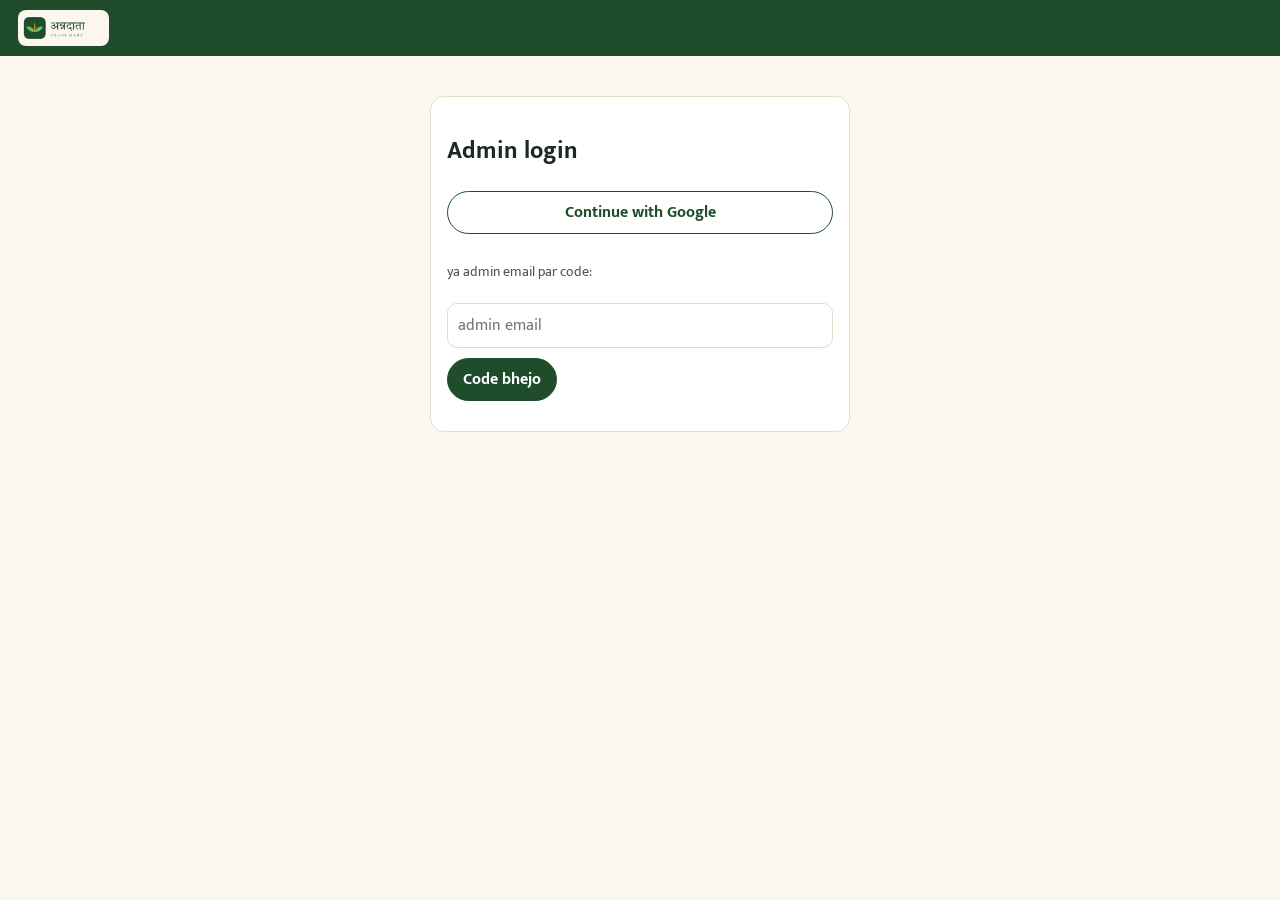
<file: site/admin.html>
<!doctype html>
<html lang="hi">
<head>
<meta charset="utf-8">
<meta name="viewport" content="width=device-width, initial-scale=1">
<meta name="robots" content="noindex">
<title>Admin — Annadata Fresh Mart</title>
<link rel="icon" href="assets/icon-192.png">
<style>
@font-face{font-family:Mukta;font-weight:400;src:url(assets/fonts/mukta-latin-400-normal.woff2)}
@font-face{font-family:Mukta;font-weight:700;src:url(assets/fonts/mukta-latin-700-normal.woff2)}
@font-face{font-family:Mukta;font-weight:400;src:url(assets/fonts/mukta-devanagari-400-normal.woff2);unicode-range:U+0900-097F}
@font-face{font-family:Mukta;font-weight:700;src:url(assets/fonts/mukta-devanagari-700-normal.woff2);unicode-range:U+0900-097F}
:root{--deep:#1F4D2B;--leaf:#4E9A3E;--soft:#E6F0DC;--gold:#B8862B;--cream:#FBF7EE;--line:#E4DCC8;--muted:#4A5A4C;--red:#B23A2A}
*{box-sizing:border-box}body{margin:0;background:var(--cream);font-family:Mukta,system-ui,sans-serif;color:#1D2A1F;font-size:16px}
header{background:var(--deep);color:#fff;padding:10px 18px;display:flex;justify-content:space-between;align-items:center;gap:10px;flex-wrap:wrap;position:sticky;top:0;z-index:5}
header img{height:36px;background:var(--cream);border-radius:8px;padding:3px}
header small{opacity:.85}
main{width:min(100% - 24px,1100px);margin:16px auto 60px}
.tabs{display:flex;gap:8px;flex-wrap:wrap;margin-bottom:14px}
button,.btn{font:inherit;cursor:pointer}
.tabs button,.btn{border:1.5px solid var(--deep);background:#fff;color:var(--deep);border-radius:999px;padding:7px 15px;font-weight:700;text-decoration:none;display:inline-block}
.tabs button[aria-selected=true],.btn.p{background:var(--deep);color:#fff}
.btn.g{background:var(--gold);border-color:var(--gold);color:#fff}.btn.r{border-color:var(--red);color:var(--red)}.btn.s{padding:4px 11px;font-size:14px}
.card{background:#fff;border:1px solid var(--line);border-radius:14px;padding:14px 16px;margin-bottom:10px}
.row{display:flex;justify-content:space-between;gap:10px;flex-wrap:wrap;align-items:center}
.sub{color:var(--muted);font-size:14px}.b{font-weight:700}
.badge{font-size:13px;font-weight:700;padding:2px 10px;border-radius:999px;background:var(--soft);color:var(--deep);white-space:nowrap}
.badge.w{background:#F6EBD3;color:#8A5A12}.badge.n{background:#FBE9DF;color:#8A3A16}
input,select,textarea{font:inherit;padding:8px 10px;border:1.5px solid var(--line);border-radius:10px;background:#fff;max-width:100%}
.err{color:var(--red);font-weight:600}
.login{max-width:420px;margin:40px auto}
.login input{width:100%;margin:6px 0 10px}
.stats{display:grid;grid-template-columns:repeat(auto-fit,minmax(150px,1fr));gap:10px;margin-bottom:14px}
.stat{background:#fff;border:1px solid var(--line);border-radius:12px;padding:12px}.stat b{font-size:24px;color:var(--deep);display:block}
.items{margin:6px 0;padding-left:18px;font-size:15px}
.opts{display:grid;grid-template-columns:90px 90px 90px auto;gap:6px;align-items:center;font-size:14px;margin-top:8px}
.opts input{width:90px;padding:6px 8px}
.filters{display:flex;gap:8px;flex-wrap:wrap;margin-bottom:12px}
a{color:var(--deep)}
</style>
</head>
<body>
<header><img src="assets/logo-h.png" alt="Annadata Fresh Mart"><span id="who"></span></header>
<main id="app"><p>Loading…</p></main>
<script src="assets/supabase.js"></script>
<script src="config.js"></script>
<script>
const sb = supabase.createClient(CONFIG.supabaseUrl, CONFIG.supabaseKey, { auth: { persistSession: true, autoRefreshToken: true, detectSessionInUrl: true, flowType: "pkce", storageKey: "af-auth" } });
const $ = s => document.querySelector(s), app = $("#app");
const esc = s => String(s ?? "").replace(/[&<>"']/g, c => ({ "&": "&amp;", "<": "&lt;", ">": "&gt;", '"': "&quot;", "'": "&#39;" }[c]));
const fmt = n => "₹" + Number(n || 0).toLocaleString("en-IN");
const dt = s => new Date(s).toLocaleString("en-IN", { day: "numeric", month: "short", hour: "numeric", minute: "2-digit" });
const ST = { awaiting_payment: "Payment baaki", placed: "Naya order", confirmed: "Confirmed", out_for_delivery: "Raste mein", delivered: "Delivered", cancelled: "Cancelled" };
let tab = "orders", filter = "open", email = "";

async function start() {
  const { data: { session } } = await sb.auth.getSession();
  if (!session) return loginView();
  $("#who").innerHTML = `<small>${esc(session.user.email || "")}</small> <button class="btn s" onclick="logout()">Logout</button>`;
  const { data: isAdmin, error } = await sb.rpc("is_admin");
  if (error || !isAdmin) { app.innerHTML = `<div class="card login"><p class="err">Ye account admin nahi hai.</p><p class="sub">${esc(session.user.email || "")} se login hua hai. Admin email se login karein.</p><button class="btn" onclick="logout()">Dusre email se login</button></div>`; return; }
  render();
}
function loginView(step) {
  app.innerHTML = step === "code"
    ? `<div class="card login"><h2>Code daalein</h2><p class="sub">${esc(email)} par code bheja hai.</p><input id="code" inputmode="numeric" maxlength="8" placeholder="Code"><button class="btn p" onclick="verify()">Login</button> <button class="btn" onclick="loginView()">Wapas</button><p id="msg" class="err"></p></div>`
    : `<div class="card login"><h2>Admin login</h2><button class="btn" style="width:100%;margin-bottom:12px" onclick="google()">Continue with Google</button><p class="sub">ya admin email par code:</p><input id="em" type="email" placeholder="admin email" value="${esc(email)}"><button class="btn p" onclick="send()">Code bhejo</button><p id="msg" class="err"></p></div>`;
}
async function send() { email = $("#em").value.trim().toLowerCase(); const { error } = await sb.auth.signInWithOtp({ email, options: { shouldCreateUser: false, emailRedirectTo: location.href.split("#")[0].split("?")[0] } }); if (error) $("#msg").textContent = "Code nahi gaya: " + error.message; else loginView("code"); }
async function verify() { const { error } = await sb.auth.verifyOtp({ email, token: $("#code").value.trim(), type: "email" }); if (error) $("#msg").textContent = "Galat code"; else start(); }
function google() { sb.auth.signInWithOAuth({ provider: "google", options: { redirectTo: location.href.split("#")[0].split("?")[0] } }); }
async function logout() { await sb.auth.signOut({ scope: "local" }); location.reload(); }

function render() {
  app.innerHTML = `<div class="tabs" role="tablist">${[["orders", "Orders"], ["members", "Membership"], ["products", "Sabzi & rate"]].map(([k, l]) => `<button role="tab" aria-selected="${tab === k}" onclick="tab='${k}';render()">${l}</button>`).join("")}</div><div id="body"><p>Loading…</p></div>`;
  ({ orders, members, products })[tab]();
}
async function names(ids) { const { data } = await sb.from("profiles").select("id,full_name,phone,email").in("id", [...new Set(ids)]); return Object.fromEntries((data || []).map(p => [p.id, p])); }

async function orders() {
  let q = sb.from("orders").select("*").order("created_at", { ascending: false }).limit(200);
  if (filter === "open") q = q.in("status", ["awaiting_payment", "placed", "confirmed", "out_for_delivery"]);
  const { data, error } = await q; if (error) return $("#body").innerHTML = `<p class="err">${esc(error.message)}</p>`;
  const today = new Date().toDateString(), tdy = data.filter(o => new Date(o.created_at).toDateString() === today && o.status !== "cancelled");
  const status = s => `<select onchange="setStatus(${s.id},this.value)">${Object.entries(ST).map(([k, l]) => `<option value="${k}" ${k === s.status ? "selected" : ""}>${l}</option>`).join("")}</select>`;
  $("#body").innerHTML = `<div class="stats"><div class="stat"><b>${tdy.length}</b>Aaj ke orders</div><div class="stat"><b>${fmt(tdy.reduce((a, o) => a + o.total, 0))}</b>Aaj ki bikri</div><div class="stat"><b>${data.filter(o => o.status === "placed" || o.status === "awaiting_payment").length}</b>Naye / payment baaki</div></div>
  <div class="filters"><button class="btn s ${filter === "open" ? "p" : ""}" onclick="filter='open';orders()">Chalu orders</button><button class="btn s ${filter === "all" ? "p" : ""}" onclick="filter='all';orders()">Sab orders</button><button class="btn s" onclick="orders()">Refresh</button></div>` +
  (data.length ? data.map(o => `<div class="card"><div class="row"><span class="b">#${o.id} · ${fmt(o.total)} · ${esc(o.name)}</span><span class="badge ${o.status === "cancelled" ? "n" : ["placed", "awaiting_payment"].includes(o.status) ? "w" : ""}">${ST[o.status] || o.status}</span></div>
    <ul class="items">${(o.items || []).map(i => `<li>${esc(i.name)} ${i.opt ? "(" + esc(i.opt) + ")" : ""} × ${i.qty} = ${fmt(i.price * i.qty)}</li>`).join("")}${o.has_kit ? "<li>🎁 Zucchini recipe kit (WhatsApp par bhejein)</li>" : ""}</ul>
    <div class="sub">📍 ${esc(o.address)}${o.landmark ? ", " + esc(o.landmark) : ""}<br>🕒 ${esc(o.slot)} · ordered ${dt(o.created_at)}<br>
    📞 <a href="tel:+91${esc(o.phone)}">${esc(o.phone)}</a> · <a target="_blank" rel="noopener" href="https://wa.me/91${esc(o.phone)}?text=${encodeURIComponent("Namaste " + o.name + "! Annadata Fresh Mart: aapka order #" + o.id + " (" + fmt(o.total) + ") confirm hai. Delivery: " + o.slot)}">WhatsApp confirm bhejein</a><br>
    💰 ${o.pay_method === "cod" ? "Delivery par payment" : o.pay_method === "wallet" ? "Wallet se paid" : "UPI"} · Items ${fmt(o.subtotal)} + delivery ${fmt(o.delivery_fee)} · ${o.paid ? "<b style='color:var(--leaf)'>PAID</b>" : "<b>Not paid</b>"}${o.upi_ref ? " · UPI ref: <b>" + esc(o.upi_ref) + "</b>" : ""}</div>
    <div class="row" style="margin-top:8px;justify-content:flex-start">${status(o)}${!o.paid ? ` <button class="btn s g" onclick="markPaid(${o.id})">Paid mark karo</button>` : ""}${o.delivery_fee > 0 && o.status !== "cancelled" ? ` <button class="btn s" onclick="waive(${o.id})">2 km ke andar: fee hatao</button>` : ""}</div></div>`).join("") : `<p class="sub">Koi order nahi.</p>`);
}
async function setStatus(id, s) { if (s === "cancelled" && !confirm("Order cancel karein? Wallet order ho to paisa wapas jayega.")) return orders(); const { error } = await sb.rpc("admin_set_order_status", { p_id: id, p_status: s }); if (error) alert(error.message); orders(); }
async function markPaid(id) { if (!confirm("Payment mil gaya? Paid mark karein?")) return; const { error } = await sb.rpc("admin_mark_paid", { p_id: id }); if (error) alert(error.message); orders(); }
async function waive(id) { if (!confirm("Delivery fee ₹30 hata dein?")) return; const { error } = await sb.rpc("admin_waive_fee", { p_id: id }); if (error) alert(error.message); orders(); }

async function members() {
  const { data, error } = await sb.from("membership_requests").select("*").order("created_at", { ascending: false }).limit(100);
  if (error) return $("#body").innerHTML = `<p class="err">${esc(error.message)}</p>`;
  const ppl = await names(data.map(r => r.user_id));
  $("#body").innerHTML = data.length ? data.map(r => { const p = ppl[r.user_id] || {}; return `<div class="card"><div class="row"><span class="b">${r.plan === "parivar" ? "Parivar" : "Saathi"} · paid ${fmt(r.amount)} → credit ${fmt(r.credit)}</span><span class="badge ${r.status === "pending" ? "w" : r.status === "rejected" ? "n" : ""}">${esc(r.status)}</span></div>
    <div class="sub">${esc(p.full_name || "")} · ${esc(p.email || "")} · ${esc(p.phone || "")}<br>UPI ref: <b>${esc(r.upi_ref)}</b> · ${dt(r.created_at)}</div>
    ${r.status === "pending" ? `<div style="margin-top:8px"><button class="btn s g" onclick="decide(${r.id},true)">Payment mila: approve</button> <button class="btn s r" onclick="decide(${r.id},false)">Reject</button></div>` : ""}</div>`; }).join("") : `<p class="sub">Koi request nahi.</p>`;
}
async function decide(id, ok) { if (!confirm(ok ? "Payment check kar liya? Balance jod dein?" : "Reject karein?")) return; const { error } = await sb.rpc("admin_decide_membership", { p_id: id, p_approve: ok }); if (error) alert(error.message); members(); }

let PR = [];
async function products() {
  const { data, error } = await sb.from("products").select("*").order("sort");
  if (error) return $("#body").innerHTML = `<p class="err">${esc(error.message)}</p>`;
  PR = data;
  $("#body").innerHTML = `<p class="sub">Har subah rate yahan badlo. "Price" = bechne ka rate, "MRP" = kata hua rate. Sabzi khatam ho to "Dikhao" hata do.</p>` + data.map((p, i) => `<div class="card"><div class="row"><span class="b">${esc(p.name_en)} · ${esc(p.name_hi || "")}</span><label><input type="checkbox" id="ac_${i}" ${p.active ? "checked" : ""}> Dikhao</label></div>
    <div class="opts"><b>Size</b><b>Price ₹</b><b>MRP ₹</b><span></span>${(p.options || []).map((o, j) => `<span>${esc(o.en)}</span><input type="number" min="1" id="pr_${i}_${j}" value="${o.price}"><input type="number" min="1" id="mr_${i}_${j}" value="${o.mrp || o.price}"><span>${o.def ? "<span class='badge'>default</span>" : ""}</span>`).join("")}</div>
    <div style="margin-top:10px"><button class="btn s p" onclick="saveP(${i})">Save</button> <span id="ok_${i}" class="sub"></span></div></div>`).join("");
}
async function saveP(i) {
  const p = PR[i]; const opts = p.options.map((o, j) => { const price = Math.max(1, parseInt($(`#pr_${i}_${j}`).value) || o.price); const mrp = Math.max(price, parseInt($(`#mr_${i}_${j}`).value) || price); return { ...o, price, mrp }; });
  const d = opts.find(o => o.def) || opts[0];
  const { error } = await sb.from("products").update({ options: opts, price: d.price, mrp: d.mrp, active: $(`#ac_${i}`).checked }).eq("id", p.id);
  $(`#ok_${i}`).textContent = error ? "Error: " + error.message : "Saved ✓"; if (!error) PR[i].options = opts;
}
sb.auth.onAuthStateChange((e) => { if (e === "SIGNED_IN") setTimeout(start, 0); });
start();
</script>
</body>
</html>
</file>
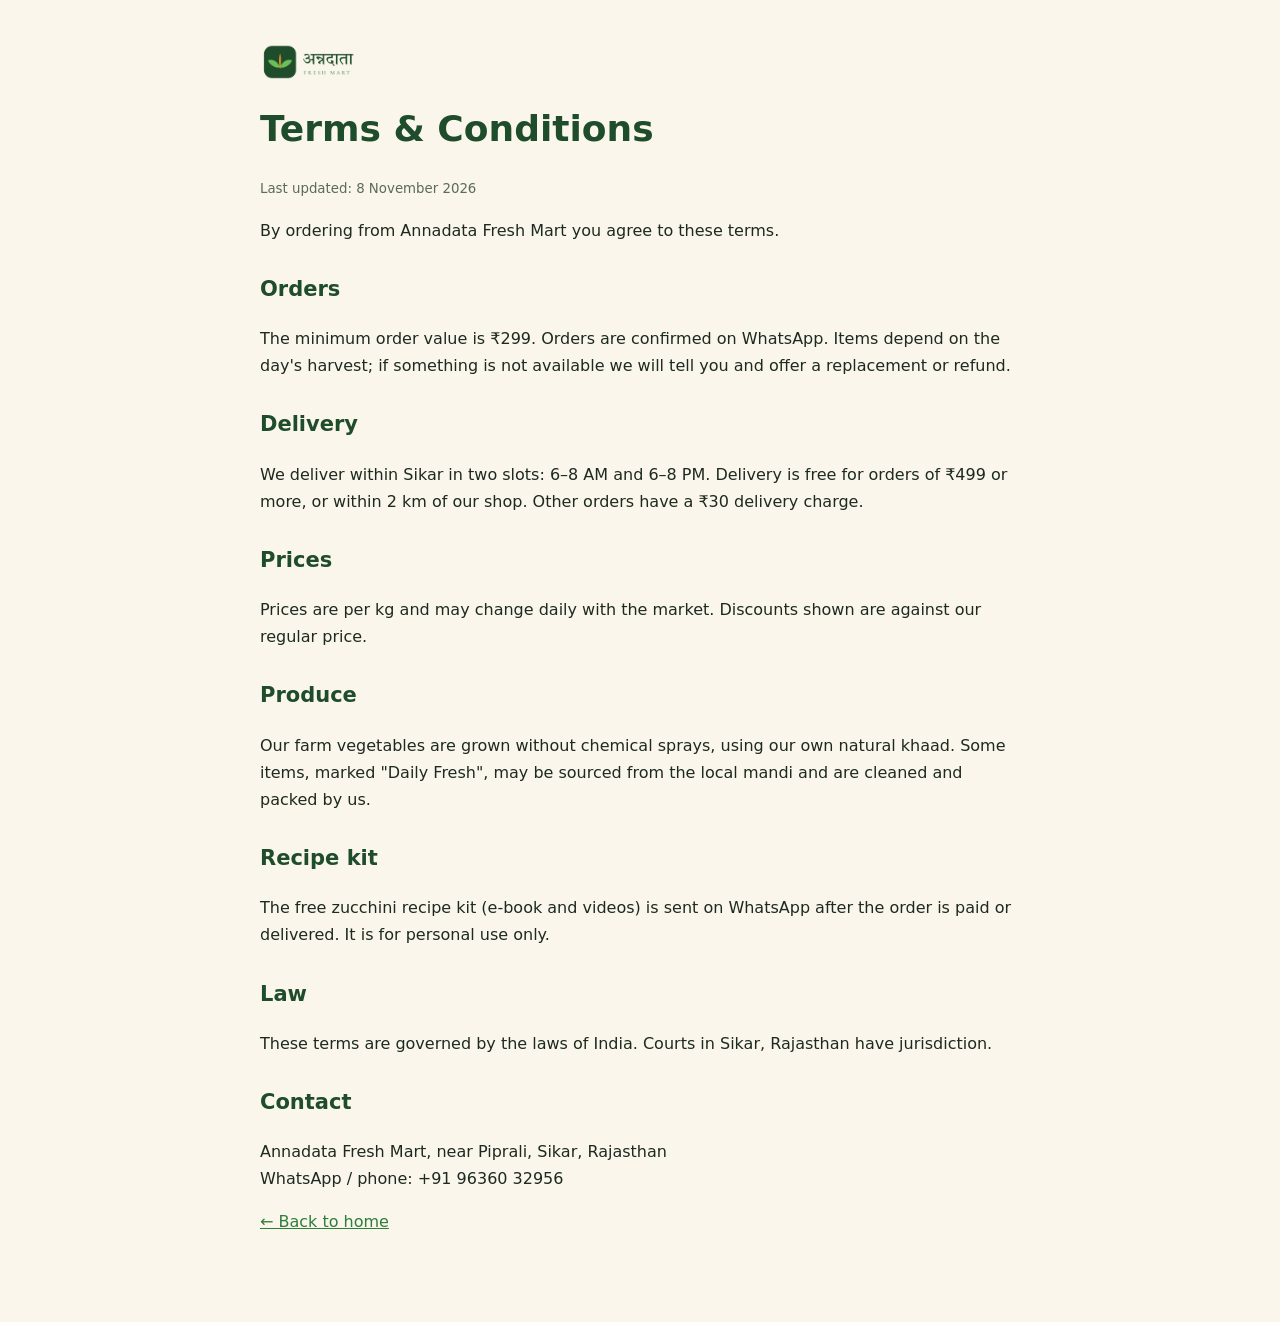
<file: site/terms.html>
<!doctype html><html lang="en"><head><meta charset="utf-8"><meta name="viewport" content="width=device-width, initial-scale=1"><title>Terms &amp; Conditions — Annadata Fresh Mart</title><link rel="icon" href="assets/logo-badge.png"><style>body{margin:0;background:#FAF6EC;color:#1E2A1F;font-family:Mukta,system-ui,sans-serif;line-height:1.7}main{width:min(100% - 40px,760px);margin:0 auto;padding:40px 0 70px}h1{color:#1F4D2B;font-size:36px;line-height:1.15}h2{color:#1F4D2B;font-size:21px;margin-top:28px}a{color:#2F7D3A}.top{display:flex;align-items:center;gap:12px;margin-bottom:24px}.top img{height:44px}small{color:#5B6B57}</style></head><body><main><a class="top" href="index.html"><img src="assets/logo-h.png" alt="Annadata Fresh Mart"></a><h1>Terms &amp; Conditions</h1><small>Last updated: 8 November 2026</small><p>By ordering from Annadata Fresh Mart you agree to these terms.</p>
<h2>Orders</h2><p>The minimum order value is ₹299. Orders are confirmed on WhatsApp. Items depend on the day's harvest; if something is not available we will tell you and offer a replacement or refund.</p>
<h2>Delivery</h2><p>We deliver within Sikar in two slots: 6–8 AM and 6–8 PM. Delivery is free for orders of ₹499 or more, or within 2 km of our shop. Other orders have a ₹30 delivery charge.</p>
<h2>Prices</h2><p>Prices are per kg and may change daily with the market. Discounts shown are against our regular price.</p>
<h2>Produce</h2><p>Our farm vegetables are grown without chemical sprays, using our own natural khaad. Some items, marked "Daily Fresh", may be sourced from the local mandi and are cleaned and packed by us.</p>
<h2>Recipe kit</h2><p>The free zucchini recipe kit (e-book and videos) is sent on WhatsApp after the order is paid or delivered. It is for personal use only.</p>
<h2>Law</h2><p>These terms are governed by the laws of India. Courts in Sikar, Rajasthan have jurisdiction.</p><h2>Contact</h2><p>Annadata Fresh Mart, near Piprali, Sikar, Rajasthan<br>WhatsApp / phone: +91 96360 32956</p><p><a href="index.html">← Back to home</a></p></main></body></html>
</file>
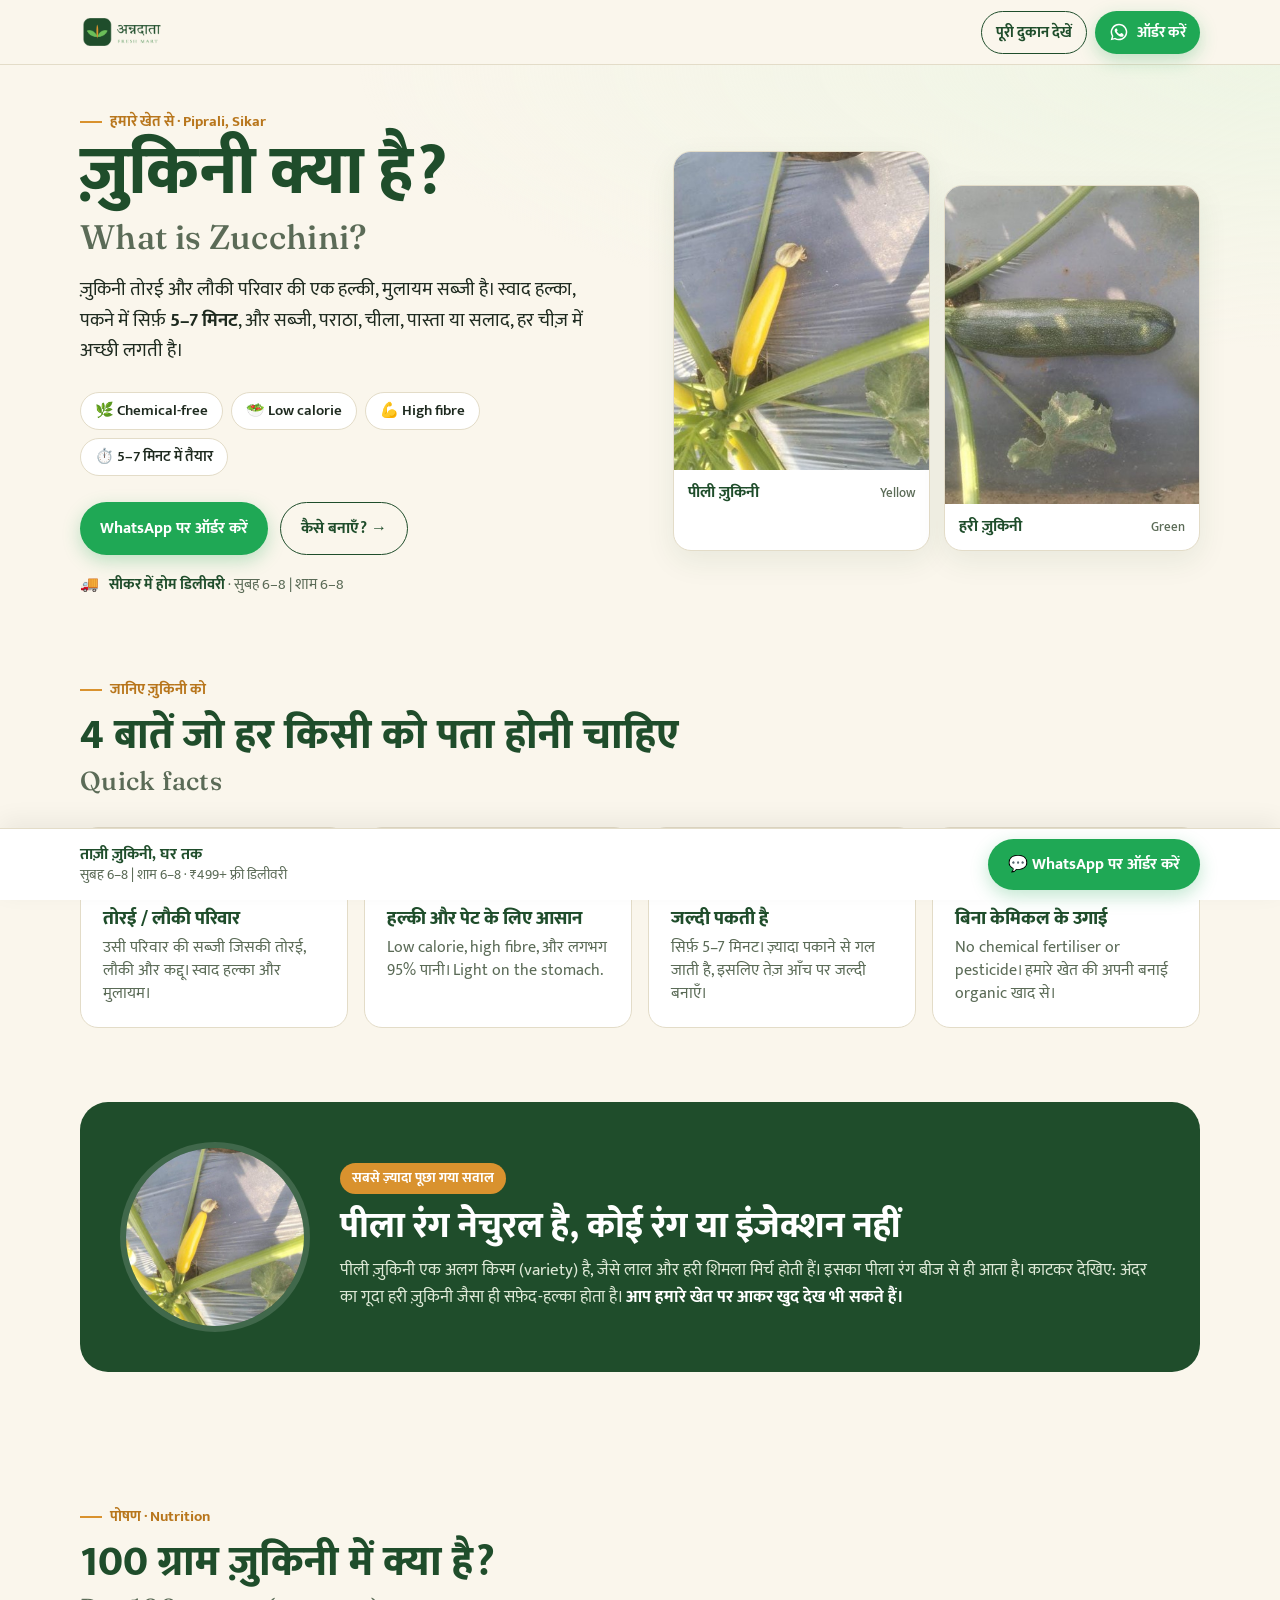
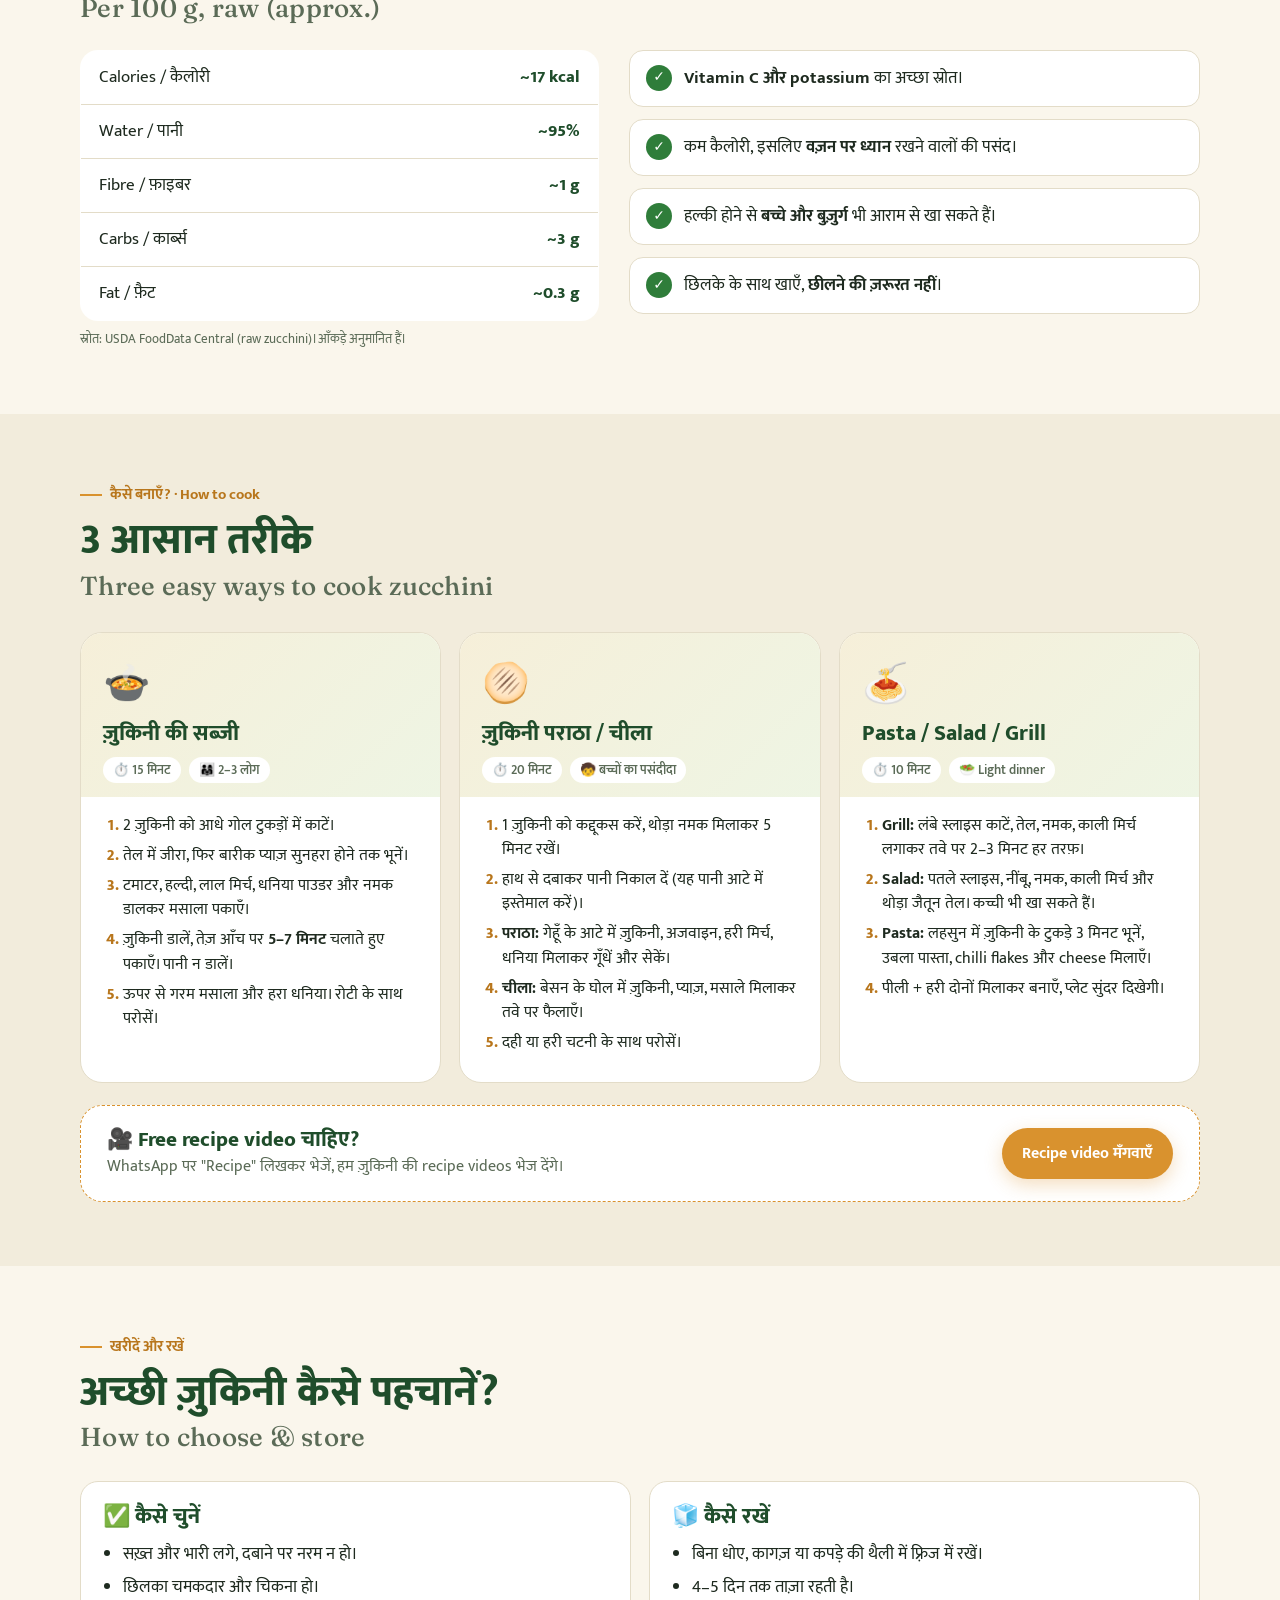
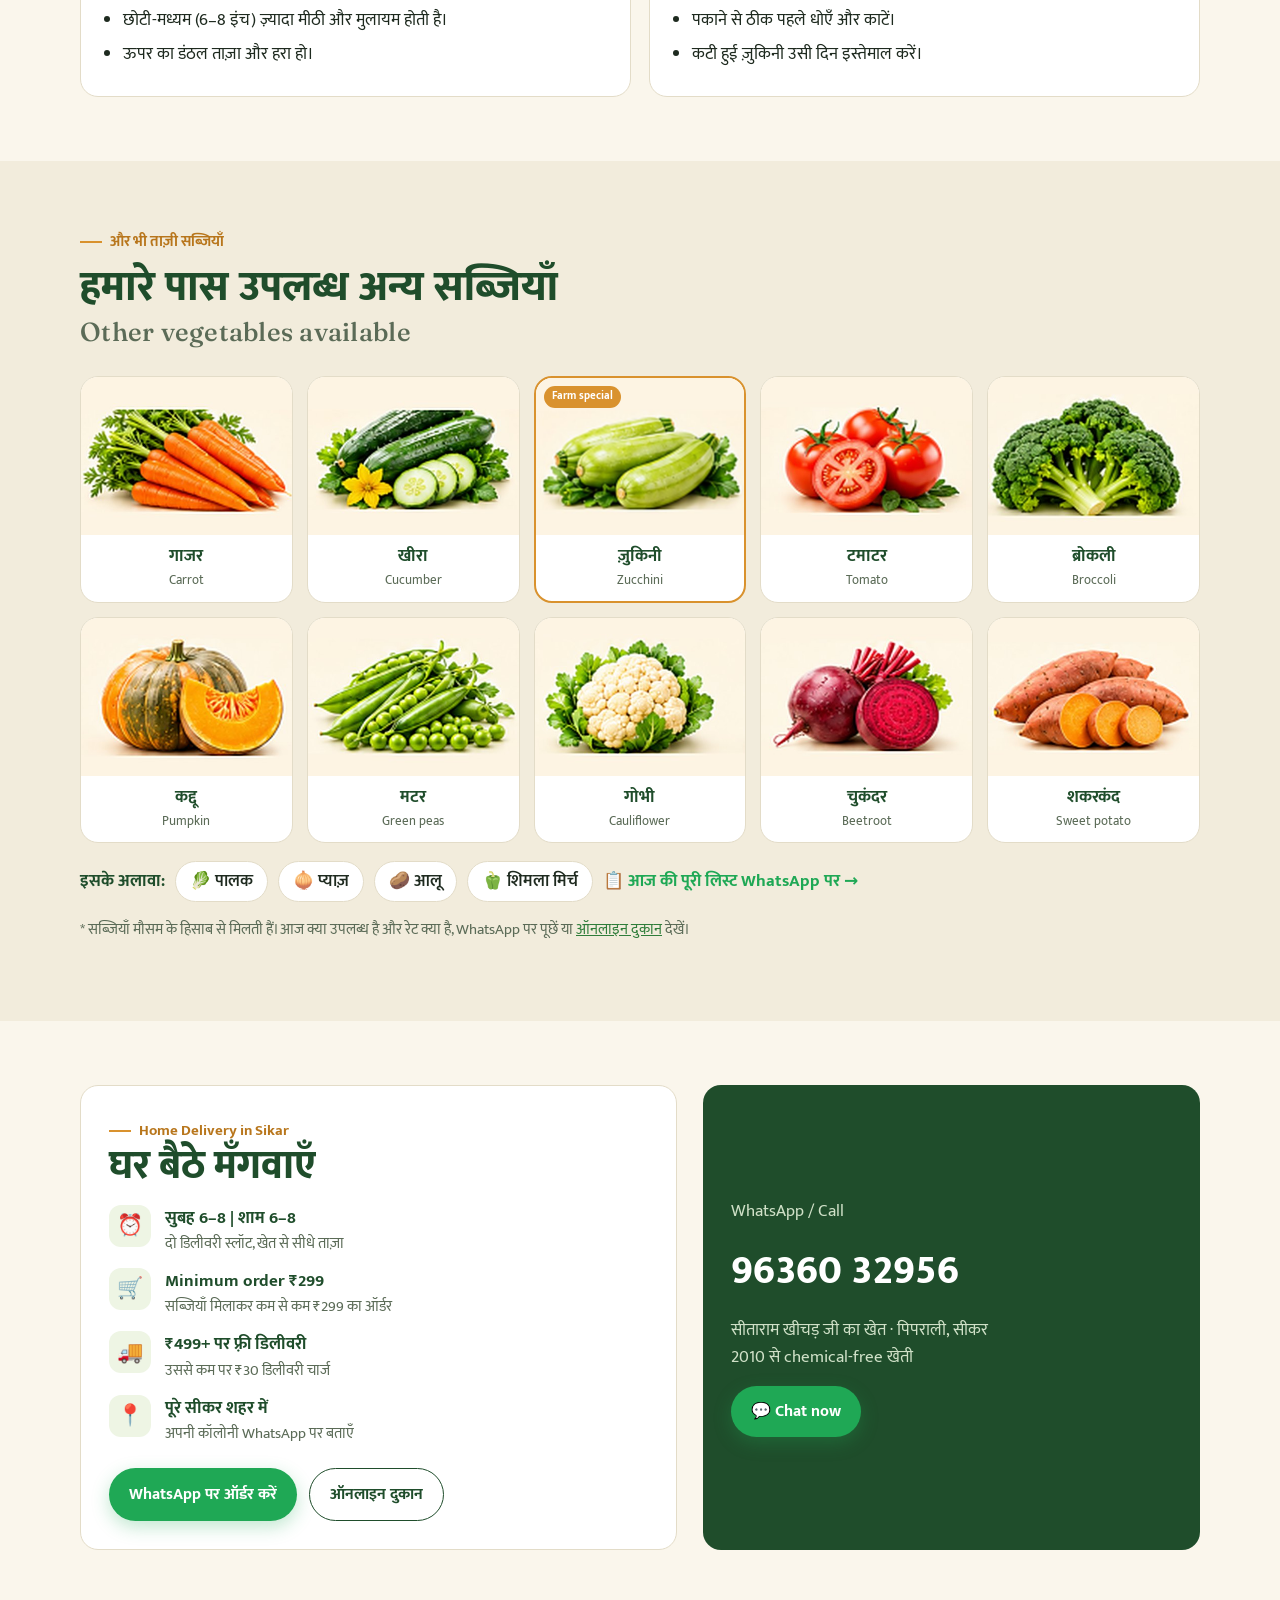
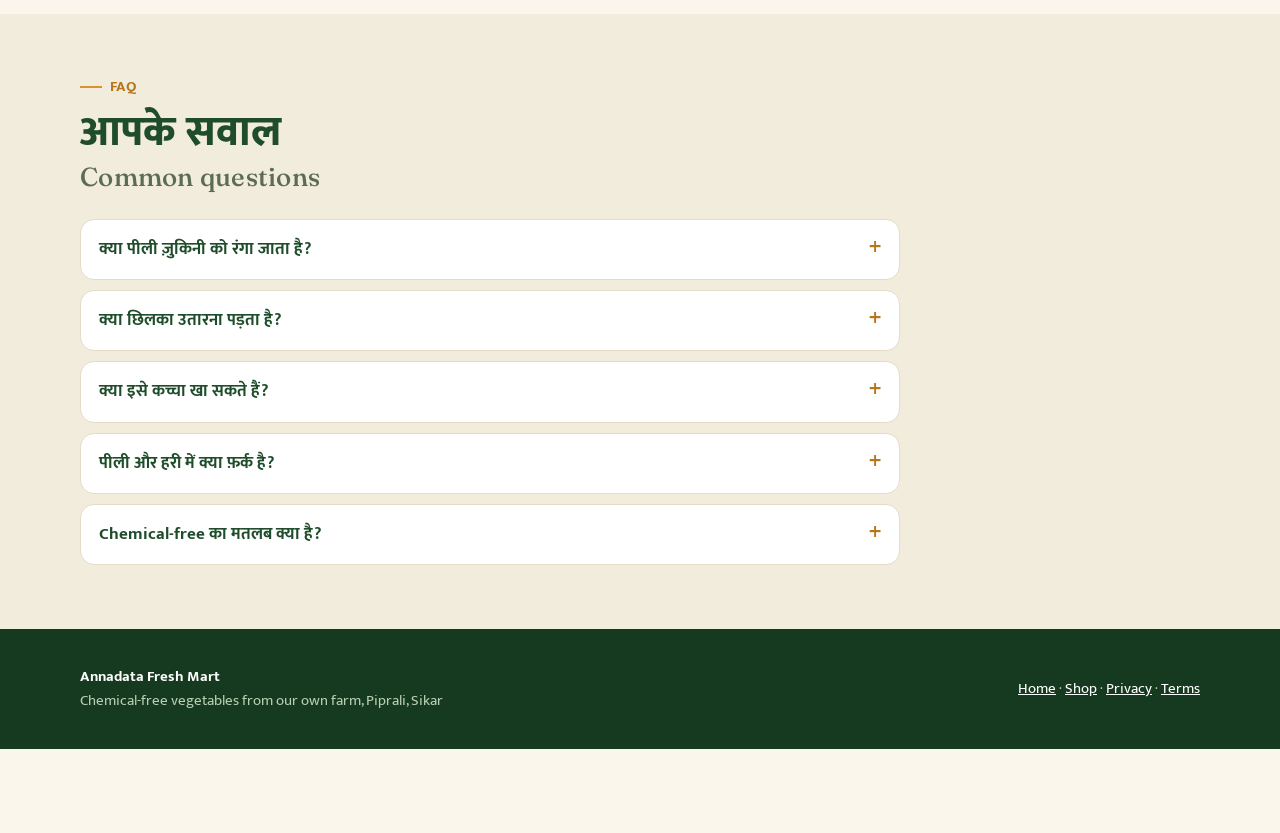
<file: site/zucchini.html>
<!DOCTYPE html>
<html lang="hi">
<head>
<meta charset="utf-8">
<meta name="viewport" content="width=device-width, initial-scale=1, viewport-fit=cover">
<title>ज़ुकिनी क्या है? What is Zucchini? | Annadata Fresh Mart, Sikar</title>
<meta name="description" content="ज़ुकिनी क्या है, कैसे बनाएँ, कैसे चुनें और रखें। Chemical-free yellow and green zucchini from our own farm in Piprali, Sikar. Home delivery in Sikar.">
<meta name="theme-color" content="#1F4D2B">
<meta property="og:title" content="ज़ुकिनी क्या है? | Annadata Fresh Mart">
<meta property="og:description" content="Chemical-free zucchini from our farm in Piprali, Sikar. Recipes + home delivery.">
<meta property="og:image" content="assets/zucchini-yellow.jpg">
<link rel="icon" href="assets/icon-192.png">
<link rel="apple-touch-icon" href="assets/apple-touch-icon.png">
<link rel="manifest" href="manifest.webmanifest">
<link rel="preconnect" href="https://fonts.googleapis.com">
<link rel="preconnect" href="https://fonts.gstatic.com" crossorigin>
<link href="https://fonts.googleapis.com/css2?family=Mukta:wght@400;500;600;700;800&family=Fraunces:opsz,wght@9..144,500;9..144,600&display=swap" rel="stylesheet">
<style>
:root{
  --deep:#1F4D2B; --fresh:#2F7D3A; --leaf:#6BBF59; --gold:#D9922E; --gold-d:#B8761C;
  --cream:#FAF6EC; --cream-2:#F2ECDC; --ink:#1E2A1F; --muted:#5B6B57; --line:#E3DCC8; --white:#fff;
  --r:18px; --wa:#1FA855;
}
*{box-sizing:border-box}
html{scroll-behavior:smooth}
body{margin:0;background:var(--cream);color:var(--ink);font-family:Mukta,system-ui,sans-serif;font-size:17px;line-height:1.6;overflow-x:hidden;padding-bottom:84px}
img{display:block;max-width:100%}
a{color:var(--fresh)}
h1,h2,h3{line-height:1.15;margin:0}
.wrap{width:min(100% - 36px,1120px);margin-inline:auto}
.en{display:block;font-family:Fraunces,Georgia,serif;font-weight:500;color:var(--muted);font-size:.62em;margin-top:6px;letter-spacing:.01em}
.eyebrow{display:inline-flex;align-items:center;gap:8px;color:var(--gold-d);font-weight:700;font-size:15px}
.eyebrow::before{content:"";width:22px;height:2px;background:var(--gold)}
section{padding:64px 0}
.sec-h{font-weight:800;font-size:clamp(28px,4.4vw,42px);color:var(--deep);margin:10px 0 14px}
.lead{color:var(--muted);max-width:640px;margin:0}

/* header */
header{position:sticky;top:0;z-index:20;background:rgba(250,246,236,.92);backdrop-filter:blur(10px);border-bottom:1px solid var(--line)}
header .wrap{display:flex;align-items:center;justify-content:space-between;height:64px;gap:12px}
header img{height:38px;width:auto}
.btn{display:inline-flex;align-items:center;justify-content:center;gap:8px;border-radius:999px;padding:12px 20px;font:700 16px Mukta,sans-serif;text-decoration:none;border:0;cursor:pointer;transition:transform .15s, box-shadow .15s}
.btn:active{transform:scale(.97)}
.btn-wa{background:var(--wa);color:#fff;box-shadow:0 6px 18px rgba(31,168,85,.28)}
.btn-gold{background:var(--gold);color:#fff;box-shadow:0 6px 18px rgba(217,146,46,.3)}
.btn-ghost{background:transparent;color:var(--deep);border:1.5px solid var(--deep)}
.btn-sm{padding:8px 14px;font-size:15px}
.wa-ic{width:20px;height:20px;flex:none}

/* hero */
.hero{padding:40px 0 56px;background:radial-gradient(120% 80% at 100% 0%,#EEF5E4 0,transparent 60%),var(--cream)}
.hero-grid{display:grid;grid-template-columns:1.05fr 1fr;gap:40px;align-items:center}
.hero h1{font-weight:800;font-size:clamp(40px,7vw,68px);color:var(--deep);letter-spacing:-.01em}
.hero h1 .en{font-size:.5em}
.hero p{font-size:19px;color:var(--ink);margin:18px 0 26px;max-width:520px}
.chips{display:flex;flex-wrap:wrap;gap:8px;margin:0 0 26px;padding:0;list-style:none}
.chips li{background:#fff;border:1px solid var(--line);border-radius:999px;padding:6px 14px;font-weight:600;font-size:15px}
.cta-row{display:flex;flex-wrap:wrap;gap:12px}
.duo{display:grid;grid-template-columns:1fr 1fr;gap:14px}
.duo figure{margin:0;background:#fff;border-radius:var(--r);overflow:hidden;border:1px solid var(--line);box-shadow:0 10px 30px rgba(31,77,43,.08)}
.duo img{aspect-ratio:4/5;object-fit:cover;width:100%}
.duo figcaption{padding:10px 14px;font-weight:700;color:var(--deep);display:flex;justify-content:space-between;align-items:center;gap:6px;font-size:16px}
.duo figcaption small{font-weight:500;color:var(--muted);font-size:13px}
.duo figure:nth-child(2){margin-top:34px}
.trust{display:flex;gap:10px;align-items:center;margin-top:18px;color:var(--muted);font-size:15px}
.trust b{color:var(--deep)}

/* facts */
.facts{display:grid;grid-template-columns:repeat(4,1fr);gap:16px;margin-top:30px}
.card{background:#fff;border:1px solid var(--line);border-radius:var(--r);padding:22px}
.fact .ic{width:46px;height:46px;border-radius:14px;background:#EEF5E4;display:grid;place-items:center;font-size:24px;margin-bottom:12px}
.fact h3{font-size:19px;color:var(--deep);font-weight:800}
.fact p{margin:6px 0 0;color:var(--muted);font-size:15.5px;line-height:1.5}

/* myth */
.myth{background:var(--deep);color:#fff;border-radius:28px;padding:40px;display:grid;grid-template-columns:auto 1fr;gap:30px;align-items:center}
.myth .tag{background:var(--gold);color:#fff;border-radius:999px;padding:4px 12px;font-weight:700;font-size:14px;display:inline-block}
.myth h2{font-size:clamp(26px,3.6vw,36px);margin:12px 0 10px;font-weight:800}
.myth p{margin:0;color:#DDE8D6}
.myth img{width:190px;height:190px;object-fit:cover;border-radius:50%;border:6px solid rgba(255,255,255,.15)}

/* nutrition */
.nut{display:grid;grid-template-columns:1fr 1.1fr;gap:30px;align-items:start;margin-top:26px}
.nut table{width:100%;border-collapse:collapse;background:#fff;border-radius:var(--r);overflow:hidden;border:1px solid var(--line)}
.nut td{padding:13px 18px;border-bottom:1px solid var(--line)}
.nut tr:last-child td{border:0}
.nut td:last-child{text-align:right;font-weight:800;color:var(--deep)}
.nut .note{font-size:13px;color:var(--muted);margin-top:8px}
.ticks{list-style:none;padding:0;margin:0;display:grid;gap:12px}
.ticks li{display:flex;gap:12px;background:#fff;border:1px solid var(--line);border-radius:14px;padding:14px 16px}
.ticks li::before{content:"✓";flex:none;width:26px;height:26px;border-radius:50%;background:var(--fresh);color:#fff;display:grid;place-items:center;font-weight:800;font-size:14px}

/* recipes */
.recipes{display:grid;grid-template-columns:repeat(3,1fr);gap:18px;margin-top:30px}
.rc{background:#fff;border:1px solid var(--line);border-radius:22px;overflow:hidden;display:flex;flex-direction:column}
.rc-top{padding:22px 22px 14px;background:linear-gradient(135deg,#F6EFD9,#EEF5E4)}
.rc-top .emo{font-size:38px}
.rc h3{font-size:22px;color:var(--deep);font-weight:800;margin-top:6px}
.rc .meta{display:flex;gap:8px;margin-top:10px;flex-wrap:wrap}
.rc .meta span{background:#fff;border-radius:999px;padding:3px 10px;font-size:13px;font-weight:600;color:var(--muted)}
.rc ol{margin:0;padding:16px 22px 22px 42px;font-size:15.5px;line-height:1.55}
.rc ol li{margin-bottom:6px}
.rc ol li::marker{color:var(--gold-d);font-weight:800}
.video-cta{margin-top:22px;display:flex;flex-wrap:wrap;align-items:center;justify-content:space-between;gap:16px;background:#fff;border:1.5px dashed var(--gold);border-radius:22px;padding:22px 26px}
.video-cta h3{color:var(--deep);font-size:21px;font-weight:800}
.video-cta p{margin:2px 0 0;color:var(--muted);font-size:15.5px}

/* choose & store */
.two{display:grid;grid-template-columns:1fr 1fr;gap:18px;margin-top:28px}
.two h3{font-size:22px;color:var(--deep);font-weight:800;margin-bottom:12px}
.two ul{margin:0;padding-left:20px}
.two li{margin-bottom:6px}

/* veg grid */
.alt{background:var(--cream-2)}
.veg{display:grid;grid-template-columns:repeat(5,1fr);gap:14px;margin-top:28px}
.vg{background:#fff;border:1px solid var(--line);border-radius:18px;overflow:hidden;text-align:center;position:relative}
.vg img{width:100%;aspect-ratio:4/3;object-fit:cover;background:#FDF4E3}
.vg b{display:block;font-size:17px;color:var(--deep);padding:8px 6px 0}
.vg small{display:block;color:var(--muted);font-size:13px;padding-bottom:10px}
.vg.star{border:2px solid var(--gold)}
.vg.star::after{content:"Farm special";position:absolute;top:8px;left:8px;background:var(--gold);color:#fff;font-size:11px;font-weight:700;border-radius:999px;padding:2px 8px}
.vg.more{display:flex;flex-direction:column;align-items:center;justify-content:center;background:var(--deep);color:#fff;padding:18px;text-decoration:none;border:0}
.vg.more b{color:#fff;font-size:18px}
.vg.more small{color:#CFE0C7}
.also{display:flex;flex-wrap:wrap;align-items:center;gap:10px;margin-top:18px}
.also span{font-weight:700;color:var(--deep)}
.also b{background:#fff;border:1px solid var(--line);border-radius:999px;padding:6px 14px;font-weight:600}
.also a{font-weight:700;color:var(--wa);text-decoration:none}
.veg-note{margin-top:16px;color:var(--muted);font-size:15px}

/* delivery */
.del{display:grid;grid-template-columns:1.2fr 1fr;gap:26px;align-items:stretch}
.del .card{padding:28px}
.del h2{font-size:clamp(28px,4vw,40px);color:var(--deep);font-weight:800;margin-bottom:16px}
.rules{list-style:none;margin:0 0 22px;padding:0;display:grid;gap:12px}
.rules li{display:flex;gap:14px;align-items:flex-start}
.rules .ri{flex:none;width:42px;height:42px;border-radius:12px;background:#EEF5E4;display:grid;place-items:center;font-size:21px}
.rules b{color:var(--deep)}
.rules span{display:block;color:var(--muted);font-size:15px}
.contact{background:var(--deep);color:#fff;border-radius:var(--r);padding:28px;display:flex;flex-direction:column;justify-content:center;gap:14px}
.contact .ph{font-size:clamp(30px,4.6vw,40px);font-weight:800;letter-spacing:.01em;color:#fff;text-decoration:none}
.contact p{margin:0;color:#CFE0C7}

/* faq */
.faq{margin-top:26px;display:grid;gap:10px;max-width:820px}
.faq details{background:#fff;border:1px solid var(--line);border-radius:14px;padding:4px 18px}
.faq summary{cursor:pointer;font-weight:700;color:var(--deep);padding:12px 0;list-style:none;display:flex;justify-content:space-between;gap:12px}
.faq summary::after{content:"+";font-size:22px;line-height:1;color:var(--gold-d)}
.faq details[open] summary::after{content:"–"}
.faq p{margin:0 0 14px;color:var(--muted)}

footer{background:#163A20;color:#B9CDB1;padding:36px 0;font-size:15px}
footer .wrap{display:flex;flex-wrap:wrap;gap:16px;justify-content:space-between;align-items:center}
footer a{color:#fff}

/* sticky bar */
.bar{position:fixed;left:0;right:0;bottom:0;z-index:30;background:#fff;border-top:1px solid var(--line);box-shadow:0 -8px 24px rgba(0,0,0,.06);padding:10px 0 calc(10px + env(safe-area-inset-bottom))}
.bar .wrap{display:flex;gap:10px;align-items:center;justify-content:space-between}
.bar .t{font-size:14px;line-height:1.3;color:var(--muted)}
.bar .t b{display:block;color:var(--deep);font-size:16px}

.reveal{opacity:0;transform:translateY(18px);transition:opacity .6s ease, transform .6s ease}
.reveal.in{opacity:1;transform:none}
@media (prefers-reduced-motion:reduce){.reveal{opacity:1;transform:none;transition:none}}

@media (max-width:900px){
  .hero-grid,.nut,.del{grid-template-columns:1fr}
  .facts{grid-template-columns:1fr 1fr}
  .recipes{grid-template-columns:1fr}
  .veg{grid-template-columns:repeat(5,1fr)}
  .myth{grid-template-columns:1fr;text-align:left;padding:30px}
  .myth img{width:130px;height:130px}
}
@media (max-width:560px){
  section{padding:48px 0}
  body{font-size:16.5px}
  .two{grid-template-columns:1fr}
  .veg{grid-template-columns:repeat(2,1fr)}
  .duo figure:nth-child(2){margin-top:22px}
  header .hide-sm{display:none}
  .bar .t{display:none}
  .bar .wrap .btn{flex:1}
}
</style>
</head>
<body>

<header>
  <div class="wrap">
    <a href="index.html" aria-label="Annadata Fresh Mart home"><img src="assets/logo-h.png" alt="Annadata Fresh Mart"></a>
    <div style="display:flex;gap:8px">
      <a class="btn btn-ghost btn-sm hide-sm" href="index.html#shop">पूरी दुकान देखें</a>
      <a class="btn btn-wa btn-sm" data-wa="order" href="#"><svg class="wa-ic" viewBox="0 0 24 24" fill="currentColor" aria-hidden="true"><path d="M12 2a10 10 0 0 0-8.6 15.1L2 22l5-1.3A10 10 0 1 0 12 2Zm0 18.2a8.2 8.2 0 0 1-4.2-1.1l-.3-.2-3 .8.8-2.9-.2-.3A8.2 8.2 0 1 1 12 20.2Zm4.5-6.1c-.2-.1-1.5-.7-1.7-.8-.2-.1-.4-.1-.6.1l-.8 1c-.1.2-.3.2-.5.1a6.7 6.7 0 0 1-3.3-2.9c-.3-.4.3-.4.7-1.3.1-.2 0-.3 0-.4l-.8-1.8c-.2-.5-.4-.4-.6-.4h-.5a1 1 0 0 0-.7.3 3 3 0 0 0-.9 2.2 5.2 5.2 0 0 0 1.1 2.8 11.9 11.9 0 0 0 4.6 4c1.7.7 2.4.8 3.2.7.5-.1 1.5-.6 1.7-1.2.2-.6.2-1.1.2-1.2l-.4-.3Z"/></svg>ऑर्डर करें</a>
    </div>
  </div>
</header>

<!-- HERO -->
<section class="hero">
  <div class="wrap hero-grid">
    <div class="reveal">
      <span class="eyebrow">हमारे खेत से · Piprali, Sikar</span>
      <h1>ज़ुकिनी क्या है?<span class="en">What is Zucchini?</span></h1>
      <p>ज़ुकिनी तोरई और लौकी परिवार की एक हल्की, मुलायम सब्ज़ी है। स्वाद हल्का, पकने में सिर्फ़ <b>5–7 मिनट</b>, और सब्ज़ी, पराठा, चीला, पास्ता या सलाद, हर चीज़ में अच्छी लगती है।</p>
      <ul class="chips">
        <li>🌿 Chemical-free</li>
        <li>🥗 Low calorie</li>
        <li>💪 High fibre</li>
        <li>⏱️ 5–7 मिनट में तैयार</li>
      </ul>
      <div class="cta-row">
        <a class="btn btn-wa" data-wa="order" href="#">WhatsApp पर ऑर्डर करें</a>
        <a class="btn btn-ghost" href="#recipes">कैसे बनाएँ? →</a>
      </div>
      <div class="trust">🚚 <span><b>सीकर में होम डिलीवरी</b> · सुबह 6–8 | शाम 6–8</span></div>
    </div>
    <div class="duo reveal">
      <figure>
        <img src="assets/zucchini-yellow.jpg" alt="Yellow zucchini from Annadata farm" loading="eager">
        <figcaption>पीली ज़ुकिनी <small>Yellow</small></figcaption>
      </figure>
      <figure>
        <img src="assets/zucchini-green.jpg" alt="Green zucchini from Annadata farm" loading="eager">
        <figcaption>हरी ज़ुकिनी <small>Green</small></figcaption>
      </figure>
    </div>
  </div>
</section>

<!-- FACTS -->
<section style="padding-top:20px">
  <div class="wrap">
    <span class="eyebrow">जानिए ज़ुकिनी को</span>
    <h2 class="sec-h">4 बातें जो हर किसी को पता होनी चाहिए<span class="en">Quick facts</span></h2>
    <div class="facts">
      <div class="card fact reveal"><div class="ic">🌱</div><h3>तोरई / लौकी परिवार</h3><p>उसी परिवार की सब्ज़ी जिसकी तोरई, लौकी और कद्दू। स्वाद हल्का और मुलायम।</p></div>
      <div class="card fact reveal"><div class="ic">🥗</div><h3>हल्की और पेट के लिए आसान</h3><p>Low calorie, high fibre, और लगभग 95% पानी। Light on the stomach.</p></div>
      <div class="card fact reveal"><div class="ic">🍳</div><h3>जल्दी पकती है</h3><p>सिर्फ़ 5–7 मिनट। ज़्यादा पकाने से गल जाती है, इसलिए तेज़ आँच पर जल्दी बनाएँ।</p></div>
      <div class="card fact reveal"><div class="ic">🌾</div><h3>बिना केमिकल के उगाई</h3><p>No chemical fertiliser or pesticide। हमारे खेत की अपनी बनाई organic खाद से।</p></div>
    </div>
  </div>
</section>

<!-- MYTH -->
<section style="padding-top:10px">
  <div class="wrap">
    <div class="myth reveal">
      <img src="assets/zucchini-yellow.jpg" alt="">
      <div>
        <span class="tag">सबसे ज़्यादा पूछा गया सवाल</span>
        <h2>पीला रंग नेचुरल है, कोई रंग या इंजेक्शन नहीं</h2>
        <p>पीली ज़ुकिनी एक अलग किस्म (variety) है, जैसे लाल और हरी शिमला मिर्च होती हैं। इसका पीला रंग बीज से ही आता है। काटकर देखिए: अंदर का गूदा हरी ज़ुकिनी जैसा ही सफ़ेद-हल्का होता है। <b style="color:#fff">आप हमारे खेत पर आकर खुद देख भी सकते हैं।</b></p>
      </div>
    </div>
  </div>
</section>

<!-- NUTRITION -->
<section>
  <div class="wrap">
    <span class="eyebrow">पोषण · Nutrition</span>
    <h2 class="sec-h">100 ग्राम ज़ुकिनी में क्या है?<span class="en">Per 100 g, raw (approx.)</span></h2>
    <div class="nut">
      <div class="reveal">
        <table>
          <tr><td>Calories / कैलोरी</td><td>~17 kcal</td></tr>
          <tr><td>Water / पानी</td><td>~95%</td></tr>
          <tr><td>Fibre / फ़ाइबर</td><td>~1 g</td></tr>
          <tr><td>Carbs / कार्ब्स</td><td>~3 g</td></tr>
          <tr><td>Fat / फ़ैट</td><td>~0.3 g</td></tr>
        </table>
        <div class="note">स्रोत: USDA FoodData Central (raw zucchini)। आँकड़े अनुमानित हैं।</div>
      </div>
      <ul class="ticks reveal">
        <li><span><b>Vitamin C और potassium</b> का अच्छा स्रोत।</span></li>
        <li><span>कम कैलोरी, इसलिए <b>वज़न पर ध्यान</b> रखने वालों की पसंद।</span></li>
        <li><span>हल्की होने से <b>बच्चे और बुज़ुर्ग</b> भी आराम से खा सकते हैं।</span></li>
        <li><span>छिलके के साथ खाएँ, <b>छीलने की ज़रूरत नहीं</b>।</span></li>
      </ul>
    </div>
  </div>
</section>

<!-- RECIPES -->
<section id="recipes" class="alt">
  <div class="wrap">
    <span class="eyebrow">कैसे बनाएँ? · How to cook</span>
    <h2 class="sec-h">3 आसान तरीके<span class="en">Three easy ways to cook zucchini</span></h2>
    <div class="recipes">
      <article class="rc reveal">
        <div class="rc-top"><div class="emo">🍲</div><h3>ज़ुकिनी की सब्ज़ी</h3>
          <div class="meta"><span>⏱️ 15 मिनट</span><span>👨‍👩‍👧 2–3 लोग</span></div></div>
        <ol>
          <li>2 ज़ुकिनी को आधे गोल टुकड़ों में काटें।</li>
          <li>तेल में जीरा, फिर बारीक प्याज़ सुनहरा होने तक भूनें।</li>
          <li>टमाटर, हल्दी, लाल मिर्च, धनिया पाउडर और नमक डालकर मसाला पकाएँ।</li>
          <li>ज़ुकिनी डालें, तेज़ आँच पर <b>5–7 मिनट</b> चलाते हुए पकाएँ। पानी न डालें।</li>
          <li>ऊपर से गरम मसाला और हरा धनिया। रोटी के साथ परोसें।</li>
        </ol>
      </article>
      <article class="rc reveal">
        <div class="rc-top"><div class="emo">🫓</div><h3>ज़ुकिनी पराठा / चीला</h3>
          <div class="meta"><span>⏱️ 20 मिनट</span><span>🧒 बच्चों का पसंदीदा</span></div></div>
        <ol>
          <li>1 ज़ुकिनी को कद्दूकस करें, थोड़ा नमक मिलाकर 5 मिनट रखें।</li>
          <li>हाथ से दबाकर पानी निकाल दें (यह पानी आटे में इस्तेमाल करें)।</li>
          <li><b>पराठा:</b> गेहूँ के आटे में ज़ुकिनी, अजवाइन, हरी मिर्च, धनिया मिलाकर गूँधें और सेकें।</li>
          <li><b>चीला:</b> बेसन के घोल में ज़ुकिनी, प्याज़, मसाले मिलाकर तवे पर फैलाएँ।</li>
          <li>दही या हरी चटनी के साथ परोसें।</li>
        </ol>
      </article>
      <article class="rc reveal">
        <div class="rc-top"><div class="emo">🍝</div><h3>Pasta / Salad / Grill</h3>
          <div class="meta"><span>⏱️ 10 मिनट</span><span>🥗 Light dinner</span></div></div>
        <ol>
          <li><b>Grill:</b> लंबे स्लाइस काटें, तेल, नमक, काली मिर्च लगाकर तवे पर 2–3 मिनट हर तरफ़।</li>
          <li><b>Salad:</b> पतले स्लाइस, नींबू, नमक, काली मिर्च और थोड़ा जैतून तेल। कच्ची भी खा सकते हैं।</li>
          <li><b>Pasta:</b> लहसुन में ज़ुकिनी के टुकड़े 3 मिनट भूनें, उबला पास्ता, chilli flakes और cheese मिलाएँ।</li>
          <li>पीली + हरी दोनों मिलाकर बनाएँ, प्लेट सुंदर दिखेगी।</li>
        </ol>
      </article>
    </div>
    <div class="video-cta reveal">
      <div>
        <h3>🎥 Free recipe video चाहिए?</h3>
        <p>WhatsApp पर "Recipe" लिखकर भेजें, हम ज़ुकिनी की recipe videos भेज देंगे।</p>
      </div>
      <a class="btn btn-gold" data-wa="recipe" href="#">Recipe video मँगवाएँ</a>
    </div>
  </div>
</section>

<!-- CHOOSE & STORE -->
<section>
  <div class="wrap">
    <span class="eyebrow">खरीदें और रखें</span>
    <h2 class="sec-h">अच्छी ज़ुकिनी कैसे पहचानें?<span class="en">How to choose &amp; store</span></h2>
    <div class="two">
      <div class="card reveal">
        <h3>✅ कैसे चुनें</h3>
        <ul>
          <li>सख़्त और भारी लगे, दबाने पर नरम न हो।</li>
          <li>छिलका चमकदार और चिकना हो।</li>
          <li>छोटी-मध्यम (6–8 इंच) ज़्यादा मीठी और मुलायम होती है।</li>
          <li>ऊपर का डंठल ताज़ा और हरा हो।</li>
        </ul>
      </div>
      <div class="card reveal">
        <h3>🧊 कैसे रखें</h3>
        <ul>
          <li>बिना धोए, कागज़ या कपड़े की थैली में फ़्रिज में रखें।</li>
          <li>4–5 दिन तक ताज़ा रहती है।</li>
          <li>पकाने से ठीक पहले धोएँ और काटें।</li>
          <li>कटी हुई ज़ुकिनी उसी दिन इस्तेमाल करें।</li>
        </ul>
      </div>
    </div>
  </div>
</section>

<!-- OTHER VEG -->
<section class="alt" id="veg">
  <div class="wrap">
    <span class="eyebrow">और भी ताज़ी सब्ज़ियाँ</span>
    <h2 class="sec-h">हमारे पास उपलब्ध अन्य सब्ज़ियाँ<span class="en">Other vegetables available</span></h2>
    <div class="veg">
      <div class="vg reveal"><img src="assets/veg/gajar.jpg" alt="Carrot" loading="lazy"><b>गाजर</b><small>Carrot</small></div>
      <div class="vg reveal"><img src="assets/veg/kheera.jpg" alt="Cucumber" loading="lazy"><b>खीरा</b><small>Cucumber</small></div>
      <div class="vg star reveal"><img src="assets/veg/zucchini.jpg" alt="Zucchini" loading="lazy"><b>ज़ुकिनी</b><small>Zucchini</small></div>
      <div class="vg reveal"><img src="assets/veg/tamatar.jpg" alt="Tomato" loading="lazy"><b>टमाटर</b><small>Tomato</small></div>
      <div class="vg reveal"><img src="assets/veg/broccoli.jpg" alt="Broccoli" loading="lazy"><b>ब्रोकली</b><small>Broccoli</small></div>
      <div class="vg reveal"><img src="assets/veg/kaddu.jpg" alt="Pumpkin" loading="lazy"><b>कद्दू</b><small>Pumpkin</small></div>
      <div class="vg reveal"><img src="assets/veg/matar.jpg" alt="Green peas" loading="lazy"><b>मटर</b><small>Green peas</small></div>
      <div class="vg reveal"><img src="assets/veg/gobhi.jpg" alt="Cauliflower" loading="lazy"><b>गोभी</b><small>Cauliflower</small></div>
      <div class="vg reveal"><img src="assets/veg/chukandar.jpg" alt="Beetroot" loading="lazy"><b>चुकंदर</b><small>Beetroot</small></div>
      <div class="vg reveal"><img src="assets/veg/shakarkand.jpg" alt="Sweet potato" loading="lazy"><b>शकरकंद</b><small>Sweet potato</small></div>
    </div>
    <div class="also reveal"><span>इसके अलावा:</span><b>🥬 पालक</b><b>🧅 प्याज़</b><b>🥔 आलू</b><b>🫑 शिमला मिर्च</b><a data-wa="list" href="#">📋 आज की पूरी लिस्ट WhatsApp पर →</a></div>
    <p class="veg-note">* सब्ज़ियाँ मौसम के हिसाब से मिलती हैं। आज क्या उपलब्ध है और रेट क्या है, WhatsApp पर पूछें या <a href="index.html#shop">ऑनलाइन दुकान</a> देखें।</p>
  </div>
</section>

<!-- DELIVERY -->
<section id="delivery">
  <div class="wrap del">
    <div class="card reveal">
      <span class="eyebrow">Home Delivery in Sikar</span>
      <h2>घर बैठे मँगवाएँ</h2>
      <ul class="rules">
        <li><div class="ri">⏰</div><div><b>सुबह 6–8 | शाम 6–8</b><span>दो डिलीवरी स्लॉट, खेत से सीधे ताज़ा</span></div></li>
        <li><div class="ri">🛒</div><div><b>Minimum order ₹299</b><span>सब्ज़ियाँ मिलाकर कम से कम ₹299 का ऑर्डर</span></div></li>
        <li><div class="ri">🚚</div><div><b>₹499+ पर फ़्री डिलीवरी</b><span>उससे कम पर ₹30 डिलीवरी चार्ज</span></div></li>
        <li><div class="ri">📍</div><div><b>पूरे सीकर शहर में</b><span>अपनी कॉलोनी WhatsApp पर बताएँ</span></div></li>
      </ul>
      <div class="cta-row">
        <a class="btn btn-wa" data-wa="order" href="#">WhatsApp पर ऑर्डर करें</a>
        <a class="btn btn-ghost" href="index.html#shop">ऑनलाइन दुकान</a>
      </div>
    </div>
    <div class="contact reveal">
      <p>WhatsApp / Call</p>
      <a class="ph" href="tel:+919636032956">96360 32956</a>
      <p>सीताराम खीचड़ जी का खेत · पिपराली, सीकर<br>2010 से chemical-free खेती</p>
      <a class="btn btn-wa" data-wa="order" href="#" style="align-self:flex-start">💬 Chat now</a>
    </div>
  </div>
</section>

<!-- FAQ -->
<section class="alt" style="padding-top:56px">
  <div class="wrap">
    <span class="eyebrow">FAQ</span>
    <h2 class="sec-h">आपके सवाल<span class="en">Common questions</span></h2>
    <div class="faq">
      <details><summary>क्या पीली ज़ुकिनी को रंगा जाता है?</summary><p>नहीं। पीली ज़ुकिनी एक अलग किस्म है, इसका रंग बीज से आता है। कोई रंग या इंजेक्शन नहीं।</p></details>
      <details><summary>क्या छिलका उतारना पड़ता है?</summary><p>नहीं। ज़ुकिनी का छिलका पतला और मुलायम होता है, बस धोकर छिलके के साथ पकाएँ।</p></details>
      <details><summary>क्या इसे कच्चा खा सकते हैं?</summary><p>हाँ, पतले स्लाइस करके सलाद में नींबू-नमक के साथ कच्ची भी खाई जाती है।</p></details>
      <details><summary>पीली और हरी में क्या फ़र्क है?</summary><p>स्वाद और पोषण लगभग एक जैसा है। पीली थोड़ी ज़्यादा मुलायम और हल्की मीठी लगती है। दोनों मिलाकर बनाने से डिश रंगीन दिखती है।</p></details>
      <details><summary>Chemical-free का मतलब क्या है?</summary><p>हम खेत में केमिकल खाद या कीटनाशक नहीं डालते। खेत की अपनी बनाई organic खाद (liquid khaad) इस्तेमाल होती है। आप खेत पर आकर देख सकते हैं।</p></details>
    </div>
  </div>
</section>

<footer>
  <div class="wrap">
    <div><b style="color:#fff">Annadata Fresh Mart</b><br>Chemical-free vegetables from our own farm, Piprali, Sikar</div>
    <div><a href="index.html">Home</a> · <a href="index.html#shop">Shop</a> · <a href="privacy.html">Privacy</a> · <a href="terms.html">Terms</a></div>
  </div>
</footer>

<div class="bar">
  <div class="wrap">
    <div class="t"><b>ताज़ी ज़ुकिनी, घर तक</b>सुबह 6–8 | शाम 6–8 · ₹499+ फ़्री डिलीवरी</div>
    <a class="btn btn-wa" data-wa="order" href="#">💬 WhatsApp पर ऑर्डर करें</a>
  </div>
</div>

<script>
(function(){
  var WA = "919636032956";
  var MSG = {
    order: "नमस्ते Annadata Fresh Mart! मुझे ज़ुकिनी / सब्ज़ियाँ ऑर्डर करनी हैं। (Website से)",
    recipe: "Recipe — नमस्ते! मुझे ज़ुकिनी की free recipe video भेज दीजिए।",
    list: "नमस्ते! आज कौन-कौन सी सब्ज़ियाँ उपलब्ध हैं और रेट क्या है?"
  };
  document.querySelectorAll("[data-wa]").forEach(function(a){
    var m = MSG[a.getAttribute("data-wa")] || MSG.order;
    a.href = "https://wa.me/" + WA + "?text=" + encodeURIComponent(m);
    a.target = "_blank"; a.rel = "noopener";
  });
  var io = "IntersectionObserver" in window ? new IntersectionObserver(function(es){
    es.forEach(function(e){ if(e.isIntersecting){ e.target.classList.add("in"); io.unobserve(e.target); } });
  },{threshold:.12}) : null;
  document.querySelectorAll(".reveal").forEach(function(el){ io ? io.observe(el) : el.classList.add("in"); });
})();
</script>
</body>
</html>
</file>
<file: style.css>
/* Annadata Fresh Mart — site styles */
@font-face{font-family:Fraunces;font-weight:500;font-display:swap;src:url(assets/fonts/fraunces-latin-500-normal.woff2) format("woff2")}
@font-face{font-family:Fraunces;font-weight:600;font-display:swap;src:url(assets/fonts/fraunces-latin-600-normal.woff2) format("woff2")}
@font-face{font-family:Mukta;font-weight:400;font-display:swap;src:url(assets/fonts/mukta-latin-400-normal.woff2) format("woff2")}
@font-face{font-family:Mukta;font-weight:600;font-display:swap;src:url(assets/fonts/mukta-latin-600-normal.woff2) format("woff2")}
@font-face{font-family:Mukta;font-weight:700;font-display:swap;src:url(assets/fonts/mukta-latin-700-normal.woff2) format("woff2")}
@font-face{font-family:Mukta;font-weight:400;font-display:swap;src:url(assets/fonts/mukta-devanagari-400-normal.woff2) format("woff2");unicode-range:U+0900-097F,U+1CD0-1CF9,U+200C-200D,U+20A8,U+20B9,U+25CC,U+A830-A839,U+A8E0-A8FF}
@font-face{font-family:Mukta;font-weight:600;font-display:swap;src:url(assets/fonts/mukta-devanagari-600-normal.woff2) format("woff2");unicode-range:U+0900-097F,U+1CD0-1CF9,U+200C-200D,U+20A8,U+20B9,U+25CC,U+A830-A839,U+A8E0-A8FF}
@font-face{font-family:Mukta;font-weight:700;font-display:swap;src:url(assets/fonts/mukta-devanagari-700-normal.woff2) format("woff2");unicode-range:U+0900-097F,U+1CD0-1CF9,U+200C-200D,U+20A8,U+20B9,U+25CC,U+A830-A839,U+A8E0-A8FF}

:root{
  --forest:#1F4D2B;--forest-2:#163a20;--leaf:#4E9A3E;--leaf-soft:#E6F0DC;
  --gold:#B8862B;--gold-d:#9A6F1F;--gold-soft:#F6EBD3;--cream:#FBF7EE;--paper:#FFFDF8;--sand:#F3EFE4;
  --ink:#1D2A1F;--ink-2:#4A5A4C;--ink-3:#6E7A70;--line:#E4DCC8;--line-2:#EFE8D8;--red:#B23A2A;
  --r:18px;--sh:0 10px 30px -12px rgba(31,77,43,.25),0 2px 6px -2px rgba(31,77,43,.12);
  --ease:cubic-bezier(.2,.8,.2,1);--hdr:68px;
}
*{box-sizing:border-box;margin:0}
html{scroll-behavior:smooth;-webkit-text-size-adjust:100%}
body{font:400 17px/1.55 Mukta,system-ui,sans-serif;color:var(--ink);background:var(--cream);-webkit-font-smoothing:antialiased;overflow-x:hidden}
body.lock{overflow:hidden}
::selection{background:var(--gold-soft);color:var(--forest)}
img,video{display:block;max-width:100%}
a{color:inherit;text-decoration:none}
button{font:inherit;cursor:pointer;border:0;background:none;color:inherit}
button:disabled{cursor:not-allowed}
input,textarea{font:inherit;color:inherit}
:focus-visible{outline:3px solid var(--gold);outline-offset:3px;border-radius:8px}
.wrap{max-width:1180px;margin:0 auto;padding:0 20px}
h1,h2,h3{font-family:Fraunces,Georgia,serif;font-weight:600;color:var(--forest);letter-spacing:-.02em;text-wrap:balance}
svg.i{width:20px;height:20px;stroke:currentColor;fill:none;stroke-width:1.8;stroke-linecap:round;stroke-linejoin:round;flex:none}
[hidden]{display:none!important}
.sr{position:absolute;width:1px;height:1px;overflow:hidden;clip:rect(0 0 0 0);white-space:nowrap}
.num{font-variant-numeric:tabular-nums}

/* ---------- buttons ---------- */
.btn{display:inline-flex;align-items:center;justify-content:center;gap:10px;min-height:52px;padding:0 24px;border-radius:999px;font-weight:700;font-size:16.5px;transition:transform .2s var(--ease),box-shadow .2s,background .2s}
.btn:hover{transform:translateY(-1px)}
.btn:active{transform:translateY(0) scale(.98)}
.btn-p{background:var(--forest);color:#fff;box-shadow:var(--sh)}
.btn-p:hover{background:var(--forest-2)}
.btn-g{background:var(--gold);color:#fff}
.btn-g:hover{background:var(--gold-d)}
.btn-o{border:1.5px solid var(--forest);color:var(--forest);background:transparent}
.btn-w{background:#fff;color:var(--forest);border:1px solid var(--line)}
.btn-block{width:100%}
.btn[disabled]{opacity:.55;transform:none}
.btn .spin{width:18px;height:18px;border:2.5px solid currentColor;border-right-color:transparent;border-radius:50%;animation:spin .7s linear infinite}
@keyframes spin{to{transform:rotate(360deg)}}

/* ---------- top strip & header ---------- */
.top{background:var(--forest);color:#EAF2E2;font-size:14px}
.top .wrap{display:flex;gap:14px;justify-content:center;align-items:center;min-height:34px;text-align:center}
.top b{color:#fff;font-weight:700}
header.hdr{position:sticky;top:0;z-index:30;background:rgba(251,247,238,.95);backdrop-filter:saturate(1.2) blur(10px);-webkit-backdrop-filter:blur(10px);border-bottom:1px solid var(--line)}
.hdr .wrap{max-width:1280px;display:flex;align-items:center;gap:16px;height:var(--hdr)}
.logo img{height:42px;width:auto}
.del{line-height:1.15;min-width:0}
.del b{display:block;font:700 17px Mukta;color:var(--forest);white-space:nowrap}
.del small{color:var(--ink-2);font-size:13px;display:flex;align-items:center;gap:4px;white-space:nowrap}
.search{flex:1;display:flex;align-items:center;gap:10px;height:46px;padding:0 16px;border-radius:999px;background:var(--paper);border:1px solid var(--line);color:var(--ink-2);max-width:520px;transition:border-color .2s,box-shadow .2s}
.search:focus-within{border-color:var(--forest);box-shadow:0 0 0 3px rgba(31,77,43,.12)}
.search input{flex:1;border:0;background:transparent;outline:0;font-size:16px;min-width:0;color:var(--ink)}
.search input::placeholder{color:var(--ink-3)}
.hd-r{margin-left:auto;display:flex;gap:10px;align-items:center}
.lang{display:flex;border:1px solid var(--line);border-radius:999px;overflow:hidden;font-weight:700;font-size:15px;background:var(--paper)}
.lang button{padding:8px 12px;color:var(--ink-2)}
.lang button[aria-pressed=true]{background:var(--forest);color:#fff}
.ic{width:46px;height:46px;border-radius:999px;display:grid;place-items:center;border:1px solid var(--line);background:var(--paper);color:var(--forest);position:relative;flex:none}
.ic .dot{position:absolute;top:6px;right:6px;width:10px;height:10px;border-radius:9px;background:var(--leaf);border:2px solid var(--paper)}
.cartbtn{display:flex;align-items:center;gap:10px;height:48px;padding:0 16px;border-radius:12px;background:var(--forest);color:#fff;font-weight:700;line-height:1.1;font-size:14px;transition:background .2s}
.cartbtn:hover{background:var(--forest-2)}
.cartbtn small{display:block;font-weight:600;font-size:13px;opacity:.85}
.install{display:none;height:40px;padding:0 14px;border-radius:999px;border:1.5px solid var(--forest);color:var(--forest);font-weight:700;font-size:14px;white-space:nowrap}
.install.show{display:inline-flex;align-items:center;gap:6px}
.msearch{display:none}

/* ---------- hero ---------- */
.hero{padding:44px 0 52px}
.hero .wrap{display:grid;grid-template-columns:1.05fr .95fr;gap:48px;align-items:center}
.hero h1{font-size:clamp(38px,5.2vw,64px);line-height:1.04}
.hero h1 em{font-style:normal;color:var(--leaf)}
.hero .lead{font-size:20px;color:var(--ink-2);margin:20px 0 28px;max-width:36ch}
.cta{display:flex;gap:12px;flex-wrap:wrap}
.facts{display:flex;gap:28px;margin-top:32px;flex-wrap:wrap}
.facts div{font-size:15px;color:var(--ink-2);line-height:1.3}
.facts b{display:block;font:600 24px/1.1 Fraunces,serif;color:var(--forest);margin-bottom:4px}
.photo{position:relative;border-radius:28px;overflow:hidden;aspect-ratio:4/4.3;box-shadow:var(--sh);background:var(--leaf-soft)}
.photo img,.photo video{width:100%;height:100%;object-fit:cover}
.photo::after{content:"";position:absolute;inset:0;background:linear-gradient(180deg,transparent 45%,rgba(22,58,32,.72));pointer-events:none}
.harvest{position:absolute;left:18px;right:18px;bottom:18px;z-index:2;background:var(--paper);border-radius:var(--r);padding:14px 16px;display:flex;gap:14px;align-items:center;box-shadow:var(--sh)}
.harvest .hd{width:44px;height:44px;border-radius:12px;background:var(--leaf-soft);display:grid;place-items:center;color:var(--leaf);flex:none}
.harvest small{display:block;color:var(--ink-2);font-size:14px}
.harvest strong{font-size:17px;color:var(--forest);line-height:1.3}
.pin{position:absolute;top:18px;left:18px;z-index:2;display:flex;align-items:center;gap:6px;background:rgba(255,253,248,.94);border-radius:999px;padding:7px 14px;font-weight:700;font-size:14px;color:var(--forest)}

/* ---------- promise band ---------- */
.band{background:var(--forest);color:#EAF2E2}
.band .wrap{display:grid;grid-template-columns:repeat(4,1fr)}
.band .b{padding:22px 20px;display:flex;gap:14px;align-items:flex-start;border-left:1px solid rgba(255,255,255,.12);font-size:15px;line-height:1.35}
.band .b:first-child{border-left:0}
.band b{display:block;color:#fff;font-size:17px;margin-bottom:2px}
.band svg{color:#E3C27E;width:24px;height:24px;margin-top:2px}

/* ---------- shop (Blinkit-style) ---------- */
.shop{padding:56px 0 64px}
.shopw{max-width:1280px;margin:0 auto;padding:0 20px}
.sh-head{display:flex;align-items:end;justify-content:space-between;gap:16px;margin-bottom:18px}
.sh-head h2{font-size:clamp(30px,3.6vw,44px);line-height:1.1}
.sh-head p{color:var(--ink-2);margin-top:6px}
.bc{display:flex;align-items:center;justify-content:space-between;padding:14px 18px;border:1px solid var(--line);border-bottom:0;border-radius:18px 18px 0 0;background:var(--paper)}
.bc h3{font:700 19px Mukta;color:var(--ink);letter-spacing:0}
.bc h3 span{color:var(--ink-3);font-weight:400}
.sortsel{border:1px solid var(--line);border-radius:10px;padding:7px 10px;font:600 14px Mukta;color:var(--ink-2);background:var(--paper)}
.layout{display:grid;grid-template-columns:230px 1fr;background:var(--paper);border:1px solid var(--line);border-radius:0 0 18px 18px;overflow:hidden}
.side{border-right:1px solid var(--line);position:sticky;top:var(--hdr);align-self:start;max-height:calc(100vh - var(--hdr));overflow:auto;scrollbar-width:thin}
.cat{display:flex;align-items:center;gap:12px;padding:12px 16px;border-left:4px solid transparent;font-size:15px;color:var(--ink-2);font-weight:600;border-bottom:1px solid var(--line-2);width:100%;text-align:left;transition:background .2s}
.cat:hover{background:#F8F4EA}
.cat img{width:48px;height:48px;border-radius:12px;object-fit:cover;background:var(--leaf-soft);flex:none}
.cat[aria-current=true]{background:var(--leaf-soft);border-left-color:var(--forest);color:var(--forest)}
.pgrid{display:grid;grid-template-columns:repeat(5,minmax(0,1fr));align-content:start;background:var(--sand);min-height:420px}
.note{grid-column:1/-1;background:var(--gold-soft);padding:12px 18px;font-size:14.5px;color:var(--ink);display:flex;gap:10px;align-items:center;border-bottom:1px solid var(--line-2)}
.note b{color:var(--forest)}
.pc{background:var(--paper);border-right:1px solid var(--line-2);border-bottom:1px solid var(--line-2);padding:12px;display:flex;flex-direction:column;position:relative;min-width:0}
.pc .pim{position:relative;aspect-ratio:1/1;border-radius:14px;overflow:hidden;background:var(--sand)}
.pc .pim img{width:100%;height:100%;object-fit:cover;transition:transform .5s var(--ease)}
.pc:hover .pim img{transform:scale(1.04)}
.rib{position:absolute;top:0;left:10px;background:var(--gold);color:#fff;font:800 11px/1.05 Mukta;text-align:center;padding:5px 5px 8px;clip-path:polygon(0 0,100% 0,100% 100%,50% 86%,0 100%)}
.farm{position:absolute;bottom:8px;left:8px;background:rgba(255,253,248,.95);color:var(--forest);font-weight:700;font-size:11.5px;padding:3px 8px;border-radius:99px;display:flex;align-items:center;gap:4px}
.farm svg{width:13px;height:13px}
.eta{display:inline-flex;align-items:center;gap:4px;margin:10px 0 4px;background:var(--sand);border-radius:6px;padding:2px 6px;font-size:11.5px;font-weight:700;color:var(--ink-2);align-self:flex-start;text-transform:uppercase}
.eta svg{width:12px;height:12px}
.pc h4{font:600 15px/1.3 Mukta;color:var(--ink);min-height:39px;display:-webkit-box;-webkit-line-clamp:2;-webkit-box-orient:vertical;overflow:hidden}
.pc .q{font-size:13.5px;color:var(--ink-2);margin:2px 0 10px}
.pf{display:flex;align-items:end;justify-content:space-between;gap:6px;margin-top:auto}
.pf b{display:block;font-size:15px;color:var(--ink)}
.pf s{font-size:13px;color:#8A938B}
.addb{min-width:76px;min-height:36px;padding:3px 6px;border:1.5px solid var(--forest);color:var(--forest);background:var(--leaf-soft);border-radius:9px;font-weight:800;font-size:14px;display:flex;flex-direction:column;align-items:center;justify-content:center;line-height:1.05;transition:background .15s,transform .15s}
.addb:hover{background:#d8e8cb}
.addb:active{transform:scale(.96)}
.addb small{font-size:10px;font-weight:700;opacity:.75}
.stp{min-width:76px;height:36px;border-radius:9px;background:var(--forest);color:#fff;font-weight:800;display:flex;align-items:center;justify-content:space-between;font-size:15px;overflow:hidden}
.stp button{width:26px;height:36px;font-size:18px;color:#fff;display:grid;place-items:center}
.stp button:hover{background:rgba(255,255,255,.12)}
.stp span{min-width:18px;text-align:center}
.pc.so{opacity:.6}
.pc.so .addb{border-color:#CFC8B6;color:var(--ink-2);background:var(--sand)}
.empty-s{grid-column:1/-1;padding:60px 20px;text-align:center;color:var(--ink-2);background:var(--paper)}
.skel .pim,.skel h4,.skel .q{background:linear-gradient(90deg,#efe9dc,#f7f3ea,#efe9dc);background-size:200% 100%;animation:sk 1.2s infinite;border-radius:8px;color:transparent}
@keyframes sk{to{background-position:-200% 0}}

/* ---------- wallet + guide ---------- */
.duo{padding:8px 0 72px}
.duo .wrap{display:grid;grid-template-columns:1.25fr 1fr;gap:20px}
.mem{background:var(--forest);color:#EAF2E2;border-radius:28px;padding:40px;position:relative;overflow:hidden}
.mem h2{color:#fff;font-size:34px;line-height:1.1;max-width:15ch}
.mem p{margin:12px 0 22px;max-width:42ch;color:#CFE0C5}
.plans{display:flex;gap:12px;flex-wrap:wrap;margin-bottom:24px}
.plan{background:rgba(255,255,255,.07);border:1px solid rgba(255,255,255,.16);border-radius:16px;padding:14px 18px;min-width:160px}
.plan small{display:block;color:#CFE0C5;font-size:14px}
.plan b{font:600 22px Fraunces,serif;color:#fff}
.plan em{font-style:normal;color:#E3C27E;font-weight:700;font-size:15px}
.leafbg{position:absolute;right:-60px;bottom:-60px;width:280px;opacity:.09;pointer-events:none}
.guide{background:var(--gold-soft);border-radius:28px;overflow:hidden;display:grid;grid-template-rows:auto 1fr}
.guide img{height:230px;width:100%;object-fit:cover}
.guide div{padding:26px 30px}
.guide h2{font-size:28px;line-height:1.15}
.guide p{color:var(--ink-2);margin:10px 0 18px}
.lnk{display:inline-flex;align-items:center;gap:8px;font-weight:700;color:var(--forest);border-bottom:2px solid var(--gold);padding-bottom:2px}

/* ---------- faq ---------- */
.faq{padding:0 0 72px}
.faq .wrap{display:grid;grid-template-columns:.8fr 1.2fr;gap:56px}
.faq h2{font-size:clamp(30px,3.4vw,42px);line-height:1.1}
.faq .lead{color:var(--ink-2);margin-top:12px}
details{border-bottom:1px solid var(--line);padding:18px 0}
summary{list-style:none;display:flex;justify-content:space-between;align-items:center;gap:12px;font-weight:700;font-size:18px;cursor:pointer;color:var(--ink)}
summary::-webkit-details-marker{display:none}
summary svg{transition:transform .25s var(--ease)}
details[open] summary svg{transform:rotate(180deg)}
details p{color:var(--ink-2);margin-top:8px;max-width:62ch}

/* ---------- founder pamphlet ---------- */
.founder{padding:0 0 88px}
.pamph{display:grid;grid-template-columns:300px 1fr;gap:0;width:100%;text-align:left;background:#FFFBF0;border-radius:6px 28px 6px 28px;overflow:hidden;box-shadow:0 30px 50px -28px rgba(31,77,43,.45),0 2px 0 var(--line);border:1px solid var(--line);position:relative;transform:rotate(-.6deg);transition:transform .35s var(--ease),box-shadow .35s}
.pamph:hover{transform:rotate(0) translateY(-3px);box-shadow:0 36px 60px -26px rgba(31,77,43,.5)}
.pamph .ph{position:relative;min-height:320px}
.pamph .ph img{position:absolute;inset:0;width:100%;height:100%;object-fit:cover}
.pamph .ph,.pamph .tx{display:block}
.pamph .tx{padding:34px 38px;background:repeating-linear-gradient(0deg,transparent 0 31px,rgba(184,134,43,.08) 31px 32px)}
.pamph .stamp{display:inline-flex;align-items:center;gap:8px;border:1.5px dashed var(--gold);color:var(--gold-d);border-radius:999px;padding:4px 12px;font-weight:700;font-size:13px;margin-bottom:14px}
.pamph h2{display:block;font-size:clamp(28px,3.2vw,40px);line-height:1.08}
.pamph p{display:block;color:var(--ink-2);margin:12px 0 18px;max-width:52ch}
.pamph .yrs{display:flex;flex-wrap:wrap;gap:8px;margin-bottom:22px}
.pamph .yrs span{background:var(--leaf-soft);color:var(--forest);font-weight:700;font-size:14px;padding:4px 12px;border-radius:999px}
.pamph .tap{display:inline-flex;align-items:center;gap:8px;font-weight:700;color:#fff;background:var(--forest);border-radius:999px;padding:10px 18px}
.pamph .tape{position:absolute;top:-8px;left:50%;width:110px;height:26px;background:rgba(230,212,160,.75);transform:translateX(-50%) rotate(-3deg)}

/* ---------- footer ---------- */
footer{background:var(--forest-2);color:#C9D8C0;padding:56px 0 120px;font-size:15px}
footer .wrap{display:grid;grid-template-columns:1.4fr 1fr 1fr 1fr;gap:32px}
footer h4{color:#fff;font:700 16px Mukta;margin-bottom:12px}
footer ul{padding:0;list-style:none}
footer li{margin:7px 0}
footer a:hover{color:#fff;text-decoration:underline;text-underline-offset:3px}
.fb img{height:72px;width:72px;margin-bottom:14px;border-radius:14px}
.copy{grid-column:1/-1;border-top:1px solid rgba(255,255,255,.1);padding-top:20px;margin-top:8px;font-size:13.5px;color:#9DB394}

/* ---------- floating cart bar + WhatsApp ---------- */
.mbar{position:fixed;left:12px;right:12px;bottom:12px;z-index:35;background:var(--forest);color:#fff;border-radius:18px;display:flex;align-items:center;justify-content:space-between;gap:12px;padding:12px 14px 12px 18px;box-shadow:0 14px 34px -10px rgba(22,58,32,.6);transform:translateY(140%);transition:transform .35s var(--ease)}
.mbar.show{transform:none}
.mbar small{display:block;color:#CFE0C5;font-size:13px;line-height:1.25}
.mbar b{font-size:18px}
.mbar .go{background:var(--gold);min-height:44px;padding:0 18px;border-radius:12px;font-weight:700;display:flex;align-items:center;gap:6px;color:#fff;white-space:nowrap}
.prog{height:4px;background:rgba(255,255,255,.18);border-radius:9px;margin-top:6px;width:160px;max-width:100%;overflow:hidden}
.prog i{display:block;height:100%;width:0;background:#E3C27E;transition:width .4s var(--ease)}
.wa{position:fixed;right:24px;bottom:24px;width:56px;height:56px;border-radius:999px;background:#1F9E55;display:grid;place-items:center;color:#fff;box-shadow:var(--sh);z-index:34;transition:bottom .35s var(--ease)}
body.has-cart .wa{bottom:110px}

/* ---------- overlays: drawer, sheet, modal ---------- */
.ov{position:fixed;inset:0;background:rgba(15,25,17,.5);z-index:50;opacity:0;pointer-events:none;transition:opacity .25s}
.ov.open{opacity:1;pointer-events:auto}
.drawer{visibility:hidden;position:fixed;top:0;right:0;bottom:0;width:min(440px,100%);background:var(--cream);z-index:51;transform:translateX(100%);transition:transform .35s var(--ease),visibility 0s .35s;display:flex;flex-direction:column;box-shadow:-20px 0 40px -20px rgba(0,0,0,.3)}
.drawer.open{transform:none;visibility:visible;transition:transform .35s var(--ease)}
.dh{display:flex;align-items:center;justify-content:space-between;gap:10px;padding:16px 18px;background:var(--paper);border-bottom:1px solid var(--line)}
.dh h3{font:700 19px Mukta;color:var(--ink);letter-spacing:0}
.x{width:40px;height:40px;border-radius:999px;display:grid;place-items:center;background:var(--sand);color:var(--ink);flex:none}
.db{flex:1;overflow:auto;padding:14px 16px;overscroll-behavior:contain}
.df{padding:14px 16px calc(14px + env(safe-area-inset-bottom));background:var(--paper);border-top:1px solid var(--line)}
.box{background:var(--paper);border:1px solid var(--line);border-radius:16px;padding:14px;margin-bottom:12px}
.box h5{font:700 15px Mukta;color:var(--ink);margin-bottom:8px}
.line{display:grid;grid-template-columns:56px 1fr auto;gap:12px;align-items:center;padding:10px 0;border-bottom:1px solid var(--line-2)}
.line:last-child{border-bottom:0}
.line img{width:56px;height:56px;border-radius:12px;object-fit:cover}
.line b{display:block;font-size:15px;font-weight:600;line-height:1.25}
.line small{color:var(--ink-2);font-size:13.5px}
.line .lp{font-weight:700;font-size:14.5px;margin-top:2px}
.line .lp s{font-weight:400;color:#8A938B;font-size:12.5px;margin-left:4px}
.row{display:flex;justify-content:space-between;gap:10px;padding:4px 0;font-size:15px;color:var(--ink-2)}
.row b{color:var(--ink)}
.row.tot{border-top:1px dashed var(--line);margin-top:6px;padding-top:10px;font-size:17px}
.row.tot b,.row.tot span{color:var(--ink);font-weight:700}
.save{color:var(--leaf);font-weight:700}
.hint{font-size:14px;padding:10px 12px;border-radius:12px;background:var(--leaf-soft);color:var(--forest);margin-bottom:10px;display:flex;gap:8px;align-items:center}
.hint.warn{background:#FBE9DF;color:#8A3A16}
.kit{display:flex;gap:10px;align-items:center;font-size:14.5px;padding:10px 12px;border-radius:12px;background:var(--gold-soft);margin-bottom:12px}
.kit em{margin-left:auto;font-style:normal;font-weight:700;color:var(--gold-d)}
.empty{text-align:center;padding:48px 10px;color:var(--ink-2)}
.empty svg{width:56px;height:56px;color:var(--leaf);margin:0 auto 12px;stroke-width:1.4}

.sheet{visibility:hidden;position:fixed;left:50%;bottom:0;width:min(520px,100%);z-index:52;background:var(--paper);border-radius:22px 22px 0 0;padding:20px 18px calc(22px + env(safe-area-inset-bottom));transform:translate(-50%,105%);transition:transform .35s var(--ease),visibility 0s .35s;max-height:92vh;overflow:auto}
.sheet.open{transform:translate(-50%,0);visibility:visible;transition:transform .35s var(--ease)}
.sheet h4{font:700 18px Mukta;color:var(--ink);margin-bottom:2px;padding-right:44px}
.sheet .sub{font-size:14px;color:var(--ink-2);margin-bottom:8px}
.sheet .x{position:absolute;top:14px;right:14px}
.opt2{display:flex;align-items:center;gap:12px;padding:12px;border:1px solid var(--line);border-radius:14px;margin-top:10px}
.opt2 img{width:52px;height:52px;border-radius:10px;object-fit:cover}
.opt2 .on{flex:1;font-size:15px;line-height:1.25}
.opt2 .on b{display:block}
.opt2 .on em{font-style:normal;color:var(--gold-d);font-size:12.5px;font-weight:700}
.opt2 .pp{text-align:right;margin-right:4px;line-height:1.25}
.opt2 .pp s{display:block;font-size:12.5px;color:#8A938B}

.modal{position:fixed;inset:0;z-index:60;display:grid;place-items:center;padding:16px;pointer-events:none}
.modal .card{pointer-events:none;visibility:hidden;transition:opacity .25s,transform .3s var(--ease),visibility 0s .3s;width:min(440px,100%);background:var(--paper);border-radius:24px;padding:28px 24px;box-shadow:0 30px 70px -20px rgba(0,0,0,.4);position:relative;opacity:0;transform:translateY(16px) scale(.98);transition:opacity .25s,transform .3s var(--ease)}
.modal.open .card{opacity:1;transform:none;pointer-events:auto;visibility:visible}
.modal .x{position:absolute;top:14px;right:14px}
.modal h3{font-size:26px;line-height:1.15;margin-bottom:6px;padding-right:40px}
.modal .sub{color:var(--ink-2);font-size:15px;margin-bottom:18px}
.gbtn{width:100%;min-height:52px;border:1px solid var(--line);border-radius:14px;background:#fff;font-weight:700;display:flex;align-items:center;justify-content:center;gap:10px;font-size:16px}
.gbtn:hover{background:#FAF8F2}
.or{display:flex;align-items:center;gap:12px;color:var(--ink-3);font-size:13px;margin:16px 0}
.or::before,.or::after{content:"";flex:1;height:1px;background:var(--line)}
.f{margin-bottom:12px}
.f label{display:block;font-weight:700;font-size:14.5px;margin-bottom:6px;color:var(--ink)}
.f input,.f textarea{width:100%;min-height:50px;border:1.5px solid var(--line);border-radius:12px;background:#fff;padding:12px 14px;font-size:16px;outline:0;transition:border-color .2s,box-shadow .2s}
.f textarea{min-height:76px;resize:vertical}
.f input:focus,.f textarea:focus{border-color:var(--forest);box-shadow:0 0 0 3px rgba(31,77,43,.12)}
.f .err{display:block;color:var(--red);font-size:13.5px;margin-top:4px;min-height:0}
.f.bad input,.f.bad textarea{border-color:var(--red)}
.otp{letter-spacing:.5em;text-align:center;font-weight:700;font-size:22px!important}
.msg{font-size:14px;color:var(--ink-2);margin-top:10px;text-align:center}
.msg.err{color:var(--red)}
.linkbtn{color:var(--forest);font-weight:700;text-decoration:underline;text-underline-offset:3px}
.linkbtn:disabled{color:var(--ink-3);text-decoration:none}
.opts{display:grid;gap:8px}
.opt{display:flex;gap:12px;align-items:flex-start;padding:12px 14px;border:1.5px solid var(--line);border-radius:14px;background:#fff;cursor:pointer;transition:border-color .2s,background .2s}
.opt input{margin-top:4px;accent-color:var(--forest);width:18px;height:18px;flex:none}
.opt b{display:block;font-size:15.5px}
.opt small{color:var(--ink-2);font-size:13.5px}
.opt:has(input:checked){border-color:var(--forest);background:var(--leaf-soft)}
.opt.dis{opacity:.5;cursor:not-allowed}

/* account */
.acc-hd{display:flex;gap:14px;align-items:center;margin-bottom:14px}
.avatar{width:52px;height:52px;border-radius:999px;background:var(--forest);color:#fff;display:grid;place-items:center;font:700 22px Mukta;flex:none}
.acc-hd b{display:block;font-size:18px}
.acc-hd small{color:var(--ink-2);font-size:14px;word-break:break-all}
.bal{display:flex;justify-content:space-between;align-items:center;background:var(--forest);color:#fff;border-radius:16px;padding:16px 18px;margin-bottom:12px}
.bal small{display:block;color:#CFE0C5;font-size:13px}
.bal b{font:600 26px Fraunces,serif}
.tabs{display:flex;gap:6px;background:var(--sand);padding:4px;border-radius:12px;margin-bottom:12px}
.tabs button{flex:1;padding:8px 6px;border-radius:9px;font-weight:700;font-size:14px;color:var(--ink-2)}
.tabs button[aria-selected=true]{background:var(--paper);color:var(--forest);box-shadow:0 1px 3px rgba(0,0,0,.08)}
.ord{border:1px solid var(--line);border-radius:14px;padding:12px 14px;margin-bottom:10px;background:#fff}
.ord .t{display:flex;justify-content:space-between;gap:8px;align-items:center;margin-bottom:4px}
.ord .t b{font-size:15.5px}
.ord p{font-size:14px;color:var(--ink-2)}
.chip{display:inline-block;font-size:12.5px;font-weight:700;padding:3px 10px;border-radius:999px;background:var(--sand);color:var(--ink-2);white-space:nowrap}
.chip.ok{background:var(--leaf-soft);color:var(--forest)}
.chip.wait{background:var(--gold-soft);color:var(--gold-d)}
.chip.no{background:#FBE9DF;color:#8A3A16}
.tx{display:flex;justify-content:space-between;font-size:14.5px;padding:8px 0;border-bottom:1px solid var(--line-2)}
.tx .pos{color:var(--leaf);font-weight:700}

/* success */
.done{text-align:center;padding:10px 0}
.done .tick{width:76px;height:76px;border-radius:999px;background:var(--leaf-soft);color:var(--leaf);display:grid;place-items:center;margin:8px auto 14px;animation:pop .5s var(--ease)}
.done .tick svg{width:40px;height:40px;stroke-width:2.4}
@keyframes pop{from{transform:scale(.6);opacity:0}}
.done h4{font:600 26px Fraunces,serif;color:var(--forest)}
.done p{color:var(--ink-2);margin:6px 0 14px}

/* story modal */
.story{visibility:hidden;position:fixed;inset:0;z-index:70;background:var(--cream);overflow:auto;transform:translateY(100%);transition:transform .45s var(--ease),visibility 0s .45s;overscroll-behavior:contain}
.story.open{transform:none;visibility:visible;transition:transform .45s var(--ease)}
.story-top{position:sticky;top:0;z-index:2;display:flex;justify-content:space-between;align-items:center;padding:12px 18px;background:rgba(251,247,238,.95);backdrop-filter:blur(8px);border-bottom:1px solid var(--line)}
.story-top img{height:36px}
.story-hero{position:relative;height:min(62vh,560px);overflow:hidden}
.story-hero video,.story-hero img{width:100%;height:100%;object-fit:cover}
.story-hero::after{content:"";position:absolute;inset:0;background:linear-gradient(180deg,rgba(0,0,0,.05) 30%,rgba(22,58,32,.85))}
.story-hero .cap{position:absolute;left:0;right:0;bottom:0;z-index:2;padding:28px 20px;max-width:900px;margin:0 auto;color:#fff}
.story-hero h2{color:#fff;font-size:clamp(32px,5vw,56px);line-height:1.05}
.story-hero p{color:#E2EEDA;font-size:18px;margin-top:10px;max-width:52ch}
.story-body{max-width:760px;margin:0 auto;padding:44px 20px 80px}
.story-body>p{font-size:19px;color:var(--ink);margin-bottom:30px}
.tl{list-style:none;padding:0;position:relative}
.tl::before{content:"";position:absolute;left:19px;top:10px;bottom:10px;width:2px;background:var(--line)}
.tl li{position:relative;padding:0 0 30px 58px;opacity:0;transform:translateY(14px);transition:opacity .6s var(--ease),transform .6s var(--ease)}
.tl li.in{opacity:1;transform:none}
.tl li::before{content:"";position:absolute;left:10px;top:4px;width:20px;height:20px;border-radius:99px;background:var(--cream);border:4px solid var(--leaf)}
.tl li:last-child::before{background:var(--leaf)}
.tl .y{font:600 15px Fraunces,serif;color:var(--gold-d);letter-spacing:.02em}
.tl h4{font:600 24px/1.2 Fraunces,serif;color:var(--forest);margin:2px 0 6px}
.tl p{color:var(--ink-2);font-size:17px}
.story-gal{display:grid;grid-template-columns:1fr 1fr;gap:12px;margin:10px 0 34px}
.story-gal img{border-radius:18px;aspect-ratio:4/5;object-fit:cover;width:100%}

/* toast */
.toast{position:fixed;left:50%;top:84px;z-index:80;transform:translate(-50%,-20px);opacity:0;pointer-events:none;background:var(--ink);color:#fff;padding:10px 18px;border-radius:999px;font-weight:600;font-size:15px;transition:opacity .25s,transform .3s var(--ease);max-width:calc(100% - 32px);text-align:center}
.toast.show{opacity:1;transform:translate(-50%,0)}

/* ---------- responsive ---------- */
@media (max-width:1100px){.pgrid{grid-template-columns:repeat(4,minmax(0,1fr))}}
@media (max-width:900px){
  :root{--hdr:62px}
  body{font-size:16px}
  .top .wrap{font-size:13px;gap:8px;padding:0 12px}.top .hide-m{display:none}
  .hdr .wrap{gap:10px;padding:0 14px}
  .hdr .wrap>.search,.cartbtn,.install{display:none!important}
  .logo img{height:34px}
  .del b{font-size:15px}
  .lang button{padding:6px 9px;font-size:13px}
  .msearch{display:block;padding:10px 14px 12px}
  .msearch .search{display:flex;max-width:none;height:46px}
  .hero{padding:18px 0 36px}
  .hero .wrap{grid-template-columns:1fr;gap:26px}
  .hero .lead{font-size:18px;margin:14px 0 22px}
  .facts{gap:18px;margin-top:24px}.facts b{font-size:20px}
  .photo{aspect-ratio:4/4}
  .band .wrap{grid-template-columns:1fr 1fr;padding:0}
  .band .b{padding:16px 14px;font-size:14px;border-left:0;border-top:1px solid rgba(255,255,255,.12)}
  .band .b:nth-child(-n+2){border-top:0}
  .band .b:nth-child(even){border-left:1px solid rgba(255,255,255,.12)}
  .shop{padding:40px 0 48px}
  .shopw{padding:0}
  .sh-head{padding:0 16px}
  .bc{border-radius:0;border-left:0;border-right:0;padding:12px 14px}
  .bc h3{font-size:17px}
  .layout{grid-template-columns:78px 1fr;border-radius:0;border-left:0;border-right:0}
  .side{max-height:calc(100vh - var(--hdr))}
  .cat{flex-direction:column;gap:4px;padding:10px 4px;font-size:11.5px;text-align:center;line-height:1.15;border-left:0;border-right:4px solid transparent}
  .cat[aria-current=true]{border-right-color:var(--forest)}
  .cat img{width:52px;height:52px;border-radius:99px}
  .pgrid{grid-template-columns:1fr 1fr}
  .pc{padding:10px}
  .pc h4{font-size:14px;min-height:36px}
  .note{font-size:13px;padding:10px 12px}
  .addb,.stp{min-width:70px}
  .duo .wrap,.faq .wrap{grid-template-columns:1fr;gap:16px}
  .mem{padding:28px 22px}.mem h2{font-size:28px}
  .faq .wrap{gap:8px}
  .pamph{grid-template-columns:1fr;transform:none}
  .pamph .ph{min-height:220px}
  .pamph .tx{padding:24px 22px}
  footer .wrap{grid-template-columns:1fr 1fr}
  .fb{grid-column:1/-1}
  .wa{display:none}
  .toast{top:70px}
}
@media (min-width:901px){
  .mbar{left:auto;right:24px;bottom:24px;width:380px}
}
@media (prefers-reduced-motion:reduce){*,*::before,*::after{transition:none!important;animation:none!important;scroll-behavior:auto!important}.tl li{opacity:1;transform:none}}

/* order tracker */
.trk{display:grid;grid-template-columns:repeat(4,1fr);margin:12px 0 6px;position:relative}
.trk::before{content:"";position:absolute;left:12.5%;right:12.5%;top:11px;height:3px;background:var(--line)}
.trk .bar{position:absolute;left:12.5%;top:11px;height:3px;background:var(--leaf);transition:width .5s var(--ease)}
.trk .st{text-align:center;position:relative;font-size:11.5px;color:var(--ink-3);line-height:1.2}
.trk .st i{display:grid;place-items:center;width:24px;height:24px;margin:0 auto 5px;border-radius:99px;background:var(--paper);border:3px solid var(--line);font-style:normal;font-size:12px;color:#fff;font-weight:700}
.trk .st.done i{background:var(--leaf);border-color:var(--leaf)}
.trk .st.now i{border-color:var(--leaf);background:#fff;box-shadow:0 0 0 4px var(--leaf-soft)}
.trk .st.done,.trk .st.now{color:var(--ink);font-weight:700}
.msgline{font-size:13.5px;background:var(--leaf-soft);color:var(--forest);padding:8px 10px;border-radius:10px;margin-top:8px}

/* install bar */
.ibar{display:flex;align-items:center;gap:12px;background:var(--gold-soft);border-bottom:1px solid #E8D6AE;padding:10px 16px;max-width:none}
.ibar img{width:40px;height:40px;border-radius:10px;flex:none}
.ibar div{flex:1;min-width:0;line-height:1.25}.ibar b{display:block;font-size:15px;color:var(--forest)}.ibar small{font-size:13px;color:var(--ink-2)}
.ibar .btn{min-height:40px;padding:0 16px;font-size:14.5px;white-space:nowrap}
@media (min-width:901px){.ibar{justify-content:center}.ibar div{flex:0 1 auto}}
.isteps{padding-left:22px;margin:6px 0 4px;font-size:16px;line-height:1.5}
.isteps li{margin:10px 0}.isteps b{color:var(--forest)}
@media (max-width:900px){.hdr .del{flex:1;min-width:0}.hdr .del b{font-size:14px;overflow:hidden;text-overflow:ellipsis}.hdr .del small{overflow:hidden;text-overflow:ellipsis}}

/* delivery pin + tracking */
.pinbox{margin-top:12px;padding:12px;border:1.5px dashed var(--line);border-radius:14px;background:var(--sand)}
.pinbox.ok{border-style:solid;border-color:var(--leaf)}
.pinbox>b{display:block;font-size:15px;margin-bottom:8px}
.pinbtns{display:flex;flex-wrap:wrap;align-items:center;gap:6px 14px}
.pinbtns .btn{min-height:44px}
.pinmap{height:230px;border-radius:12px;margin-top:10px;border:1px solid var(--line);overflow:hidden}
.pinbox small{display:block;margin-top:8px;font-size:13.5px;color:var(--ink-2)}
.pinbox .err{display:block;color:#B3261E;font-size:13.5px;font-weight:600}
.trackmap{height:min(58vh,440px);border-radius:14px;overflow:hidden;border:1px solid var(--line);margin-top:6px}
</file>
<file: site/style.css>
/* Annadata Fresh Mart — site styles */
@font-face{font-family:Fraunces;font-weight:500;font-display:swap;src:url(assets/fonts/fraunces-latin-500-normal.woff2) format("woff2")}
@font-face{font-family:Fraunces;font-weight:600;font-display:swap;src:url(assets/fonts/fraunces-latin-600-normal.woff2) format("woff2")}
@font-face{font-family:Mukta;font-weight:400;font-display:swap;src:url(assets/fonts/mukta-latin-400-normal.woff2) format("woff2")}
@font-face{font-family:Mukta;font-weight:600;font-display:swap;src:url(assets/fonts/mukta-latin-600-normal.woff2) format("woff2")}
@font-face{font-family:Mukta;font-weight:700;font-display:swap;src:url(assets/fonts/mukta-latin-700-normal.woff2) format("woff2")}
@font-face{font-family:Mukta;font-weight:400;font-display:swap;src:url(assets/fonts/mukta-devanagari-400-normal.woff2) format("woff2");unicode-range:U+0900-097F,U+1CD0-1CF9,U+200C-200D,U+20A8,U+20B9,U+25CC,U+A830-A839,U+A8E0-A8FF}
@font-face{font-family:Mukta;font-weight:600;font-display:swap;src:url(assets/fonts/mukta-devanagari-600-normal.woff2) format("woff2");unicode-range:U+0900-097F,U+1CD0-1CF9,U+200C-200D,U+20A8,U+20B9,U+25CC,U+A830-A839,U+A8E0-A8FF}
@font-face{font-family:Mukta;font-weight:700;font-display:swap;src:url(assets/fonts/mukta-devanagari-700-normal.woff2) format("woff2");unicode-range:U+0900-097F,U+1CD0-1CF9,U+200C-200D,U+20A8,U+20B9,U+25CC,U+A830-A839,U+A8E0-A8FF}

:root{
  --forest:#1F4D2B;--forest-2:#163a20;--leaf:#4E9A3E;--leaf-soft:#E6F0DC;
  --gold:#B8862B;--gold-d:#9A6F1F;--gold-soft:#F6EBD3;--cream:#FBF7EE;--paper:#FFFDF8;--sand:#F3EFE4;
  --ink:#1D2A1F;--ink-2:#4A5A4C;--ink-3:#6E7A70;--line:#E4DCC8;--line-2:#EFE8D8;--red:#B23A2A;
  --r:18px;--sh:0 10px 30px -12px rgba(31,77,43,.25),0 2px 6px -2px rgba(31,77,43,.12);
  --ease:cubic-bezier(.2,.8,.2,1);--hdr:68px;
}
*{box-sizing:border-box;margin:0}
html{scroll-behavior:smooth;-webkit-text-size-adjust:100%}
body{font:400 17px/1.55 Mukta,system-ui,sans-serif;color:var(--ink);background:var(--cream);-webkit-font-smoothing:antialiased;overflow-x:hidden}
body.lock{overflow:hidden}
::selection{background:var(--gold-soft);color:var(--forest)}
img,video{display:block;max-width:100%}
a{color:inherit;text-decoration:none}
button{font:inherit;cursor:pointer;border:0;background:none;color:inherit}
button:disabled{cursor:not-allowed}
input,textarea{font:inherit;color:inherit}
:focus-visible{outline:3px solid var(--gold);outline-offset:3px;border-radius:8px}
.wrap{max-width:1180px;margin:0 auto;padding:0 20px}
h1,h2,h3{font-family:Fraunces,Georgia,serif;font-weight:600;color:var(--forest);letter-spacing:-.02em;text-wrap:balance}
svg.i{width:20px;height:20px;stroke:currentColor;fill:none;stroke-width:1.8;stroke-linecap:round;stroke-linejoin:round;flex:none}
[hidden]{display:none!important}
.sr{position:absolute;width:1px;height:1px;overflow:hidden;clip:rect(0 0 0 0);white-space:nowrap}
.num{font-variant-numeric:tabular-nums}

/* ---------- buttons ---------- */
.btn{display:inline-flex;align-items:center;justify-content:center;gap:10px;min-height:52px;padding:0 24px;border-radius:999px;font-weight:700;font-size:16.5px;transition:transform .2s var(--ease),box-shadow .2s,background .2s}
.btn:hover{transform:translateY(-1px)}
.btn:active{transform:translateY(0) scale(.98)}
.btn-p{background:var(--forest);color:#fff;box-shadow:var(--sh)}
.btn-p:hover{background:var(--forest-2)}
.btn-g{background:var(--gold);color:#fff}
.btn-g:hover{background:var(--gold-d)}
.btn-o{border:1.5px solid var(--forest);color:var(--forest);background:transparent}
.btn-w{background:#fff;color:var(--forest);border:1px solid var(--line)}
.btn-block{width:100%}
.btn[disabled]{opacity:.55;transform:none}
.btn .spin{width:18px;height:18px;border:2.5px solid currentColor;border-right-color:transparent;border-radius:50%;animation:spin .7s linear infinite}
@keyframes spin{to{transform:rotate(360deg)}}

/* ---------- top strip & header ---------- */
.top{background:var(--forest);color:#EAF2E2;font-size:14px}
.top .wrap{display:flex;gap:14px;justify-content:center;align-items:center;min-height:34px;text-align:center}
.top b{color:#fff;font-weight:700}
header.hdr{position:sticky;top:0;z-index:30;background:rgba(251,247,238,.95);backdrop-filter:saturate(1.2) blur(10px);-webkit-backdrop-filter:blur(10px);border-bottom:1px solid var(--line)}
.hdr .wrap{max-width:1280px;display:flex;align-items:center;gap:16px;height:var(--hdr)}
.logo img{height:42px;width:auto}
.del{line-height:1.15;min-width:0}
.del b{display:block;font:700 17px Mukta;color:var(--forest);white-space:nowrap}
.del small{color:var(--ink-2);font-size:13px;display:flex;align-items:center;gap:4px;white-space:nowrap}
.search{flex:1;display:flex;align-items:center;gap:10px;height:46px;padding:0 16px;border-radius:999px;background:var(--paper);border:1px solid var(--line);color:var(--ink-2);max-width:520px;transition:border-color .2s,box-shadow .2s}
.search:focus-within{border-color:var(--forest);box-shadow:0 0 0 3px rgba(31,77,43,.12)}
.search input{flex:1;border:0;background:transparent;outline:0;font-size:16px;min-width:0;color:var(--ink)}
.search input::placeholder{color:var(--ink-3)}
.hd-r{margin-left:auto;display:flex;gap:10px;align-items:center}
.lang{display:flex;border:1px solid var(--line);border-radius:999px;overflow:hidden;font-weight:700;font-size:15px;background:var(--paper)}
.lang button{padding:8px 12px;color:var(--ink-2)}
.lang button[aria-pressed=true]{background:var(--forest);color:#fff}
.ic{width:46px;height:46px;border-radius:999px;display:grid;place-items:center;border:1px solid var(--line);background:var(--paper);color:var(--forest);position:relative;flex:none}
.ic .dot{position:absolute;top:6px;right:6px;width:10px;height:10px;border-radius:9px;background:var(--leaf);border:2px solid var(--paper)}
.cartbtn{display:flex;align-items:center;gap:10px;height:48px;padding:0 16px;border-radius:12px;background:var(--forest);color:#fff;font-weight:700;line-height:1.1;font-size:14px;transition:background .2s}
.cartbtn:hover{background:var(--forest-2)}
.cartbtn small{display:block;font-weight:600;font-size:13px;opacity:.85}
.install{display:none;height:40px;padding:0 14px;border-radius:999px;border:1.5px solid var(--forest);color:var(--forest);font-weight:700;font-size:14px;white-space:nowrap}
.install.show{display:inline-flex;align-items:center;gap:6px}
.msearch{display:none}

/* ---------- hero ---------- */
.hero{padding:44px 0 52px}
.hero .wrap{display:grid;grid-template-columns:1.05fr .95fr;gap:48px;align-items:center}
.hero h1{font-size:clamp(38px,5.2vw,64px);line-height:1.04}
.hero h1 em{font-style:normal;color:var(--leaf)}
.hero .lead{font-size:20px;color:var(--ink-2);margin:20px 0 28px;max-width:36ch}
.cta{display:flex;gap:12px;flex-wrap:wrap}
.facts{display:flex;gap:28px;margin-top:32px;flex-wrap:wrap}
.facts div{font-size:15px;color:var(--ink-2);line-height:1.3}
.facts b{display:block;font:600 24px/1.1 Fraunces,serif;color:var(--forest);margin-bottom:4px}
.photo{position:relative;border-radius:28px;overflow:hidden;aspect-ratio:4/4.3;box-shadow:var(--sh);background:var(--leaf-soft)}
.photo img,.photo video{width:100%;height:100%;object-fit:cover}
.photo::after{content:"";position:absolute;inset:0;background:linear-gradient(180deg,transparent 45%,rgba(22,58,32,.72));pointer-events:none}
.harvest{position:absolute;left:18px;right:18px;bottom:18px;z-index:2;background:var(--paper);border-radius:var(--r);padding:14px 16px;display:flex;gap:14px;align-items:center;box-shadow:var(--sh)}
.harvest .hd{width:44px;height:44px;border-radius:12px;background:var(--leaf-soft);display:grid;place-items:center;color:var(--leaf);flex:none}
.harvest small{display:block;color:var(--ink-2);font-size:14px}
.harvest strong{font-size:17px;color:var(--forest);line-height:1.3}
.pin{position:absolute;top:18px;left:18px;z-index:2;display:flex;align-items:center;gap:6px;background:rgba(255,253,248,.94);border-radius:999px;padding:7px 14px;font-weight:700;font-size:14px;color:var(--forest)}

/* ---------- promise band ---------- */
.band{background:var(--forest);color:#EAF2E2}
.band .wrap{display:grid;grid-template-columns:repeat(4,1fr)}
.band .b{padding:22px 20px;display:flex;gap:14px;align-items:flex-start;border-left:1px solid rgba(255,255,255,.12);font-size:15px;line-height:1.35}
.band .b:first-child{border-left:0}
.band b{display:block;color:#fff;font-size:17px;margin-bottom:2px}
.band svg{color:#E3C27E;width:24px;height:24px;margin-top:2px}

/* ---------- shop (Blinkit-style) ---------- */
.shop{padding:56px 0 64px}
.shopw{max-width:1280px;margin:0 auto;padding:0 20px}
.sh-head{display:flex;align-items:end;justify-content:space-between;gap:16px;margin-bottom:18px}
.sh-head h2{font-size:clamp(30px,3.6vw,44px);line-height:1.1}
.sh-head p{color:var(--ink-2);margin-top:6px}
.bc{display:flex;align-items:center;justify-content:space-between;padding:14px 18px;border:1px solid var(--line);border-bottom:0;border-radius:18px 18px 0 0;background:var(--paper)}
.bc h3{font:700 19px Mukta;color:var(--ink);letter-spacing:0}
.bc h3 span{color:var(--ink-3);font-weight:400}
.sortsel{border:1px solid var(--line);border-radius:10px;padding:7px 10px;font:600 14px Mukta;color:var(--ink-2);background:var(--paper)}
.layout{display:grid;grid-template-columns:230px 1fr;background:var(--paper);border:1px solid var(--line);border-radius:0 0 18px 18px;overflow:hidden}
.side{border-right:1px solid var(--line);position:sticky;top:var(--hdr);align-self:start;max-height:calc(100vh - var(--hdr));overflow:auto;scrollbar-width:thin}
.cat{display:flex;align-items:center;gap:12px;padding:12px 16px;border-left:4px solid transparent;font-size:15px;color:var(--ink-2);font-weight:600;border-bottom:1px solid var(--line-2);width:100%;text-align:left;transition:background .2s}
.cat:hover{background:#F8F4EA}
.cat img{width:48px;height:48px;border-radius:12px;object-fit:cover;background:var(--leaf-soft);flex:none}
.cat[aria-current=true]{background:var(--leaf-soft);border-left-color:var(--forest);color:var(--forest)}
.pgrid{display:grid;grid-template-columns:repeat(5,minmax(0,1fr));align-content:start;background:var(--sand);min-height:420px}
.note{grid-column:1/-1;background:var(--gold-soft);padding:12px 18px;font-size:14.5px;color:var(--ink);display:flex;gap:10px;align-items:center;border-bottom:1px solid var(--line-2)}
.note b{color:var(--forest)}
.pc{background:var(--paper);border-right:1px solid var(--line-2);border-bottom:1px solid var(--line-2);padding:12px;display:flex;flex-direction:column;position:relative;min-width:0}
.pc .pim{position:relative;aspect-ratio:1/1;border-radius:14px;overflow:hidden;background:var(--sand)}
.pc .pim img{width:100%;height:100%;object-fit:cover;transition:transform .5s var(--ease)}
.pc:hover .pim img{transform:scale(1.04)}
.rib{position:absolute;top:0;left:10px;background:var(--gold);color:#fff;font:800 11px/1.05 Mukta;text-align:center;padding:5px 5px 8px;clip-path:polygon(0 0,100% 0,100% 100%,50% 86%,0 100%)}
.farm{position:absolute;bottom:8px;left:8px;background:rgba(255,253,248,.95);color:var(--forest);font-weight:700;font-size:11.5px;padding:3px 8px;border-radius:99px;display:flex;align-items:center;gap:4px}
.farm svg{width:13px;height:13px}
.eta{display:inline-flex;align-items:center;gap:4px;margin:10px 0 4px;background:var(--sand);border-radius:6px;padding:2px 6px;font-size:11.5px;font-weight:700;color:var(--ink-2);align-self:flex-start;text-transform:uppercase}
.eta svg{width:12px;height:12px}
.pc h4{font:600 15px/1.3 Mukta;color:var(--ink);min-height:39px;display:-webkit-box;-webkit-line-clamp:2;-webkit-box-orient:vertical;overflow:hidden}
.pc .q{font-size:13.5px;color:var(--ink-2);margin:2px 0 10px}
.pf{display:flex;align-items:end;justify-content:space-between;gap:6px;margin-top:auto}
.pf b{display:block;font-size:15px;color:var(--ink)}
.pf s{font-size:13px;color:#8A938B}
.addb{min-width:76px;min-height:36px;padding:3px 6px;border:1.5px solid var(--forest);color:var(--forest);background:var(--leaf-soft);border-radius:9px;font-weight:800;font-size:14px;display:flex;flex-direction:column;align-items:center;justify-content:center;line-height:1.05;transition:background .15s,transform .15s}
.addb:hover{background:#d8e8cb}
.addb:active{transform:scale(.96)}
.addb small{font-size:10px;font-weight:700;opacity:.75}
.stp{min-width:76px;height:36px;border-radius:9px;background:var(--forest);color:#fff;font-weight:800;display:flex;align-items:center;justify-content:space-between;font-size:15px;overflow:hidden}
.stp button{width:26px;height:36px;font-size:18px;color:#fff;display:grid;place-items:center}
.stp button:hover{background:rgba(255,255,255,.12)}
.stp span{min-width:18px;text-align:center}
.pc.so{opacity:.6}
.pc.so .addb{border-color:#CFC8B6;color:var(--ink-2);background:var(--sand)}
.empty-s{grid-column:1/-1;padding:60px 20px;text-align:center;color:var(--ink-2);background:var(--paper)}
.skel .pim,.skel h4,.skel .q{background:linear-gradient(90deg,#efe9dc,#f7f3ea,#efe9dc);background-size:200% 100%;animation:sk 1.2s infinite;border-radius:8px;color:transparent}
@keyframes sk{to{background-position:-200% 0}}

/* ---------- wallet + guide ---------- */
.duo{padding:8px 0 72px}
.duo .wrap{display:grid;grid-template-columns:1.25fr 1fr;gap:20px}
.mem{background:var(--forest);color:#EAF2E2;border-radius:28px;padding:40px;position:relative;overflow:hidden}
.mem h2{color:#fff;font-size:34px;line-height:1.1;max-width:15ch}
.mem p{margin:12px 0 22px;max-width:42ch;color:#CFE0C5}
.plans{display:flex;gap:12px;flex-wrap:wrap;margin-bottom:24px}
.plan{background:rgba(255,255,255,.07);border:1px solid rgba(255,255,255,.16);border-radius:16px;padding:14px 18px;min-width:160px}
.plan small{display:block;color:#CFE0C5;font-size:14px}
.plan b{font:600 22px Fraunces,serif;color:#fff}
.plan em{font-style:normal;color:#E3C27E;font-weight:700;font-size:15px}
.leafbg{position:absolute;right:-60px;bottom:-60px;width:280px;opacity:.09;pointer-events:none}
.guide{background:var(--gold-soft);border-radius:28px;overflow:hidden;display:grid;grid-template-rows:auto 1fr}
.guide img{height:230px;width:100%;object-fit:cover}
.guide div{padding:26px 30px}
.guide h2{font-size:28px;line-height:1.15}
.guide p{color:var(--ink-2);margin:10px 0 18px}
.lnk{display:inline-flex;align-items:center;gap:8px;font-weight:700;color:var(--forest);border-bottom:2px solid var(--gold);padding-bottom:2px}

/* ---------- faq ---------- */
.faq{padding:0 0 72px}
.faq .wrap{display:grid;grid-template-columns:.8fr 1.2fr;gap:56px}
.faq h2{font-size:clamp(30px,3.4vw,42px);line-height:1.1}
.faq .lead{color:var(--ink-2);margin-top:12px}
details{border-bottom:1px solid var(--line);padding:18px 0}
summary{list-style:none;display:flex;justify-content:space-between;align-items:center;gap:12px;font-weight:700;font-size:18px;cursor:pointer;color:var(--ink)}
summary::-webkit-details-marker{display:none}
summary svg{transition:transform .25s var(--ease)}
details[open] summary svg{transform:rotate(180deg)}
details p{color:var(--ink-2);margin-top:8px;max-width:62ch}

/* ---------- founder pamphlet ---------- */
.founder{padding:0 0 88px}
.pamph{display:grid;grid-template-columns:300px 1fr;gap:0;width:100%;text-align:left;background:#FFFBF0;border-radius:6px 28px 6px 28px;overflow:hidden;box-shadow:0 30px 50px -28px rgba(31,77,43,.45),0 2px 0 var(--line);border:1px solid var(--line);position:relative;transform:rotate(-.6deg);transition:transform .35s var(--ease),box-shadow .35s}
.pamph:hover{transform:rotate(0) translateY(-3px);box-shadow:0 36px 60px -26px rgba(31,77,43,.5)}
.pamph .ph{position:relative;min-height:320px}
.pamph .ph img{position:absolute;inset:0;width:100%;height:100%;object-fit:cover}
.pamph .ph,.pamph .tx{display:block}
.pamph .tx{padding:34px 38px;background:repeating-linear-gradient(0deg,transparent 0 31px,rgba(184,134,43,.08) 31px 32px)}
.pamph .stamp{display:inline-flex;align-items:center;gap:8px;border:1.5px dashed var(--gold);color:var(--gold-d);border-radius:999px;padding:4px 12px;font-weight:700;font-size:13px;margin-bottom:14px}
.pamph h2{display:block;font-size:clamp(28px,3.2vw,40px);line-height:1.08}
.pamph p{display:block;color:var(--ink-2);margin:12px 0 18px;max-width:52ch}
.pamph .yrs{display:flex;flex-wrap:wrap;gap:8px;margin-bottom:22px}
.pamph .yrs span{background:var(--leaf-soft);color:var(--forest);font-weight:700;font-size:14px;padding:4px 12px;border-radius:999px}
.pamph .tap{display:inline-flex;align-items:center;gap:8px;font-weight:700;color:#fff;background:var(--forest);border-radius:999px;padding:10px 18px}
.pamph .tape{position:absolute;top:-8px;left:50%;width:110px;height:26px;background:rgba(230,212,160,.75);transform:translateX(-50%) rotate(-3deg)}

/* ---------- footer ---------- */
footer{background:var(--forest-2);color:#C9D8C0;padding:56px 0 120px;font-size:15px}
footer .wrap{display:grid;grid-template-columns:1.4fr 1fr 1fr 1fr;gap:32px}
footer h4{color:#fff;font:700 16px Mukta;margin-bottom:12px}
footer ul{padding:0;list-style:none}
footer li{margin:7px 0}
footer a:hover{color:#fff;text-decoration:underline;text-underline-offset:3px}
.fb img{height:72px;width:72px;margin-bottom:14px;border-radius:14px}
.copy{grid-column:1/-1;border-top:1px solid rgba(255,255,255,.1);padding-top:20px;margin-top:8px;font-size:13.5px;color:#9DB394}

/* ---------- floating cart bar + WhatsApp ---------- */
.mbar{position:fixed;left:12px;right:12px;bottom:12px;z-index:35;background:var(--forest);color:#fff;border-radius:18px;display:flex;align-items:center;justify-content:space-between;gap:12px;padding:12px 14px 12px 18px;box-shadow:0 14px 34px -10px rgba(22,58,32,.6);transform:translateY(140%);transition:transform .35s var(--ease)}
.mbar.show{transform:none}
.mbar small{display:block;color:#CFE0C5;font-size:13px;line-height:1.25}
.mbar b{font-size:18px}
.mbar .go{background:var(--gold);min-height:44px;padding:0 18px;border-radius:12px;font-weight:700;display:flex;align-items:center;gap:6px;color:#fff;white-space:nowrap}
.prog{height:4px;background:rgba(255,255,255,.18);border-radius:9px;margin-top:6px;width:160px;max-width:100%;overflow:hidden}
.prog i{display:block;height:100%;width:0;background:#E3C27E;transition:width .4s var(--ease)}
.wa{position:fixed;right:24px;bottom:24px;width:56px;height:56px;border-radius:999px;background:#1F9E55;display:grid;place-items:center;color:#fff;box-shadow:var(--sh);z-index:34;transition:bottom .35s var(--ease)}
body.has-cart .wa{bottom:110px}

/* ---------- overlays: drawer, sheet, modal ---------- */
.ov{position:fixed;inset:0;background:rgba(15,25,17,.5);z-index:50;opacity:0;pointer-events:none;transition:opacity .25s}
.ov.open{opacity:1;pointer-events:auto}
.drawer{visibility:hidden;position:fixed;top:0;right:0;bottom:0;width:min(440px,100%);background:var(--cream);z-index:51;transform:translateX(100%);transition:transform .35s var(--ease),visibility 0s .35s;display:flex;flex-direction:column;box-shadow:-20px 0 40px -20px rgba(0,0,0,.3)}
.drawer.open{transform:none;visibility:visible;transition:transform .35s var(--ease)}
.dh{display:flex;align-items:center;justify-content:space-between;gap:10px;padding:16px 18px;background:var(--paper);border-bottom:1px solid var(--line)}
.dh h3{font:700 19px Mukta;color:var(--ink);letter-spacing:0}
.x{width:40px;height:40px;border-radius:999px;display:grid;place-items:center;background:var(--sand);color:var(--ink);flex:none}
.db{flex:1;overflow:auto;padding:14px 16px;overscroll-behavior:contain}
.df{padding:14px 16px calc(14px + env(safe-area-inset-bottom));background:var(--paper);border-top:1px solid var(--line)}
.box{background:var(--paper);border:1px solid var(--line);border-radius:16px;padding:14px;margin-bottom:12px}
.box h5{font:700 15px Mukta;color:var(--ink);margin-bottom:8px}
.line{display:grid;grid-template-columns:56px 1fr auto;gap:12px;align-items:center;padding:10px 0;border-bottom:1px solid var(--line-2)}
.line:last-child{border-bottom:0}
.line img{width:56px;height:56px;border-radius:12px;object-fit:cover}
.line b{display:block;font-size:15px;font-weight:600;line-height:1.25}
.line small{color:var(--ink-2);font-size:13.5px}
.line .lp{font-weight:700;font-size:14.5px;margin-top:2px}
.line .lp s{font-weight:400;color:#8A938B;font-size:12.5px;margin-left:4px}
.row{display:flex;justify-content:space-between;gap:10px;padding:4px 0;font-size:15px;color:var(--ink-2)}
.row b{color:var(--ink)}
.row.tot{border-top:1px dashed var(--line);margin-top:6px;padding-top:10px;font-size:17px}
.row.tot b,.row.tot span{color:var(--ink);font-weight:700}
.save{color:var(--leaf);font-weight:700}
.hint{font-size:14px;padding:10px 12px;border-radius:12px;background:var(--leaf-soft);color:var(--forest);margin-bottom:10px;display:flex;gap:8px;align-items:center}
.hint.warn{background:#FBE9DF;color:#8A3A16}
.kit{display:flex;gap:10px;align-items:center;font-size:14.5px;padding:10px 12px;border-radius:12px;background:var(--gold-soft);margin-bottom:12px}
.kit em{margin-left:auto;font-style:normal;font-weight:700;color:var(--gold-d)}
.empty{text-align:center;padding:48px 10px;color:var(--ink-2)}
.empty svg{width:56px;height:56px;color:var(--leaf);margin:0 auto 12px;stroke-width:1.4}

.sheet{visibility:hidden;position:fixed;left:50%;bottom:0;width:min(520px,100%);z-index:52;background:var(--paper);border-radius:22px 22px 0 0;padding:20px 18px calc(22px + env(safe-area-inset-bottom));transform:translate(-50%,105%);transition:transform .35s var(--ease),visibility 0s .35s;max-height:92vh;overflow:auto}
.sheet.open{transform:translate(-50%,0);visibility:visible;transition:transform .35s var(--ease)}
.sheet h4{font:700 18px Mukta;color:var(--ink);margin-bottom:2px;padding-right:44px}
.sheet .sub{font-size:14px;color:var(--ink-2);margin-bottom:8px}
.sheet .x{position:absolute;top:14px;right:14px}
.opt2{display:flex;align-items:center;gap:12px;padding:12px;border:1px solid var(--line);border-radius:14px;margin-top:10px}
.opt2 img{width:52px;height:52px;border-radius:10px;object-fit:cover}
.opt2 .on{flex:1;font-size:15px;line-height:1.25}
.opt2 .on b{display:block}
.opt2 .on em{font-style:normal;color:var(--gold-d);font-size:12.5px;font-weight:700}
.opt2 .pp{text-align:right;margin-right:4px;line-height:1.25}
.opt2 .pp s{display:block;font-size:12.5px;color:#8A938B}

.modal{position:fixed;inset:0;z-index:60;display:grid;place-items:center;padding:16px;pointer-events:none}
.modal .card{pointer-events:none;visibility:hidden;transition:opacity .25s,transform .3s var(--ease),visibility 0s .3s;width:min(440px,100%);background:var(--paper);border-radius:24px;padding:28px 24px;box-shadow:0 30px 70px -20px rgba(0,0,0,.4);position:relative;opacity:0;transform:translateY(16px) scale(.98);transition:opacity .25s,transform .3s var(--ease)}
.modal.open .card{opacity:1;transform:none;pointer-events:auto;visibility:visible}
.modal .x{position:absolute;top:14px;right:14px}
.modal h3{font-size:26px;line-height:1.15;margin-bottom:6px;padding-right:40px}
.modal .sub{color:var(--ink-2);font-size:15px;margin-bottom:18px}
.gbtn{width:100%;min-height:52px;border:1px solid var(--line);border-radius:14px;background:#fff;font-weight:700;display:flex;align-items:center;justify-content:center;gap:10px;font-size:16px}
.gbtn:hover{background:#FAF8F2}
.or{display:flex;align-items:center;gap:12px;color:var(--ink-3);font-size:13px;margin:16px 0}
.or::before,.or::after{content:"";flex:1;height:1px;background:var(--line)}
.f{margin-bottom:12px}
.f label{display:block;font-weight:700;font-size:14.5px;margin-bottom:6px;color:var(--ink)}
.f input,.f textarea{width:100%;min-height:50px;border:1.5px solid var(--line);border-radius:12px;background:#fff;padding:12px 14px;font-size:16px;outline:0;transition:border-color .2s,box-shadow .2s}
.f textarea{min-height:76px;resize:vertical}
.f input:focus,.f textarea:focus{border-color:var(--forest);box-shadow:0 0 0 3px rgba(31,77,43,.12)}
.f .err{display:block;color:var(--red);font-size:13.5px;margin-top:4px;min-height:0}
.f.bad input,.f.bad textarea{border-color:var(--red)}
.otp{letter-spacing:.5em;text-align:center;font-weight:700;font-size:22px!important}
.msg{font-size:14px;color:var(--ink-2);margin-top:10px;text-align:center}
.msg.err{color:var(--red)}
.linkbtn{color:var(--forest);font-weight:700;text-decoration:underline;text-underline-offset:3px}
.linkbtn:disabled{color:var(--ink-3);text-decoration:none}
.opts{display:grid;gap:8px}
.opt{display:flex;gap:12px;align-items:flex-start;padding:12px 14px;border:1.5px solid var(--line);border-radius:14px;background:#fff;cursor:pointer;transition:border-color .2s,background .2s}
.opt input{margin-top:4px;accent-color:var(--forest);width:18px;height:18px;flex:none}
.opt b{display:block;font-size:15.5px}
.opt small{color:var(--ink-2);font-size:13.5px}
.opt:has(input:checked){border-color:var(--forest);background:var(--leaf-soft)}
.opt.dis{opacity:.5;cursor:not-allowed}

/* account */
.acc-hd{display:flex;gap:14px;align-items:center;margin-bottom:14px}
.avatar{width:52px;height:52px;border-radius:999px;background:var(--forest);color:#fff;display:grid;place-items:center;font:700 22px Mukta;flex:none}
.acc-hd b{display:block;font-size:18px}
.acc-hd small{color:var(--ink-2);font-size:14px;word-break:break-all}
.bal{display:flex;justify-content:space-between;align-items:center;background:var(--forest);color:#fff;border-radius:16px;padding:16px 18px;margin-bottom:12px}
.bal small{display:block;color:#CFE0C5;font-size:13px}
.bal b{font:600 26px Fraunces,serif}
.tabs{display:flex;gap:6px;background:var(--sand);padding:4px;border-radius:12px;margin-bottom:12px}
.tabs button{flex:1;padding:8px 6px;border-radius:9px;font-weight:700;font-size:14px;color:var(--ink-2)}
.tabs button[aria-selected=true]{background:var(--paper);color:var(--forest);box-shadow:0 1px 3px rgba(0,0,0,.08)}
.ord{border:1px solid var(--line);border-radius:14px;padding:12px 14px;margin-bottom:10px;background:#fff}
.ord .t{display:flex;justify-content:space-between;gap:8px;align-items:center;margin-bottom:4px}
.ord .t b{font-size:15.5px}
.ord p{font-size:14px;color:var(--ink-2)}
.chip{display:inline-block;font-size:12.5px;font-weight:700;padding:3px 10px;border-radius:999px;background:var(--sand);color:var(--ink-2);white-space:nowrap}
.chip.ok{background:var(--leaf-soft);color:var(--forest)}
.chip.wait{background:var(--gold-soft);color:var(--gold-d)}
.chip.no{background:#FBE9DF;color:#8A3A16}
.tx{display:flex;justify-content:space-between;font-size:14.5px;padding:8px 0;border-bottom:1px solid var(--line-2)}
.tx .pos{color:var(--leaf);font-weight:700}

/* success */
.done{text-align:center;padding:10px 0}
.done .tick{width:76px;height:76px;border-radius:999px;background:var(--leaf-soft);color:var(--leaf);display:grid;place-items:center;margin:8px auto 14px;animation:pop .5s var(--ease)}
.done .tick svg{width:40px;height:40px;stroke-width:2.4}
@keyframes pop{from{transform:scale(.6);opacity:0}}
.done h4{font:600 26px Fraunces,serif;color:var(--forest)}
.done p{color:var(--ink-2);margin:6px 0 14px}

/* story modal */
.story{visibility:hidden;position:fixed;inset:0;z-index:70;background:var(--cream);overflow:auto;transform:translateY(100%);transition:transform .45s var(--ease),visibility 0s .45s;overscroll-behavior:contain}
.story.open{transform:none;visibility:visible;transition:transform .45s var(--ease)}
.story-top{position:sticky;top:0;z-index:2;display:flex;justify-content:space-between;align-items:center;padding:12px 18px;background:rgba(251,247,238,.95);backdrop-filter:blur(8px);border-bottom:1px solid var(--line)}
.story-top img{height:36px}
.story-hero{position:relative;height:min(62vh,560px);overflow:hidden}
.story-hero video,.story-hero img{width:100%;height:100%;object-fit:cover}
.story-hero::after{content:"";position:absolute;inset:0;background:linear-gradient(180deg,rgba(0,0,0,.05) 30%,rgba(22,58,32,.85))}
.story-hero .cap{position:absolute;left:0;right:0;bottom:0;z-index:2;padding:28px 20px;max-width:900px;margin:0 auto;color:#fff}
.story-hero h2{color:#fff;font-size:clamp(32px,5vw,56px);line-height:1.05}
.story-hero p{color:#E2EEDA;font-size:18px;margin-top:10px;max-width:52ch}
.story-body{max-width:760px;margin:0 auto;padding:44px 20px 80px}
.story-body>p{font-size:19px;color:var(--ink);margin-bottom:30px}
.tl{list-style:none;padding:0;position:relative}
.tl::before{content:"";position:absolute;left:19px;top:10px;bottom:10px;width:2px;background:var(--line)}
.tl li{position:relative;padding:0 0 30px 58px;opacity:0;transform:translateY(14px);transition:opacity .6s var(--ease),transform .6s var(--ease)}
.tl li.in{opacity:1;transform:none}
.tl li::before{content:"";position:absolute;left:10px;top:4px;width:20px;height:20px;border-radius:99px;background:var(--cream);border:4px solid var(--leaf)}
.tl li:last-child::before{background:var(--leaf)}
.tl .y{font:600 15px Fraunces,serif;color:var(--gold-d);letter-spacing:.02em}
.tl h4{font:600 24px/1.2 Fraunces,serif;color:var(--forest);margin:2px 0 6px}
.tl p{color:var(--ink-2);font-size:17px}
.story-gal{display:grid;grid-template-columns:1fr 1fr;gap:12px;margin:10px 0 34px}
.story-gal img{border-radius:18px;aspect-ratio:4/5;object-fit:cover;width:100%}

/* toast */
.toast{position:fixed;left:50%;top:84px;z-index:80;transform:translate(-50%,-20px);opacity:0;pointer-events:none;background:var(--ink);color:#fff;padding:10px 18px;border-radius:999px;font-weight:600;font-size:15px;transition:opacity .25s,transform .3s var(--ease);max-width:calc(100% - 32px);text-align:center}
.toast.show{opacity:1;transform:translate(-50%,0)}

/* ---------- responsive ---------- */
@media (max-width:1100px){.pgrid{grid-template-columns:repeat(4,minmax(0,1fr))}}
@media (max-width:900px){
  :root{--hdr:62px}
  body{font-size:16px}
  .top .wrap{font-size:13px;gap:8px;padding:0 12px}.top .hide-m{display:none}
  .hdr .wrap{gap:10px;padding:0 14px}
  .hdr .wrap>.search,.cartbtn,.install{display:none!important}
  .logo img{height:34px}
  .del b{font-size:15px}
  .lang button{padding:6px 9px;font-size:13px}
  .msearch{display:block;padding:10px 14px 12px}
  .msearch .search{display:flex;max-width:none;height:46px}
  .hero{padding:18px 0 36px}
  .hero .wrap{grid-template-columns:1fr;gap:26px}
  .hero .lead{font-size:18px;margin:14px 0 22px}
  .facts{gap:18px;margin-top:24px}.facts b{font-size:20px}
  .photo{aspect-ratio:4/4}
  .band .wrap{grid-template-columns:1fr 1fr;padding:0}
  .band .b{padding:16px 14px;font-size:14px;border-left:0;border-top:1px solid rgba(255,255,255,.12)}
  .band .b:nth-child(-n+2){border-top:0}
  .band .b:nth-child(even){border-left:1px solid rgba(255,255,255,.12)}
  .shop{padding:40px 0 48px}
  .shopw{padding:0}
  .sh-head{padding:0 16px}
  .bc{border-radius:0;border-left:0;border-right:0;padding:12px 14px}
  .bc h3{font-size:17px}
  .layout{grid-template-columns:78px 1fr;border-radius:0;border-left:0;border-right:0}
  .side{max-height:calc(100vh - var(--hdr))}
  .cat{flex-direction:column;gap:4px;padding:10px 4px;font-size:11.5px;text-align:center;line-height:1.15;border-left:0;border-right:4px solid transparent}
  .cat[aria-current=true]{border-right-color:var(--forest)}
  .cat img{width:52px;height:52px;border-radius:99px}
  .pgrid{grid-template-columns:1fr 1fr}
  .pc{padding:10px}
  .pc h4{font-size:14px;min-height:36px}
  .note{font-size:13px;padding:10px 12px}
  .addb,.stp{min-width:70px}
  .duo .wrap,.faq .wrap{grid-template-columns:1fr;gap:16px}
  .mem{padding:28px 22px}.mem h2{font-size:28px}
  .faq .wrap{gap:8px}
  .pamph{grid-template-columns:1fr;transform:none}
  .pamph .ph{min-height:220px}
  .pamph .tx{padding:24px 22px}
  footer .wrap{grid-template-columns:1fr 1fr}
  .fb{grid-column:1/-1}
  .wa{display:none}
  .toast{top:70px}
}
@media (min-width:901px){
  .mbar{left:auto;right:24px;bottom:24px;width:380px}
}
@media (prefers-reduced-motion:reduce){*,*::before,*::after{transition:none!important;animation:none!important;scroll-behavior:auto!important}.tl li{opacity:1;transform:none}}
</file>
